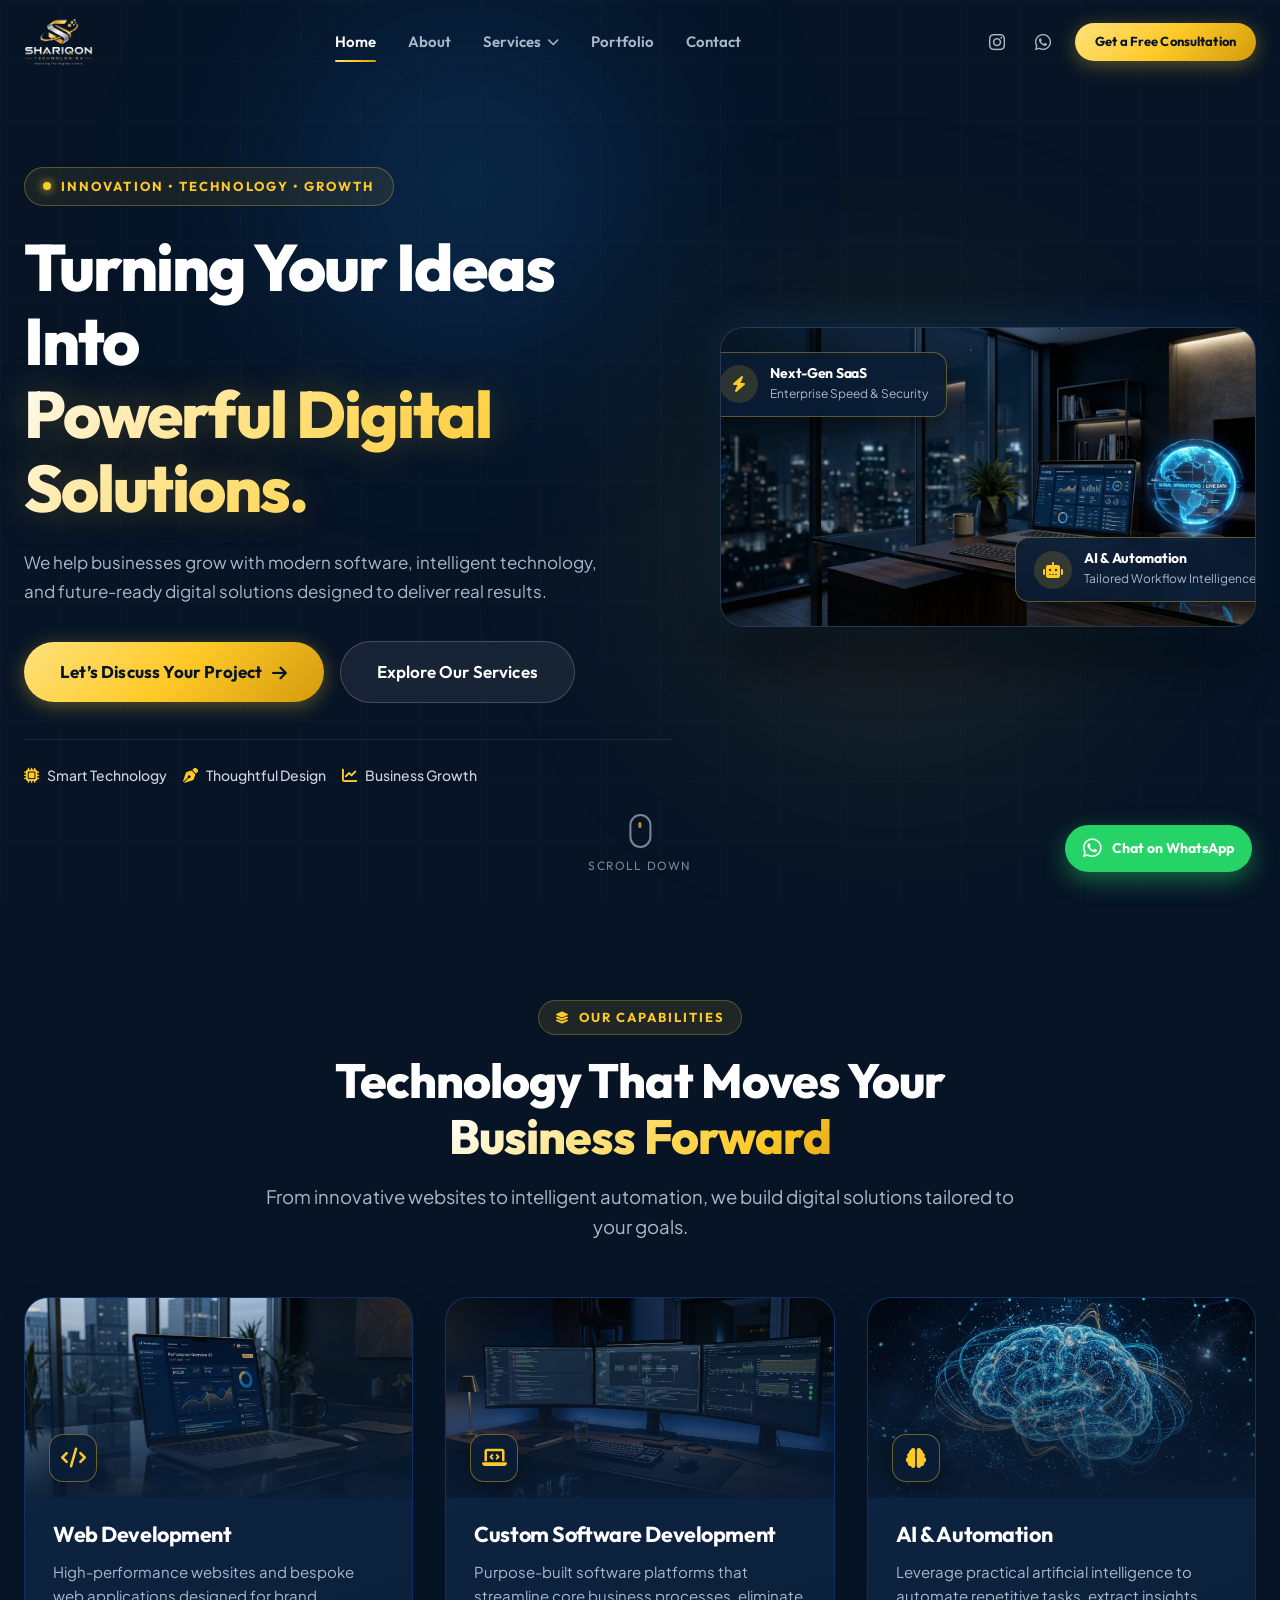
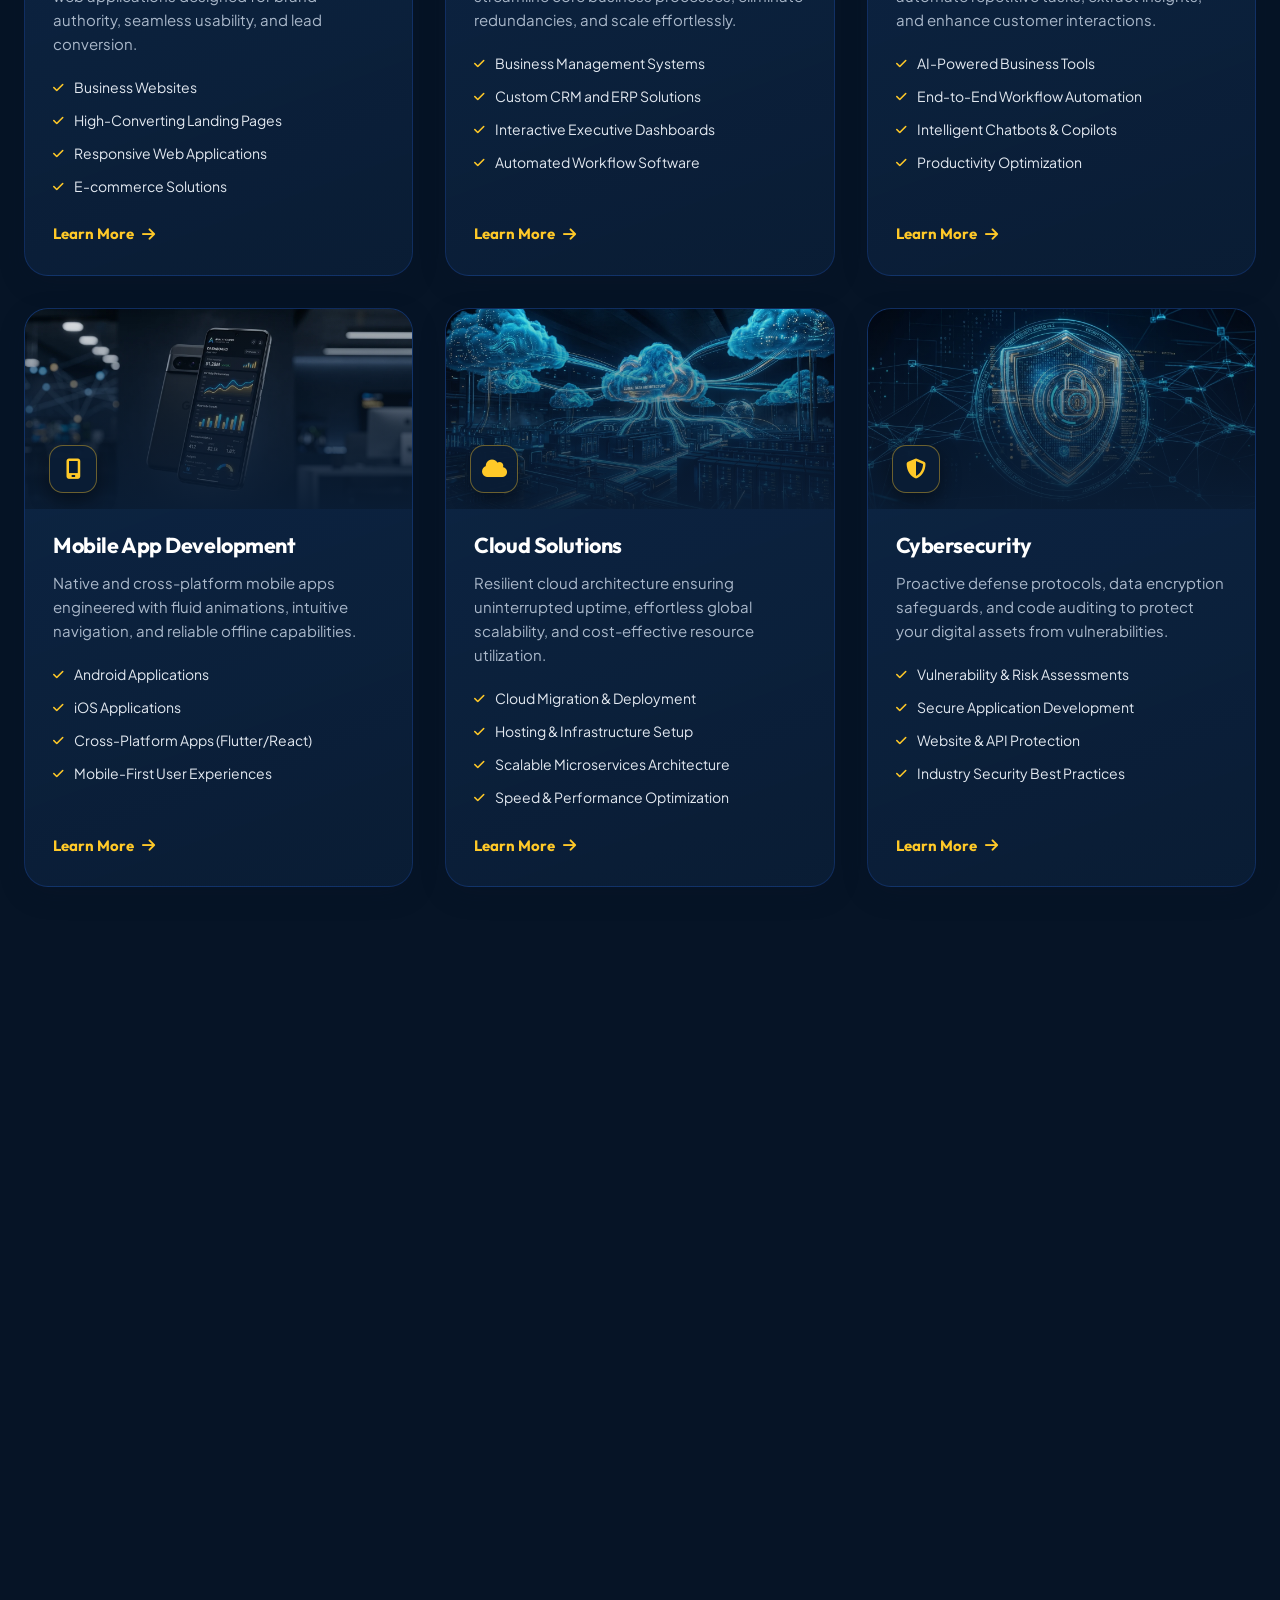
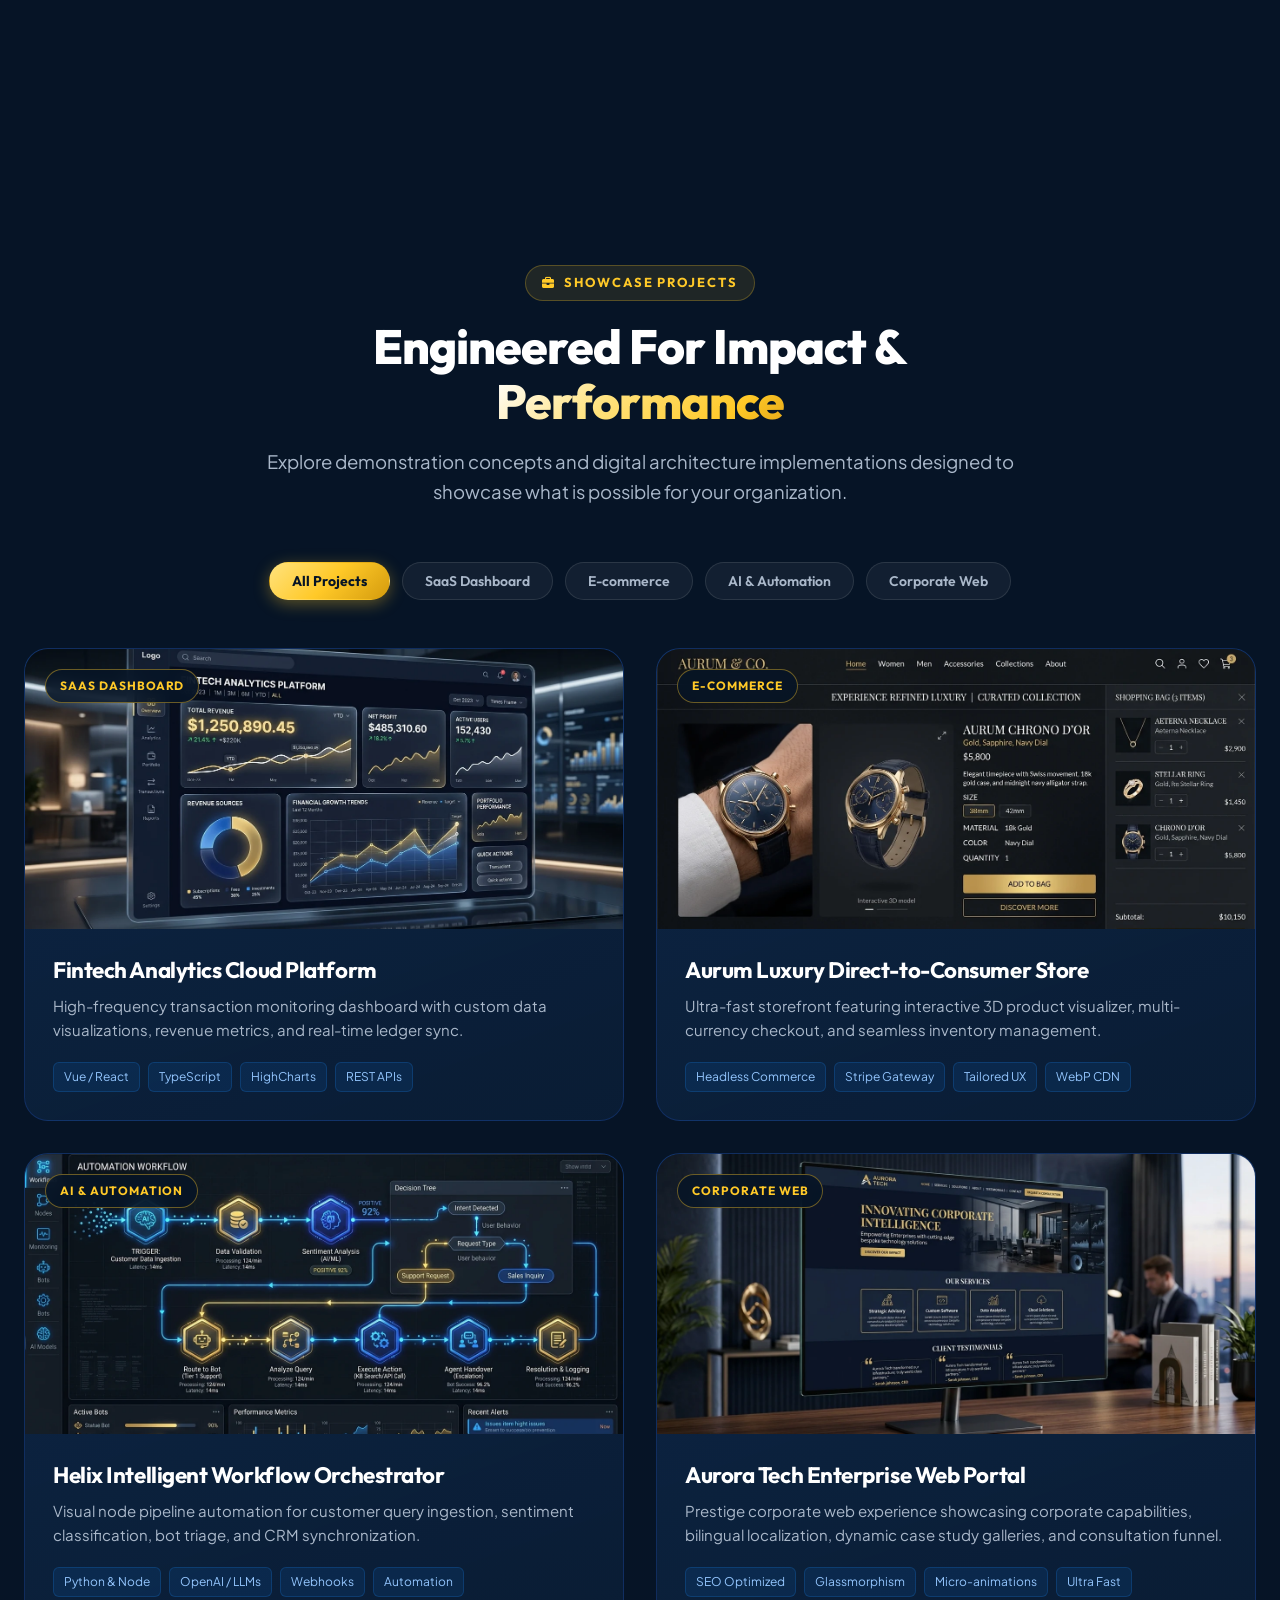
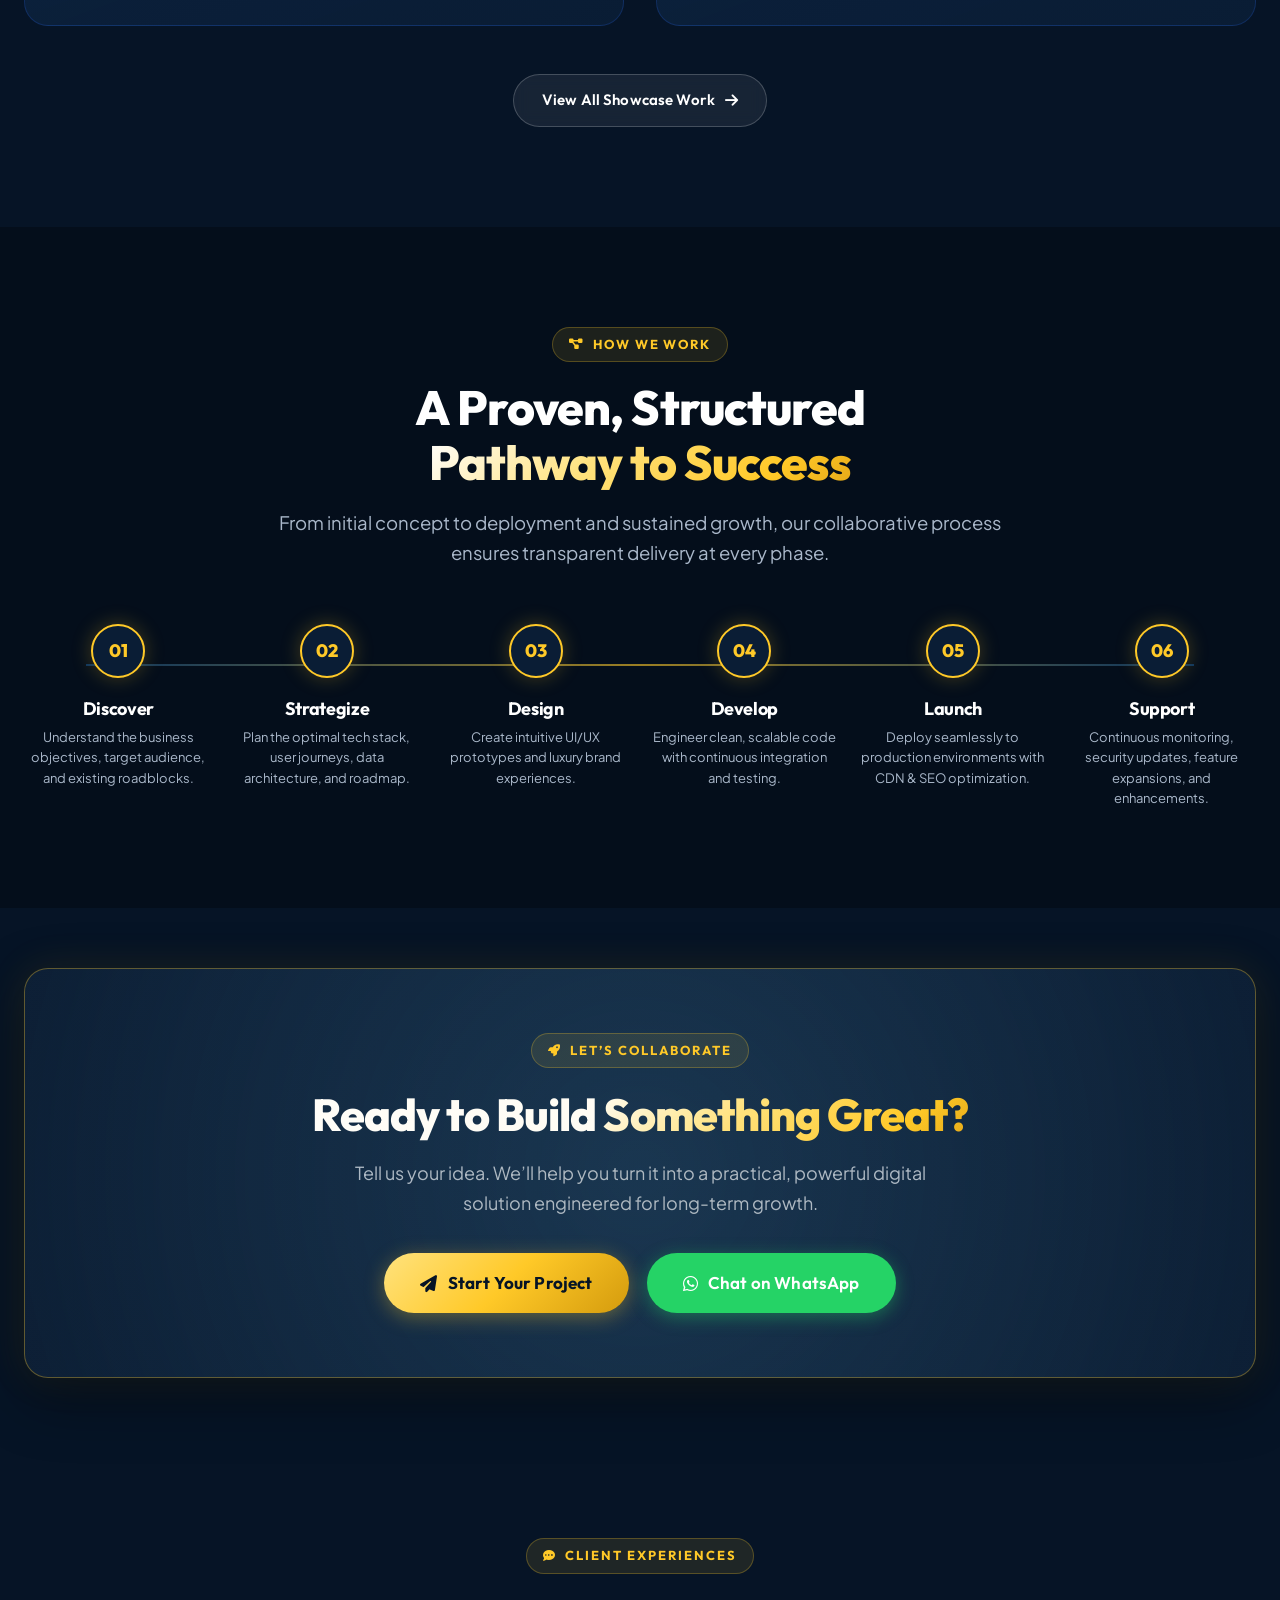
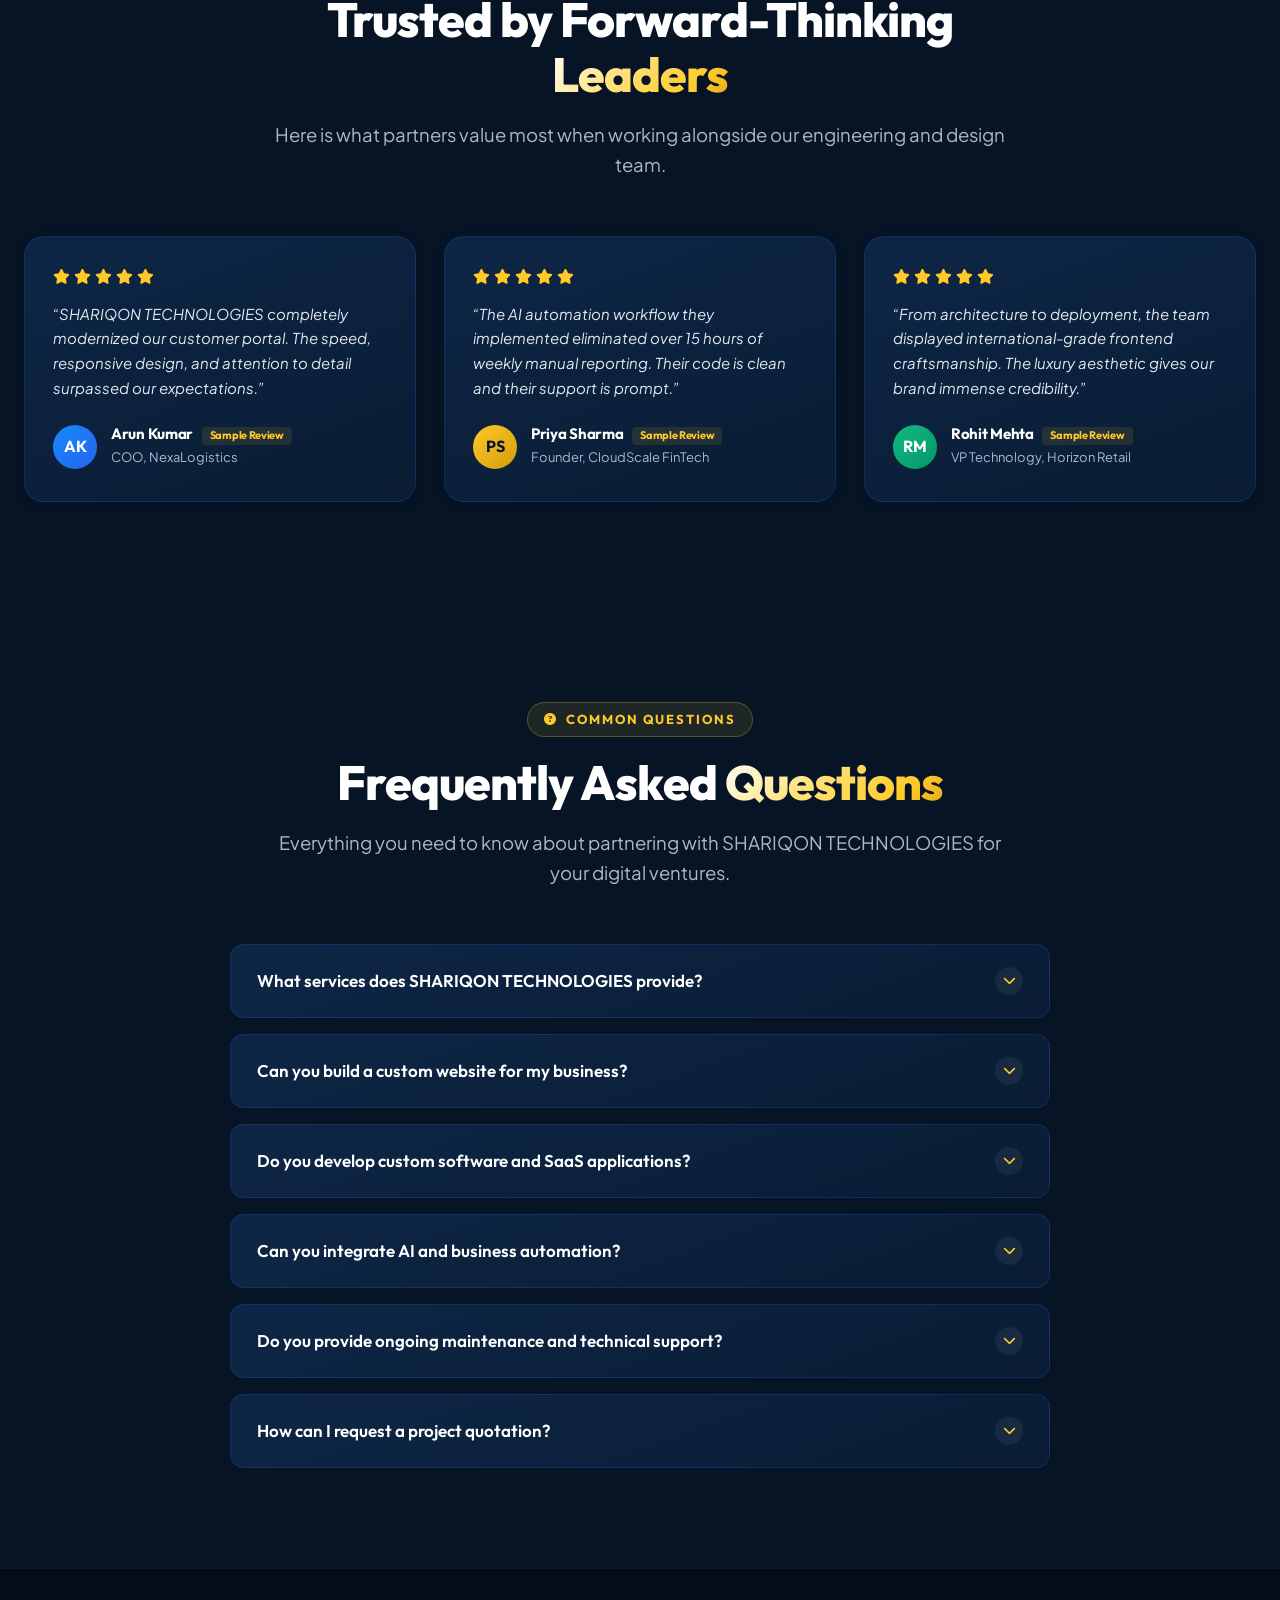
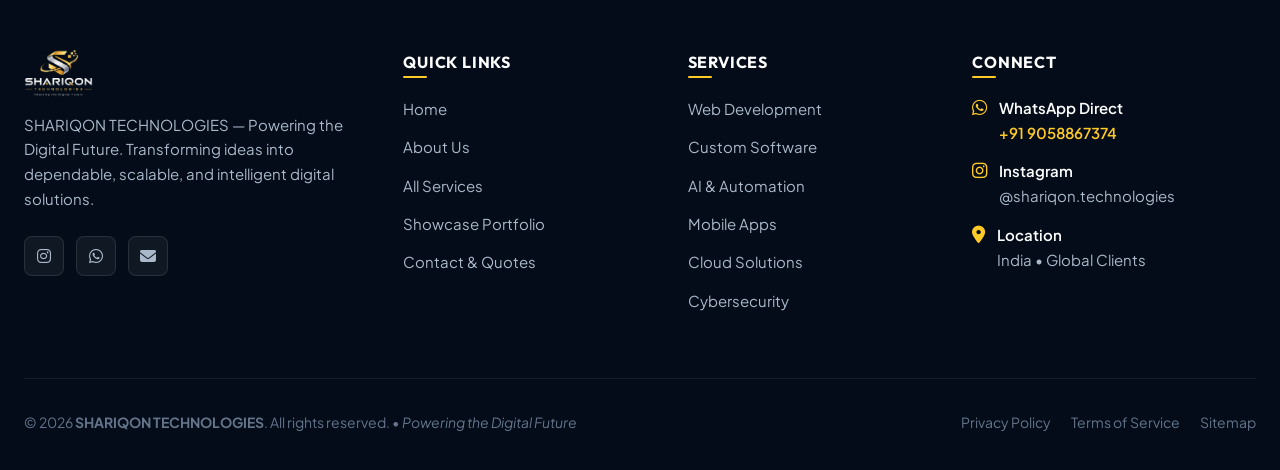
<file: index.html>
<!DOCTYPE html>
<html lang="en">
<head>
  <meta charset="UTF-8">
  <meta name="viewport" content="width=device-width, initial-scale=1.0">
  <title>SHARIQON TECHNOLOGIES | Web Development, Software &amp; AI Solutions</title>
  
  <!-- SEO Meta Tags -->
  <meta name="description" content="Transform your ideas with SHARIQON TECHNOLOGIES. Explore web development, custom software, AI automation, mobile apps, cloud solutions, and cybersecurity.">
  <meta name="keywords" content="SHARIQON TECHNOLOGIES, web development, custom software, AI automation, mobile apps, cloud solutions, cybersecurity, digital solutions">
  <meta name="author" content="SHARIQON TECHNOLOGIES">
  <link rel="canonical" href="https://shariqon.com/">

  <!-- Open Graph / Facebook -->
  <meta property="og:type" content="website">
  <meta property="og:url" content="https://shariqon.com/">
  <meta property="og:title" content="SHARIQON TECHNOLOGIES | Powering the Digital Future">
  <meta property="og:description" content="Turning Your Ideas Into Powerful Digital Solutions. Modern web development, custom software engineering, AI automation, and cloud architecture.">
  <meta property="og:image" content="assets/images/logo/logo-full.png">

  <!-- Twitter / X -->
  <meta name="twitter:card" content="summary_large_image">
  <meta name="twitter:title" content="SHARIQON TECHNOLOGIES | Powering the Digital Future">
  <meta name="twitter:description" content="Turning Your Ideas Into Powerful Digital Solutions. Explore web development, software, AI and cloud services.">
  <meta name="twitter:image" content="assets/images/logo/logo-full.png">

  <!-- Favicon and App Icons -->
  <link rel="icon" type="image/x-icon" href="assets/images/favicon/favicon.ico">
  <link rel="icon" type="image/png" sizes="32x32" href="assets/images/favicon/favicon-32x32.png">
  <link rel="icon" type="image/png" sizes="16x16" href="assets/images/favicon/favicon-16x16.png">
  <link rel="apple-touch-icon" sizes="180x180" href="assets/images/favicon/apple-touch-icon.png">
  <link rel="manifest" href="site.webmanifest">
  <meta name="theme-color" content="#061426">

  <!-- Google Fonts -->
  <link rel="preconnect" href="https://fonts.googleapis.com">
  <link rel="preconnect" href="https://fonts.gstatic.com" crossorigin>
  <link href="https://fonts.googleapis.com/css2?family=Outfit:wght@400;500;600;700;800;900&family=Plus+Jakarta+Sans:wght@300;400;500;600;700;800&display=swap" rel="stylesheet">

  <!-- Font Awesome 6 Icons -->
  <link rel="stylesheet" href="https://cdnjs.cloudflare.com/ajax/libs/font-awesome/6.5.2/css/all.min.css" crossorigin="anonymous" referrerpolicy="no-referrer" />

  <!-- Core Stylesheets -->
  <link rel="stylesheet" href="css/style.css">
  <link rel="stylesheet" href="css/responsive.css">

  <!-- Structured Data (JSON-LD) -->
  <script type="application/ld+json">
  {
    "@context": "https://schema.org",
    "@type": "Organization",
    "name": "SHARIQON TECHNOLOGIES",
    "url": "https://shariqon.com/",
    "logo": "https://shariqon.com/assets/images/logo/logo-full.png",
    "description": "Turning Your Ideas Into Powerful Digital Solutions. Modern web development, custom software engineering, AI automation, and cloud architecture.",
    "telephone": "+919058867374",
    "sameAs": [
      "https://www.instagram.com/shariqon.technologies/"
    ],
    "contactPoint": {
      "@type": "ContactPoint",
      "telephone": "+919058867374",
      "contactType": "customer service",
      "areaServed": "Global",
      "availableLanguage": ["English", "Hindi"]
    }
  }
  </script>
</head>
<body>

  <!-- ==========================================================================
       Header & Sticky Navigation Bar
       ========================================================================== -->
  <header class="header" id="header" role="banner">
    <div class="container nav-container">
      <a href="index.html" class="nav-brand" aria-label="SHARIQON TECHNOLOGIES Home">
        <img src="assets/images/logo/logo-light.png" alt="SHARIQON TECHNOLOGIES Logo" class="nav-logo-img" width="180" height="48">
      </a>

      <!-- Desktop Nav Menu -->
      <nav class="nav-menu" id="nav-menu" role="navigation" aria-label="Main Navigation">
        <div class="nav-item">
          <a href="index.html" class="nav-link active">Home</a>
        </div>
        <div class="nav-item">
          <a href="about.html" class="nav-link">About</a>
        </div>
        <div class="nav-item">
          <a href="services.html" class="nav-link dropdown-toggle" aria-haspopup="true">
            Services <i class="fa-solid fa-chevron-down" style="font-size: 0.75rem;"></i>
          </a>
          <div class="nav-dropdown" role="menu">
            <a href="services.html#web-dev" class="dropdown-link" role="menuitem">
              <i class="fa-solid fa-code"></i> Web Development
            </a>
            <a href="services.html#custom-software" class="dropdown-link" role="menuitem">
              <i class="fa-solid fa-laptop-code"></i> Custom Software
            </a>
            <a href="services.html#ai-automation" class="dropdown-link" role="menuitem">
              <i class="fa-solid fa-brain"></i> AI &amp; Automation
            </a>
            <a href="services.html#mobile-apps" class="dropdown-link" role="menuitem">
              <i class="fa-solid fa-mobile-screen"></i> Mobile App Dev
            </a>
            <a href="services.html#cloud-solutions" class="dropdown-link" role="menuitem">
              <i class="fa-solid fa-cloud"></i> Cloud Solutions
            </a>
            <a href="services.html#cybersecurity" class="dropdown-link" role="menuitem">
              <i class="fa-solid fa-shield-halved"></i> Cybersecurity
            </a>
          </div>
        </div>
        <div class="nav-item">
          <a href="portfolio.html" class="nav-link">Portfolio</a>
        </div>
        <div class="nav-item">
          <a href="contact.html" class="nav-link">Contact</a>
        </div>

        <!-- Mobile Drawer CTA -->
        <div class="mobile-menu-cta" style="display: none;">
          <a href="contact.html" class="btn btn-primary" style="width: 100%;">
            Get a Free Consultation
          </a>
        </div>
      </nav>

      <!-- Navigation Actions -->
      <div class="nav-actions">
        <a href="https://www.instagram.com/shariqon.technologies/" target="_blank" rel="noopener noreferrer" class="nav-social-link" aria-label="Visit our Instagram @shariqon.technologies">
          <i class="fa-brands fa-instagram"></i>
        </a>
        <a href="https://wa.me/919058867374?text=Hello%20SHARIQON%20TECHNOLOGIES%2C%20I%20would%20like%20to%20discuss%20a%20website%20or%20software%20development%20project." target="_blank" rel="noopener noreferrer" class="nav-social-link" aria-label="Chat on WhatsApp">
          <i class="fa-brands fa-whatsapp"></i>
        </a>
        <a href="contact.html" class="btn btn-primary btn-sm">
          Get a Free Consultation
        </a>
      </div>

      <!-- Mobile Hamburger Button -->
      <button class="nav-toggle" id="nav-toggle" aria-label="Toggle navigation menu" aria-expanded="false" aria-controls="nav-menu">
        <span class="hamburger-line"></span>
      </button>
    </div>
  </header>

  <main id="main-content">
    <!-- ==========================================================================
         Cinematic Hero Section
         ========================================================================== -->
    <section class="hero" id="home">
      <!-- Ambient Background Visual Elements -->
      <div class="hero-bg" aria-hidden="true">
        <div class="hero-glow-1"></div>
        <div class="hero-glow-2"></div>
        <div class="hero-grid-pattern"></div>
      </div>

      <div class="container hero-content-wrap">
        <!-- Hero Text -->
        <div class="hero-text" data-reveal>
          <div class="hero-badge">
            <span class="hero-badge-dot"></span>
            <span class="hero-badge-text">INNOVATION &bull; TECHNOLOGY &bull; GROWTH</span>
          </div>

          <h1 class="hero-title">
            Turning Your Ideas Into <span class="hero-title-highlight">Powerful Digital Solutions.</span>
          </h1>

          <p class="hero-description">
            We help businesses grow with modern software, intelligent technology, and future-ready digital solutions designed to deliver real results.
          </p>

          <div class="hero-ctas">
            <a href="contact.html" class="btn btn-primary btn-lg">
              Let&rsquo;s Discuss Your Project <i class="fa-solid fa-arrow-right"></i>
            </a>
            <a href="services.html" class="btn btn-secondary btn-lg">
              Explore Our Services
            </a>
          </div>

          <div class="hero-trust">
            <div class="hero-trust-tag">
              <i class="fa-solid fa-microchip"></i>
              <span>Smart Technology</span>
            </div>
            <div class="hero-trust-tag">
              <i class="fa-solid fa-pen-nib"></i>
              <span>Thoughtful Design</span>
            </div>
            <div class="hero-trust-tag">
              <i class="fa-solid fa-chart-line"></i>
              <span>Business Growth</span>
            </div>
          </div>
        </div>

        <!-- Hero Visual Showcase -->
        <div class="hero-visual" data-reveal>
          <div class="hero-visual-card">
            <img src="assets/images/hero-tech-workspace.webp" alt="SHARIQON TECHNOLOGIES high-tech software engineering workspace and live digital operations" class="hero-image" width="1376" height="768" fetchpriority="high">
            
            <!-- Floating Feature Badges -->
            <div class="hero-floating-badge hero-badge-top-left">
              <div class="hero-floating-icon">
                <i class="fa-solid fa-bolt"></i>
              </div>
              <div class="hero-floating-text">
                <h4>Next-Gen SaaS</h4>
                <p>Enterprise Speed &amp; Security</p>
              </div>
            </div>

            <div class="hero-floating-badge hero-badge-bottom-right">
              <div class="hero-floating-icon">
                <i class="fa-solid fa-robot"></i>
              </div>
              <div class="hero-floating-text">
                <h4>AI &amp; Automation</h4>
                <p>Tailored Workflow Intelligence</p>
              </div>
            </div>
          </div>
        </div>
      </div>

      <!-- Scroll Indicator -->
      <a href="#services" class="hero-scroll-indicator" aria-label="Scroll to services">
        <div class="scroll-mouse">
          <div class="scroll-wheel"></div>
        </div>
        <span>SCROLL DOWN</span>
      </a>
    </section>

    <!-- ==========================================================================
         Services Overview (6 Cards)
         ========================================================================== -->
    <section class="section" id="services">
      <div class="container">
        <div class="section-header" data-reveal>
          <div class="section-eyebrow">
            <i class="fa-solid fa-layer-group"></i> OUR CAPABILITIES
          </div>
          <h2 class="section-title">
            Technology That Moves Your <span class="text-gradient-gold">Business Forward</span>
          </h2>
          <p class="section-subtitle">
            From innovative websites to intelligent automation, we build digital solutions tailored to your goals.
          </p>
        </div>

        <div class="services-grid">
          <!-- Card 1: Web Development -->
          <article class="service-card" data-reveal>
            <div class="service-card-media">
              <img src="assets/images/web-development.webp" alt="Web Development and Responsive Design" class="service-card-img" width="1376" height="768" loading="lazy">
              <div class="service-card-overlay"></div>
              <div class="service-card-icon-badge">
                <i class="fa-solid fa-code"></i>
              </div>
            </div>
            <div class="service-card-body">
              <h3 class="service-card-title">Web Development</h3>
              <p class="service-card-description">
                High-performance websites and bespoke web applications designed for brand authority, seamless usability, and lead conversion.
              </p>
              <ul class="service-card-list">
                <li><i class="fa-solid fa-check"></i> Business Websites</li>
                <li><i class="fa-solid fa-check"></i> High-Converting Landing Pages</li>
                <li><i class="fa-solid fa-check"></i> Responsive Web Applications</li>
                <li><i class="fa-solid fa-check"></i> E-commerce Solutions</li>
              </ul>
              <a href="services.html#web-dev" class="service-card-link">
                Learn More <i class="fa-solid fa-arrow-right"></i>
              </a>
            </div>
          </article>

          <!-- Card 2: Custom Software Development -->
          <article class="service-card" data-reveal>
            <div class="service-card-media">
              <img src="assets/images/software-development.webp" alt="Custom Software Development" class="service-card-img" width="1376" height="768" loading="lazy">
              <div class="service-card-overlay"></div>
              <div class="service-card-icon-badge">
                <i class="fa-solid fa-laptop-code"></i>
              </div>
            </div>
            <div class="service-card-body">
              <h3 class="service-card-title">Custom Software Development</h3>
              <p class="service-card-description">
                Purpose-built software platforms that streamline core business processes, eliminate redundancies, and scale effortlessly.
              </p>
              <ul class="service-card-list">
                <li><i class="fa-solid fa-check"></i> Business Management Systems</li>
                <li><i class="fa-solid fa-check"></i> Custom CRM and ERP Solutions</li>
                <li><i class="fa-solid fa-check"></i> Interactive Executive Dashboards</li>
                <li><i class="fa-solid fa-check"></i> Automated Workflow Software</li>
              </ul>
              <a href="services.html#custom-software" class="service-card-link">
                Learn More <i class="fa-solid fa-arrow-right"></i>
              </a>
            </div>
          </article>

          <!-- Card 3: AI & Automation -->
          <article class="service-card" data-reveal>
            <div class="service-card-media">
              <img src="assets/images/ai-automation.webp" alt="AI and Intelligent Automation" class="service-card-img" width="1376" height="768" loading="lazy">
              <div class="service-card-overlay"></div>
              <div class="service-card-icon-badge">
                <i class="fa-solid fa-brain"></i>
              </div>
            </div>
            <div class="service-card-body">
              <h3 class="service-card-title">AI &amp; Automation</h3>
              <p class="service-card-description">
                Leverage practical artificial intelligence to automate repetitive tasks, extract insights, and enhance customer interactions.
              </p>
              <ul class="service-card-list">
                <li><i class="fa-solid fa-check"></i> AI-Powered Business Tools</li>
                <li><i class="fa-solid fa-check"></i> End-to-End Workflow Automation</li>
                <li><i class="fa-solid fa-check"></i> Intelligent Chatbots &amp; Copilots</li>
                <li><i class="fa-solid fa-check"></i> Productivity Optimization</li>
              </ul>
              <a href="services.html#ai-automation" class="service-card-link">
                Learn More <i class="fa-solid fa-arrow-right"></i>
              </a>
            </div>
          </article>

          <!-- Card 4: Mobile App Development -->
          <article class="service-card" data-reveal>
            <div class="service-card-media">
              <img src="assets/images/mobile-apps.webp" alt="Mobile App Development" class="service-card-img" width="1376" height="768" loading="lazy">
              <div class="service-card-overlay"></div>
              <div class="service-card-icon-badge">
                <i class="fa-solid fa-mobile-screen"></i>
              </div>
            </div>
            <div class="service-card-body">
              <h3 class="service-card-title">Mobile App Development</h3>
              <p class="service-card-description">
                Native and cross-platform mobile apps engineered with fluid animations, intuitive navigation, and reliable offline capabilities.
              </p>
              <ul class="service-card-list">
                <li><i class="fa-solid fa-check"></i> Android Applications</li>
                <li><i class="fa-solid fa-check"></i> iOS Applications</li>
                <li><i class="fa-solid fa-check"></i> Cross-Platform Apps (Flutter/React)</li>
                <li><i class="fa-solid fa-check"></i> Mobile-First User Experiences</li>
              </ul>
              <a href="services.html#mobile-apps" class="service-card-link">
                Learn More <i class="fa-solid fa-arrow-right"></i>
              </a>
            </div>
          </article>

          <!-- Card 5: Cloud Solutions -->
          <article class="service-card" data-reveal>
            <div class="service-card-media">
              <img src="assets/images/cloud-solutions.webp" alt="Cloud Infrastructure and Hosting" class="service-card-img" width="1376" height="768" loading="lazy">
              <div class="service-card-overlay"></div>
              <div class="service-card-icon-badge">
                <i class="fa-solid fa-cloud"></i>
              </div>
            </div>
            <div class="service-card-body">
              <h3 class="service-card-title">Cloud Solutions</h3>
              <p class="service-card-description">
                Resilient cloud architecture ensuring uninterrupted uptime, effortless global scalability, and cost-effective resource utilization.
              </p>
              <ul class="service-card-list">
                <li><i class="fa-solid fa-check"></i> Cloud Migration &amp; Deployment</li>
                <li><i class="fa-solid fa-check"></i> Hosting &amp; Infrastructure Setup</li>
                <li><i class="fa-solid fa-check"></i> Scalable Microservices Architecture</li>
                <li><i class="fa-solid fa-check"></i> Speed &amp; Performance Optimization</li>
              </ul>
              <a href="services.html#cloud-solutions" class="service-card-link">
                Learn More <i class="fa-solid fa-arrow-right"></i>
              </a>
            </div>
          </article>

          <!-- Card 6: Cybersecurity -->
          <article class="service-card" data-reveal>
            <div class="service-card-media">
              <img src="assets/images/cybersecurity.webp" alt="Cybersecurity and Protection" class="service-card-img" width="1376" height="768" loading="lazy">
              <div class="service-card-overlay"></div>
              <div class="service-card-icon-badge">
                <i class="fa-solid fa-shield-halved"></i>
              </div>
            </div>
            <div class="service-card-body">
              <h3 class="service-card-title">Cybersecurity</h3>
              <p class="service-card-description">
                Proactive defense protocols, data encryption safeguards, and code auditing to protect your digital assets from vulnerabilities.
              </p>
              <ul class="service-card-list">
                <li><i class="fa-solid fa-check"></i> Vulnerability &amp; Risk Assessments</li>
                <li><i class="fa-solid fa-check"></i> Secure Application Development</li>
                <li><i class="fa-solid fa-check"></i> Website &amp; API Protection</li>
                <li><i class="fa-solid fa-check"></i> Industry Security Best Practices</li>
              </ul>
              <a href="services.html#cybersecurity" class="service-card-link">
                Learn More <i class="fa-solid fa-arrow-right"></i>
              </a>
            </div>
          </article>
        </div>
      </div>
    </section>

    <!-- ==========================================================================
         Why Choose Us Section
         ========================================================================== -->
    <section class="section" id="why-choose-us">
      <div class="container">
        <div class="section-header" data-reveal>
          <div class="section-eyebrow">
            <i class="fa-solid fa-gem"></i> THE SHARIQON ADVANTAGE
          </div>
          <h2 class="section-title">
            Your Vision. <span class="text-gradient-gold">Our Technology.</span>
          </h2>
          <p class="section-subtitle">
            We partner with ambitious enterprises and emerging brands to build durable digital foundations that foster lasting market advantages.
          </p>
        </div>

        <div class="features-grid">
          <!-- Feature 1 -->
          <div class="feature-card" data-reveal>
            <div class="feature-icon-box">
              <i class="fa-solid fa-sliders"></i>
            </div>
            <h3 class="feature-title">Tailored Digital Solutions</h3>
            <p class="feature-description">
              We don’t believe in cookie-cutter templates. Every architecture and UI is customized to solve your specific operational challenges and business goals.
            </p>
          </div>

          <!-- Feature 2 -->
          <div class="feature-card" data-reveal>
            <div class="feature-icon-box">
              <i class="fa-solid fa-network-wired"></i>
            </div>
            <h3 class="feature-title">Modern &amp; Scalable Tech</h3>
            <p class="feature-description">
              Built with cutting-edge tech stacks and clean code standards that grow smoothly alongside your business without requiring costly rewrites.
            </p>
          </div>

          <!-- Feature 3 -->
          <div class="feature-card" data-reveal>
            <div class="feature-icon-box">
              <i class="fa-solid fa-users-viewfinder"></i>
            </div>
            <h3 class="feature-title">User-Centered Design</h3>
            <p class="feature-description">
              Striking visual aesthetics combined with intuitive UX pathways designed to delight users, minimize friction, and maximize retention.
            </p>
          </div>

          <!-- Feature 4 -->
          <div class="feature-card" data-reveal>
            <div class="feature-icon-box">
              <i class="fa-solid fa-headset"></i>
            </div>
            <h3 class="feature-title">Reliable Technical Support</h3>
            <p class="feature-description">
              Dependable assistance, ongoing monitoring, and proactive maintenance to keep your digital solutions running safely and peak-performing.
            </p>
          </div>
        </div>
      </div>
    </section>

    <!-- ==========================================================================
         Our Work / Portfolio Section
         ========================================================================== -->
    <section class="section" id="portfolio">
      <div class="container">
        <div class="section-header" data-reveal>
          <div class="section-eyebrow">
            <i class="fa-solid fa-briefcase"></i> SHOWCASE PROJECTS
          </div>
          <h2 class="section-title">
            Engineered For Impact &amp; <span class="text-gradient-gold">Performance</span>
          </h2>
          <p class="section-subtitle">
            Explore demonstration concepts and digital architecture implementations designed to showcase what is possible for your organization.
          </p>
        </div>

        <!-- Filter Buttons -->
        <div class="portfolio-filters" data-reveal>
          <button class="filter-btn active" data-filter="all">All Projects</button>
          <button class="filter-btn" data-filter="saas">SaaS Dashboard</button>
          <button class="filter-btn" data-filter="ecommerce">E-commerce</button>
          <button class="filter-btn" data-filter="automation">AI &amp; Automation</button>
          <button class="filter-btn" data-filter="business">Corporate Web</button>
        </div>

        <div class="portfolio-grid">
          <!-- Project 1 -->
          <article class="portfolio-card" data-category="saas" data-reveal>
            <div class="portfolio-card-media">
              <img src="assets/images/portfolio/saas-dashboard.webp" alt="Fintech SaaS Analytics Dashboard" class="portfolio-card-img" width="1376" height="768" loading="lazy">
              <span class="portfolio-badge">SaaS Dashboard</span>
            </div>
            <div class="portfolio-card-body">
              <h3 class="portfolio-card-title">Fintech Analytics Cloud Platform</h3>
              <p class="portfolio-card-desc">
                High-frequency transaction monitoring dashboard with custom data visualizations, revenue metrics, and real-time ledger sync.
              </p>
              <div class="portfolio-card-tags">
                <span class="portfolio-tag">Vue / React</span>
                <span class="portfolio-tag">TypeScript</span>
                <span class="portfolio-tag">HighCharts</span>
                <span class="portfolio-tag">REST APIs</span>
              </div>
            </div>
          </article>

          <!-- Project 2 -->
          <article class="portfolio-card" data-category="ecommerce" data-reveal>
            <div class="portfolio-card-media">
              <img src="assets/images/portfolio/ecommerce-platform.webp" alt="Luxury E-commerce Platform" class="portfolio-card-img" width="1376" height="768" loading="lazy">
              <span class="portfolio-badge">E-commerce</span>
            </div>
            <div class="portfolio-card-body">
              <h3 class="portfolio-card-title">Aurum Luxury Direct-to-Consumer Store</h3>
              <p class="portfolio-card-desc">
                Ultra-fast storefront featuring interactive 3D product visualizer, multi-currency checkout, and seamless inventory management.
              </p>
              <div class="portfolio-card-tags">
                <span class="portfolio-tag">Headless Commerce</span>
                <span class="portfolio-tag">Stripe Gateway</span>
                <span class="portfolio-tag">Tailored UX</span>
                <span class="portfolio-tag">WebP CDN</span>
              </div>
            </div>
          </article>

          <!-- Project 3 -->
          <article class="portfolio-card" data-category="automation" data-reveal>
            <div class="portfolio-card-media">
              <img src="assets/images/portfolio/business-automation.webp" alt="Enterprise AI Automation Pipeline" class="portfolio-card-img" width="1376" height="768" loading="lazy">
              <span class="portfolio-badge">AI &amp; Automation</span>
            </div>
            <div class="portfolio-card-body">
              <h3 class="portfolio-card-title">Helix Intelligent Workflow Orchestrator</h3>
              <p class="portfolio-card-desc">
                Visual node pipeline automation for customer query ingestion, sentiment classification, bot triage, and CRM synchronization.
              </p>
              <div class="portfolio-card-tags">
                <span class="portfolio-tag">Python &amp; Node</span>
                <span class="portfolio-tag">OpenAI / LLMs</span>
                <span class="portfolio-tag">Webhooks</span>
                <span class="portfolio-tag">Automation</span>
              </div>
            </div>
          </article>

          <!-- Project 4 -->
          <article class="portfolio-card" data-category="business" data-reveal>
            <div class="portfolio-card-media">
              <img src="assets/images/portfolio/business-website.webp" alt="Corporate Technology Web Platform" class="portfolio-card-img" width="1376" height="768" loading="lazy">
              <span class="portfolio-badge">Corporate Web</span>
            </div>
            <div class="portfolio-card-body">
              <h3 class="portfolio-card-title">Aurora Tech Enterprise Web Portal</h3>
              <p class="portfolio-card-desc">
                Prestige corporate web experience showcasing corporate capabilities, bilingual localization, dynamic case study galleries, and consultation funnel.
              </p>
              <div class="portfolio-card-tags">
                <span class="portfolio-tag">SEO Optimized</span>
                <span class="portfolio-tag">Glassmorphism</span>
                <span class="portfolio-tag">Micro-animations</span>
                <span class="portfolio-tag">Ultra Fast</span>
              </div>
            </div>
          </article>
        </div>

        <div style="text-align: center; margin-top: 48px;" data-reveal>
          <a href="portfolio.html" class="btn btn-secondary">
            View All Showcase Work <i class="fa-solid fa-arrow-right"></i>
          </a>
        </div>
      </div>
    </section>

    <!-- ==========================================================================
         Our Process Section (Horizontal / Vertical Timeline)
         ========================================================================== -->
    <section class="section" id="process" style="background: #040E1B;">
      <div class="container">
        <div class="section-header" data-reveal>
          <div class="section-eyebrow">
            <i class="fa-solid fa-diagram-project"></i> HOW WE WORK
          </div>
          <h2 class="section-title">
            A Proven, Structured <span class="text-gradient-gold">Pathway to Success</span>
          </h2>
          <p class="section-subtitle">
            From initial concept to deployment and sustained growth, our collaborative process ensures transparent delivery at every phase.
          </p>
        </div>

        <div class="process-timeline" data-reveal>
          <!-- Step 1 -->
          <div class="process-step">
            <div class="process-step-num">01</div>
            <div class="process-step-content">
              <h3 class="process-step-title">Discover</h3>
              <p class="process-step-desc">Understand the business objectives, target audience, and existing roadblocks.</p>
            </div>
          </div>

          <!-- Step 2 -->
          <div class="process-step">
            <div class="process-step-num">02</div>
            <div class="process-step-content">
              <h3 class="process-step-title">Strategize</h3>
              <p class="process-step-desc">Plan the optimal tech stack, user journeys, data architecture, and roadmap.</p>
            </div>
          </div>

          <!-- Step 3 -->
          <div class="process-step">
            <div class="process-step-num">03</div>
            <div class="process-step-content">
              <h3 class="process-step-title">Design</h3>
              <p class="process-step-desc">Create intuitive UI/UX prototypes and luxury brand experiences.</p>
            </div>
          </div>

          <!-- Step 4 -->
          <div class="process-step">
            <div class="process-step-num">04</div>
            <div class="process-step-content">
              <h3 class="process-step-title">Develop</h3>
              <p class="process-step-desc">Engineer clean, scalable code with continuous integration and testing.</p>
            </div>
          </div>

          <!-- Step 5 -->
          <div class="process-step">
            <div class="process-step-num">05</div>
            <div class="process-step-content">
              <h3 class="process-step-title">Launch</h3>
              <p class="process-step-desc">Deploy seamlessly to production environments with CDN &amp; SEO optimization.</p>
            </div>
          </div>

          <!-- Step 6 -->
          <div class="process-step">
            <div class="process-step-num">06</div>
            <div class="process-step-content">
              <h3 class="process-step-title">Support</h3>
              <p class="process-step-desc">Continuous monitoring, security updates, feature expansions, and enhancements.</p>
            </div>
          </div>
        </div>
      </div>
    </section>

    <!-- ==========================================================================
         Conversion Section (CTA Banner)
         ========================================================================== -->
    <section class="section section--sm" id="conversion">
      <div class="container">
        <div class="cta-banner" data-reveal>
          <div class="section-eyebrow" style="margin-bottom: 20px;">
            <i class="fa-solid fa-rocket"></i> LET&rsquo;S COLLABORATE
          </div>
          <h2 class="cta-title">
            Ready to Build <span class="text-gradient-gold">Something Great?</span>
          </h2>
          <p class="cta-desc">
            Tell us your idea. We’ll help you turn it into a practical, powerful digital solution engineered for long-term growth.
          </p>
          <div class="cta-buttons">
            <a href="contact.html" class="btn btn-primary btn-lg">
              <i class="fa-solid fa-paper-plane"></i> Start Your Project
            </a>
            <a href="https://wa.me/919058867374?text=Hello%20SHARIQON%20TECHNOLOGIES%2C%20I%20would%20like%20to%20discuss%20a%20website%20or%20software%20development%20project." target="_blank" rel="noopener noreferrer" class="btn btn-whatsapp btn-lg">
              <i class="fa-brands fa-whatsapp"></i> Chat on WhatsApp
            </a>
          </div>
        </div>
      </div>
    </section>

    <!-- ==========================================================================
         Client Testimonials (Sample Demonstration Reviews)
         ========================================================================== -->
    <section class="section" id="testimonials">
      <div class="container">
        <div class="section-header" data-reveal>
          <div class="section-eyebrow">
            <i class="fa-solid fa-comment-dots"></i> CLIENT EXPERIENCES
          </div>
          <h2 class="section-title">
            Trusted by Forward-Thinking <span class="text-gradient-gold">Leaders</span>
          </h2>
          <p class="section-subtitle">
            Here is what partners value most when working alongside our engineering and design team.
          </p>
        </div>

        <div class="testimonials-grid">
          <!-- Testimonial 1 -->
          <div class="testimonial-card" data-reveal>
            <div class="testimonial-stars">
              <i class="fa-solid fa-star"></i>
              <i class="fa-solid fa-star"></i>
              <i class="fa-solid fa-star"></i>
              <i class="fa-solid fa-star"></i>
              <i class="fa-solid fa-star"></i>
            </div>
            <p class="testimonial-text">
              &ldquo;SHARIQON TECHNOLOGIES completely modernized our customer portal. The speed, responsive design, and attention to detail surpassed our expectations.&rdquo;
            </p>
            <div class="testimonial-author">
              <div class="author-avatar">AK</div>
              <div class="author-info">
                <h5>Arun Kumar <span class="sample-badge">Sample Review</span></h5>
                <p>COO, NexaLogistics</p>
              </div>
            </div>
          </div>

          <!-- Testimonial 2 -->
          <div class="testimonial-card" data-reveal>
            <div class="testimonial-stars">
              <i class="fa-solid fa-star"></i>
              <i class="fa-solid fa-star"></i>
              <i class="fa-solid fa-star"></i>
              <i class="fa-solid fa-star"></i>
              <i class="fa-solid fa-star"></i>
            </div>
            <p class="testimonial-text">
              &ldquo;The AI automation workflow they implemented eliminated over 15 hours of weekly manual reporting. Their code is clean and their support is prompt.&rdquo;
            </p>
            <div class="testimonial-author">
              <div class="author-avatar" style="background: linear-gradient(135deg, #FFC928, #D49B0D); color: #061426;">PS</div>
              <div class="author-info">
                <h5>Priya Sharma <span class="sample-badge">Sample Review</span></h5>
                <p>Founder, CloudScale FinTech</p>
              </div>
            </div>
          </div>

          <!-- Testimonial 3 -->
          <div class="testimonial-card" data-reveal>
            <div class="testimonial-stars">
              <i class="fa-solid fa-star"></i>
              <i class="fa-solid fa-star"></i>
              <i class="fa-solid fa-star"></i>
              <i class="fa-solid fa-star"></i>
              <i class="fa-solid fa-star"></i>
            </div>
            <p class="testimonial-text">
              &ldquo;From architecture to deployment, the team displayed international-grade frontend craftsmanship. The luxury aesthetic gives our brand immense credibility.&rdquo;
            </p>
            <div class="testimonial-author">
              <div class="author-avatar" style="background: linear-gradient(135deg, #10B981, #059669);">RM</div>
              <div class="author-info">
                <h5>Rohit Mehta <span class="sample-badge">Sample Review</span></h5>
                <p>VP Technology, Horizon Retail</p>
              </div>
            </div>
          </div>
        </div>
      </div>
    </section>

    <!-- ==========================================================================
         Frequently Asked Questions (FAQ Accordion)
         ========================================================================== -->
    <section class="section" id="faq">
      <div class="container">
        <div class="section-header" data-reveal>
          <div class="section-eyebrow">
            <i class="fa-solid fa-circle-question"></i> COMMON QUESTIONS
          </div>
          <h2 class="section-title">
            Frequently Asked <span class="text-gradient-gold">Questions</span>
          </h2>
          <p class="section-subtitle">
            Everything you need to know about partnering with SHARIQON TECHNOLOGIES for your digital ventures.
          </p>
        </div>

        <div class="faq-wrap" data-reveal>
          <!-- FAQ 1 -->
          <div class="faq-item">
            <button class="faq-question" aria-expanded="false">
              <span>What services does SHARIQON TECHNOLOGIES provide?</span>
              <span class="faq-icon"><i class="fa-solid fa-chevron-down"></i></span>
            </button>
            <div class="faq-answer">
              <p>We provide full-spectrum digital technology services including high-performance Web Development, Custom Software &amp; SaaS Platforms, AI &amp; Business Process Automation, Mobile Application Development (iOS &amp; Android), Cloud Infrastructure Management, and Cybersecurity Auditing.</p>
            </div>
          </div>

          <!-- FAQ 2 -->
          <div class="faq-item">
            <button class="faq-question" aria-expanded="false">
              <span>Can you build a custom website for my business?</span>
              <span class="faq-icon"><i class="fa-solid fa-chevron-down"></i></span>
            </button>
            <div class="faq-answer">
              <p>Yes, absolutely. We design and develop tailor-made corporate websites, e-commerce stores, and high-converting landing pages built on modern web technologies, optimized for search engines (SEO), ultra-fast load times, and flawless mobile responsiveness.</p>
            </div>
          </div>

          <!-- FAQ 3 -->
          <div class="faq-item">
            <button class="faq-question" aria-expanded="false">
              <span>Do you develop custom software and SaaS applications?</span>
              <span class="faq-icon"><i class="fa-solid fa-chevron-down"></i></span>
            </button>
            <div class="faq-answer">
              <p>Yes. We specialize in custom business management systems, ERP/CRM portals, multi-tenant SaaS products, and workflow automation engines designed with scalable database architectures, robust APIs, and role-based access control.</p>
            </div>
          </div>

          <!-- FAQ 4 -->
          <div class="faq-item">
            <button class="faq-question" aria-expanded="false">
              <span>Can you integrate AI and business automation?</span>
              <span class="faq-icon"><i class="fa-solid fa-chevron-down"></i></span>
            </button>
            <div class="faq-answer">
              <p>Yes! We implement smart automation pipelines, conversational AI copilots, intelligent document parsers, and custom machine learning algorithms that reduce manual labor and optimize your business operations.</p>
            </div>
          </div>

          <!-- FAQ 5 -->
          <div class="faq-item">
            <button class="faq-question" aria-expanded="false">
              <span>Do you provide ongoing maintenance and technical support?</span>
              <span class="faq-icon"><i class="fa-solid fa-chevron-down"></i></span>
            </button>
            <div class="faq-answer">
              <p>Yes. Following deployment, we offer continuous maintenance packages covering uptime monitoring, security patching, cloud optimization, routine backups, and iterative feature development.</p>
            </div>
          </div>

          <!-- FAQ 6 -->
          <div class="faq-item">
            <button class="faq-question" aria-expanded="false">
              <span>How can I request a project quotation?</span>
              <span class="faq-icon"><i class="fa-solid fa-chevron-down"></i></span>
            </button>
            <div class="faq-answer">
              <p>You can submit a project brief through our <a href="contact.html" style="color: var(--color-gold-primary); font-weight: 600; text-decoration: underline;">Contact Page</a> or connect directly with our engineering team on WhatsApp at <strong>+91 9058867374</strong>. We will review your requirements and provide an estimated timeline and proposal within 24 hours.</p>
            </div>
          </div>
        </div>
      </div>
    </section>
  </main>

  <!-- ==========================================================================
       Footer
       ========================================================================== -->
  <footer class="footer" role="contentinfo">
    <div class="container">
      <div class="footer-top">
        <!-- Brand Column -->
        <div class="footer-col">
          <a href="index.html" class="nav-brand" style="margin-bottom: 8px;">
            <img src="assets/images/logo/logo-light.png" alt="SHARIQON TECHNOLOGIES" class="nav-logo-img" width="180" height="48">
          </a>
          <p class="footer-brand-desc">
            SHARIQON TECHNOLOGIES — Powering the Digital Future. Transforming ideas into dependable, scalable, and intelligent digital solutions.
          </p>
          <div class="footer-socials">
            <a href="https://www.instagram.com/shariqon.technologies/" target="_blank" rel="noopener noreferrer" class="footer-social-btn" aria-label="Follow us on Instagram @shariqon.technologies">
              <i class="fa-brands fa-instagram"></i>
            </a>
            <a href="https://wa.me/919058867374?text=Hello%20SHARIQON%20TECHNOLOGIES%2C%20I%20would%20like%20to%20discuss%20a%20website%20or%20software%20development%20project." target="_blank" rel="noopener noreferrer" class="footer-social-btn" aria-label="Message on WhatsApp +91 9058867374">
              <i class="fa-brands fa-whatsapp"></i>
            </a>
            <a href="contact.html" class="footer-social-btn" aria-label="Send us an email">
              <i class="fa-solid fa-envelope"></i>
            </a>
          </div>
        </div>

        <!-- Quick Navigation -->
        <div class="footer-col">
          <h4 class="footer-heading">Quick Links</h4>
          <ul class="footer-links">
            <li><a href="index.html" class="footer-link">Home</a></li>
            <li><a href="about.html" class="footer-link">About Us</a></li>
            <li><a href="services.html" class="footer-link">All Services</a></li>
            <li><a href="portfolio.html" class="footer-link">Showcase Portfolio</a></li>
            <li><a href="contact.html" class="footer-link">Contact &amp; Quotes</a></li>
          </ul>
        </div>

        <!-- Services -->
        <div class="footer-col">
          <h4 class="footer-heading">Services</h4>
          <ul class="footer-links">
            <li><a href="services.html#web-dev" class="footer-link">Web Development</a></li>
            <li><a href="services.html#custom-software" class="footer-link">Custom Software</a></li>
            <li><a href="services.html#ai-automation" class="footer-link">AI &amp; Automation</a></li>
            <li><a href="services.html#mobile-apps" class="footer-link">Mobile Apps</a></li>
            <li><a href="services.html#cloud-solutions" class="footer-link">Cloud Solutions</a></li>
            <li><a href="services.html#cybersecurity" class="footer-link">Cybersecurity</a></li>
          </ul>
        </div>

        <!-- Contact Details -->
        <div class="footer-col">
          <h4 class="footer-heading">Connect</h4>
          <div class="footer-contact-item">
            <i class="fa-brands fa-whatsapp"></i>
            <div>
              <div style="color: var(--color-white); font-weight: 600;">WhatsApp Direct</div>
              <a href="https://wa.me/919058867374" target="_blank" rel="noopener noreferrer" style="color: var(--color-gold-primary); font-weight: 600;">+91 9058867374</a>
            </div>
          </div>
          <div class="footer-contact-item">
            <i class="fa-brands fa-instagram"></i>
            <div>
              <div style="color: var(--color-white); font-weight: 600;">Instagram</div>
              <a href="https://www.instagram.com/shariqon.technologies/" target="_blank" rel="noopener noreferrer" style="color: var(--color-text-muted);">@shariqon.technologies</a>
            </div>
          </div>
          <div class="footer-contact-item">
            <i class="fa-solid fa-location-dot"></i>
            <div>
              <div style="color: var(--color-white); font-weight: 600;">Location</div>
              <span>India &bull; Global Clients</span>
            </div>
          </div>
        </div>
      </div>

      <!-- Footer Bottom -->
      <div class="footer-bottom">
        <div>
          &copy; <span id="current-year">2026</span> <strong>SHARIQON TECHNOLOGIES</strong>. All rights reserved. &bull; <em>Powering the Digital Future</em>
        </div>
        <div class="footer-legal-links">
          <a href="contact.html">Privacy Policy</a>
          <a href="contact.html">Terms of Service</a>
          <a href="sitemap.xml">Sitemap</a>
        </div>
      </div>
    </div>
  </footer>

  <!-- ==========================================================================
       Floating WhatsApp Button & Back To Top
       ========================================================================== -->
  <a href="https://wa.me/919058867374?text=Hello%20SHARIQON%20TECHNOLOGIES%2C%20I%20would%20like%20to%20discuss%20a%20website%20or%20software%20development%20project." target="_blank" rel="noopener noreferrer" class="floating-whatsapp" id="floating-whatsapp" aria-label="Chat with us on WhatsApp" title="Chat with us on WhatsApp">
    <i class="fa-brands fa-whatsapp"></i>
    <span>Chat on WhatsApp</span>
  </a>

  <button class="back-to-top" id="back-to-top" aria-label="Back to top">
    <i class="fa-solid fa-arrow-up"></i>
  </button>

  <!-- Core JavaScript -->
  <script src="js/script.js" defer></script>
</body>
</html>
</file>
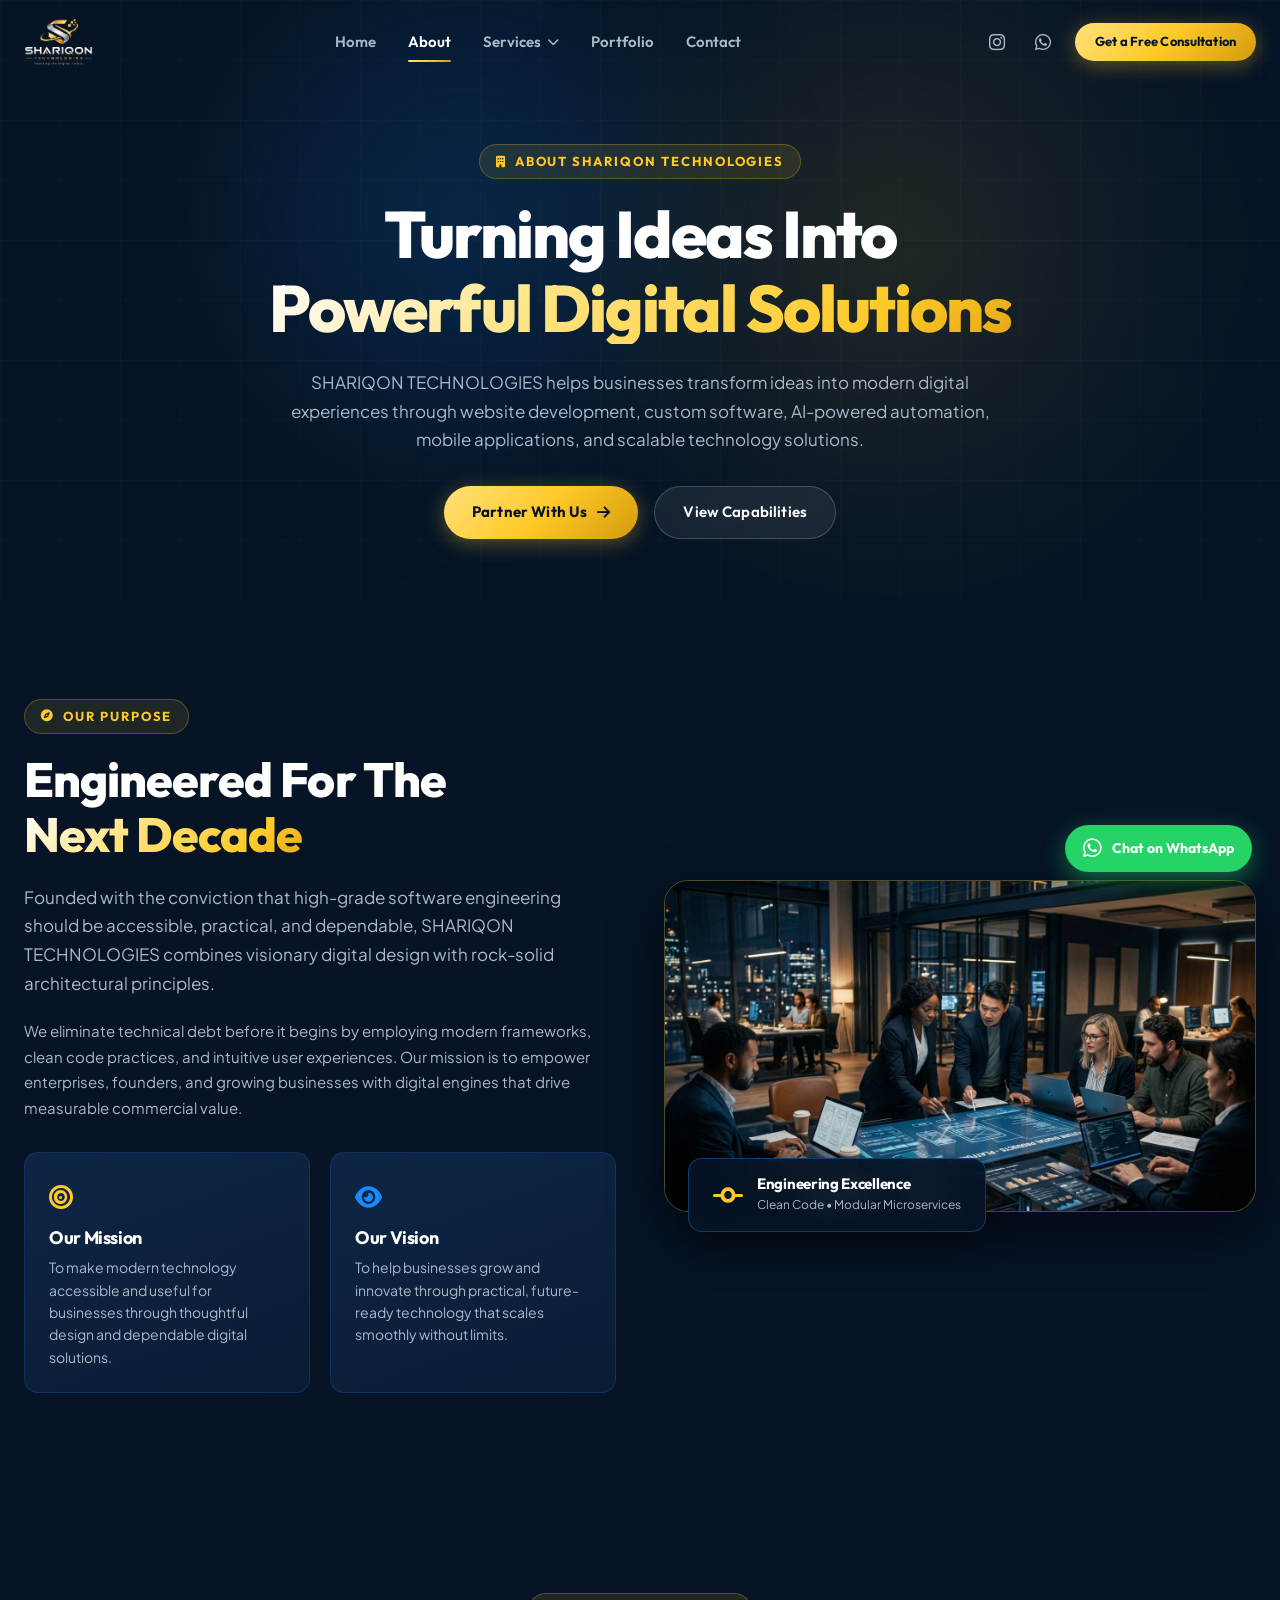
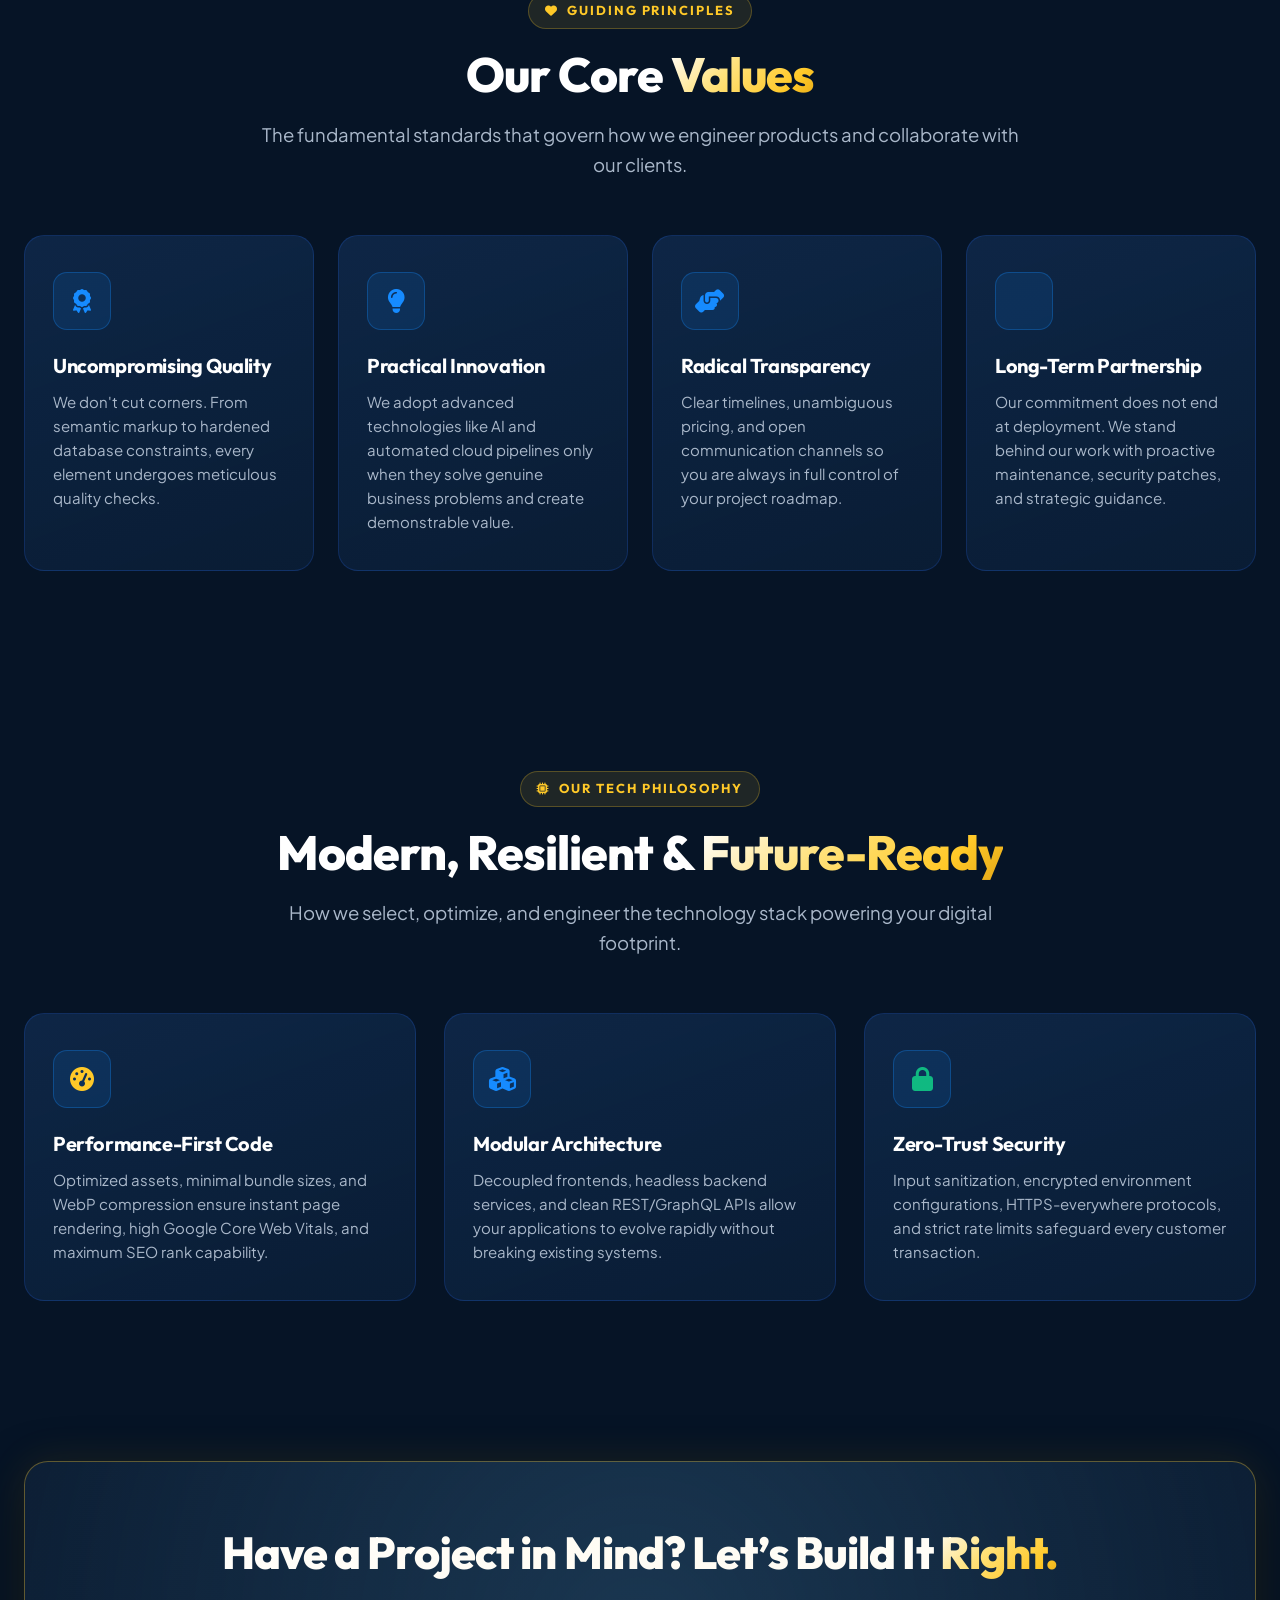
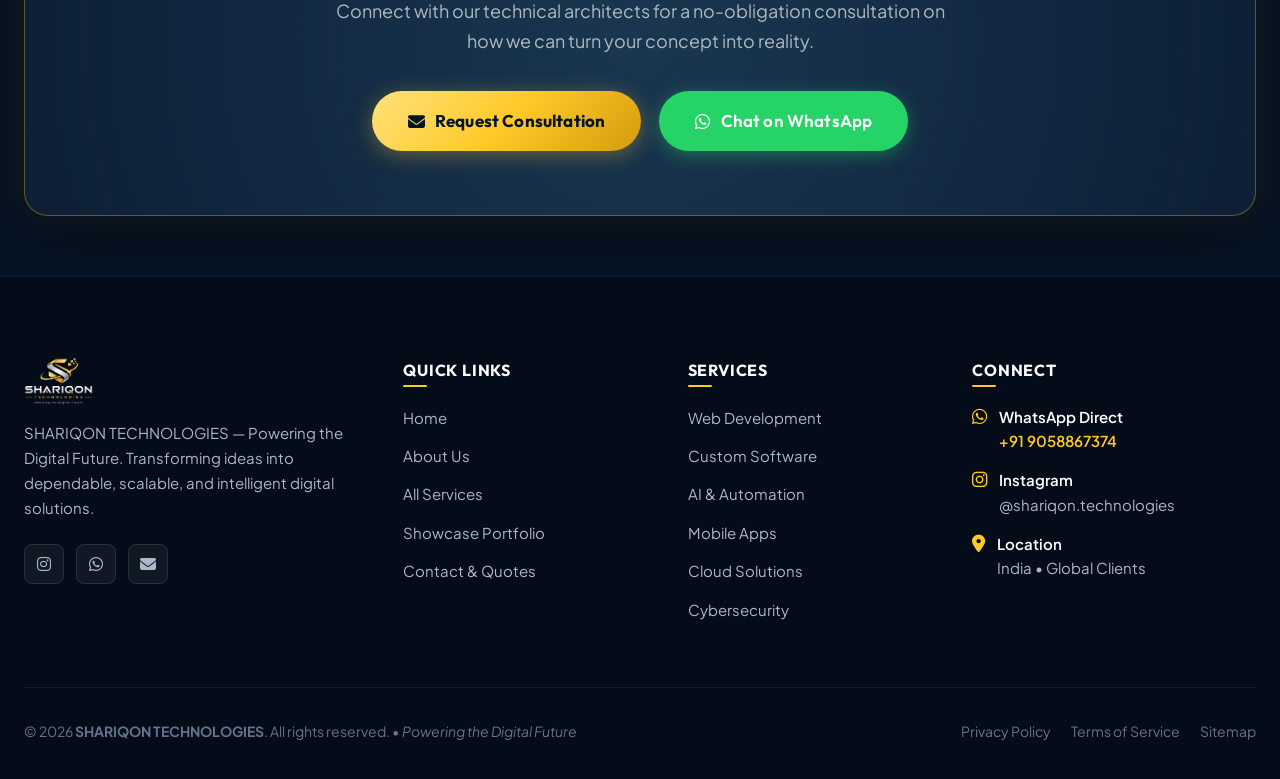
<file: about.html>
<!DOCTYPE html>
<html lang="en">
<head>
  <meta charset="UTF-8">
  <meta name="viewport" content="width=device-width, initial-scale=1.0">
  <title>About Us | SHARIQON TECHNOLOGIES — Powering the Digital Future</title>
  
  <!-- SEO Meta Tags -->
  <meta name="description" content="Learn about SHARIQON TECHNOLOGIES, our mission, vision, and technology-focused approach to building modern web applications, custom software, and AI solutions.">
  <meta name="keywords" content="About SHARIQON TECHNOLOGIES, tech company mission, software engineering, digital transformation partner">
  <link rel="canonical" href="https://shariqon.com/about.html">

  <!-- Open Graph -->
  <meta property="og:type" content="website">
  <meta property="og:url" content="https://shariqon.com/about.html">
  <meta property="og:title" content="About Us | SHARIQON TECHNOLOGIES">
  <meta property="og:description" content="To make modern technology accessible and useful for businesses through thoughtful design and dependable digital solutions.">
  <meta property="og:image" content="assets/images/logo/logo-full.png">

  <!-- Favicon and App Icons -->
  <link rel="icon" type="image/x-icon" href="assets/images/favicon/favicon.ico">
  <link rel="icon" type="image/png" sizes="32x32" href="assets/images/favicon/favicon-32x32.png">
  <link rel="icon" type="image/png" sizes="16x16" href="assets/images/favicon/favicon-16x16.png">
  <link rel="apple-touch-icon" sizes="180x180" href="assets/images/favicon/apple-touch-icon.png">
  <meta name="theme-color" content="#061426">

  <!-- Google Fonts & Font Awesome -->
  <link rel="preconnect" href="https://fonts.googleapis.com">
  <link rel="preconnect" href="https://fonts.gstatic.com" crossorigin>
  <link href="https://fonts.googleapis.com/css2?family=Outfit:wght@400;500;600;700;800;900&family=Plus+Jakarta+Sans:wght@300;400;500;600;700;800&display=swap" rel="stylesheet">
  <link rel="stylesheet" href="https://cdnjs.cloudflare.com/ajax/libs/font-awesome/6.5.2/css/all.min.css" crossorigin="anonymous" referrerpolicy="no-referrer" />

  <!-- Core Stylesheets -->
  <link rel="stylesheet" href="css/style.css">
  <link rel="stylesheet" href="css/responsive.css">
</head>
<body>

  <!-- ==========================================================================
       Header & Sticky Navigation Bar
       ========================================================================== -->
  <header class="header" id="header" role="banner">
    <div class="container nav-container">
      <a href="index.html" class="nav-brand" aria-label="SHARIQON TECHNOLOGIES Home">
        <img src="assets/images/logo/logo-light.png" alt="SHARIQON TECHNOLOGIES Logo" class="nav-logo-img" width="180" height="48">
      </a>

      <!-- Desktop Nav Menu -->
      <nav class="nav-menu" id="nav-menu" role="navigation" aria-label="Main Navigation">
        <div class="nav-item">
          <a href="index.html" class="nav-link">Home</a>
        </div>
        <div class="nav-item">
          <a href="about.html" class="nav-link active">About</a>
        </div>
        <div class="nav-item">
          <a href="services.html" class="nav-link dropdown-toggle" aria-haspopup="true">
            Services <i class="fa-solid fa-chevron-down" style="font-size: 0.75rem;"></i>
          </a>
          <div class="nav-dropdown" role="menu">
            <a href="services.html#web-dev" class="dropdown-link" role="menuitem">
              <i class="fa-solid fa-code"></i> Web Development
            </a>
            <a href="services.html#custom-software" class="dropdown-link" role="menuitem">
              <i class="fa-solid fa-laptop-code"></i> Custom Software
            </a>
            <a href="services.html#ai-automation" class="dropdown-link" role="menuitem">
              <i class="fa-solid fa-brain"></i> AI &amp; Automation
            </a>
            <a href="services.html#mobile-apps" class="dropdown-link" role="menuitem">
              <i class="fa-solid fa-mobile-screen"></i> Mobile App Dev
            </a>
            <a href="services.html#cloud-solutions" class="dropdown-link" role="menuitem">
              <i class="fa-solid fa-cloud"></i> Cloud Solutions
            </a>
            <a href="services.html#cybersecurity" class="dropdown-link" role="menuitem">
              <i class="fa-solid fa-shield-halved"></i> Cybersecurity
            </a>
          </div>
        </div>
        <div class="nav-item">
          <a href="portfolio.html" class="nav-link">Portfolio</a>
        </div>
        <div class="nav-item">
          <a href="contact.html" class="nav-link">Contact</a>
        </div>

        <div class="mobile-menu-cta" style="display: none;">
          <a href="contact.html" class="btn btn-primary" style="width: 100%;">
            Get a Free Consultation
          </a>
        </div>
      </nav>

      <div class="nav-actions">
        <a href="https://www.instagram.com/shariqon.technologies/" target="_blank" rel="noopener noreferrer" class="nav-social-link" aria-label="Visit our Instagram @shariqon.technologies">
          <i class="fa-brands fa-instagram"></i>
        </a>
        <a href="https://wa.me/919058867374?text=Hello%20SHARIQON%20TECHNOLOGIES%2C%20I%20would%20like%20to%20discuss%20a%20website%20or%20software%20development%20project." target="_blank" rel="noopener noreferrer" class="nav-social-link" aria-label="Chat on WhatsApp">
          <i class="fa-brands fa-whatsapp"></i>
        </a>
        <a href="contact.html" class="btn btn-primary btn-sm">
          Get a Free Consultation
        </a>
      </div>

      <button class="nav-toggle" id="nav-toggle" aria-label="Toggle navigation menu" aria-expanded="false" aria-controls="nav-menu">
        <span class="hamburger-line"></span>
      </button>
    </div>
  </header>

  <main id="main-content">
    <!-- ==========================================================================
         About Hero Section
         ========================================================================== -->
    <section class="hero" style="min-height: 520px; padding-top: calc(var(--nav-height) + 60px); padding-bottom: 60px;">
      <div class="hero-bg" aria-hidden="true">
        <div class="hero-glow-1"></div>
        <div class="hero-glow-2"></div>
        <div class="hero-grid-pattern"></div>
      </div>

      <div class="container" style="position: relative; z-index: 2; text-align: center;">
        <div class="section-eyebrow" data-reveal>
          <i class="fa-solid fa-building"></i> ABOUT SHARIQON TECHNOLOGIES
        </div>
        <h1 class="hero-title" data-reveal style="max-width: 900px; margin: 0 auto 24px auto;">
          Turning Ideas Into <span class="text-gradient-gold">Powerful Digital Solutions</span>
        </h1>
        <p class="hero-description" data-reveal style="max-width: 720px; margin: 0 auto 32px auto;">
          SHARIQON TECHNOLOGIES helps businesses transform ideas into modern digital experiences through website development, custom software, AI-powered automation, mobile applications, and scalable technology solutions.
        </p>
        <div style="display: flex; justify-content: center; gap: 16px;" data-reveal>
          <a href="contact.html" class="btn btn-primary">
            Partner With Us <i class="fa-solid fa-arrow-right"></i>
          </a>
          <a href="services.html" class="btn btn-secondary">
            View Capabilities
          </a>
        </div>
      </div>
    </section>

    <!-- ==========================================================================
         Brand Story & Mission / Vision
         ========================================================================== -->
    <section class="section">
      <div class="container">
        <div style="display: grid; grid-template-columns: 1fr 1fr; gap: 48px; align-items: center;" class="about-overview-grid">
          <div data-reveal>
            <div class="section-eyebrow">
              <i class="fa-solid fa-compass"></i> OUR PURPOSE
            </div>
            <h2 class="section-title" style="text-align: left; margin-bottom: 20px;">
              Engineered For The <span class="text-gradient-gold">Next Decade</span>
            </h2>
            <p style="font-size: 1.0625rem; line-height: 1.7; color: var(--color-text-muted); margin-bottom: 20px;">
              Founded with the conviction that high-grade software engineering should be accessible, practical, and dependable, SHARIQON TECHNOLOGIES combines visionary digital design with rock-solid architectural principles.
            </p>
            <p style="font-size: 0.9375rem; line-height: 1.7; color: var(--color-text-muted); margin-bottom: 32px;">
              We eliminate technical debt before it begins by employing modern frameworks, clean code practices, and intuitive user experiences. Our mission is to empower enterprises, founders, and growing businesses with digital engines that drive measurable commercial value.
            </p>

            <div style="display: grid; grid-template-columns: 1fr 1fr; gap: 20px;">
              <div style="background: var(--grad-card-dark); border: 1px solid var(--color-navy-border); padding: 24px; border-radius: var(--radius-md);">
                <div style="color: var(--color-gold-primary); font-size: 1.5rem; margin-bottom: 10px;"><i class="fa-solid fa-bullseye"></i></div>
                <h3 style="font-size: 1.125rem; margin-bottom: 8px;">Our Mission</h3>
                <p style="font-size: 0.875rem; color: var(--color-text-muted); line-height: 1.6;">
                  To make modern technology accessible and useful for businesses through thoughtful design and dependable digital solutions.
                </p>
              </div>

              <div style="background: var(--grad-card-dark); border: 1px solid var(--color-navy-border); padding: 24px; border-radius: var(--radius-md);">
                <div style="color: var(--color-blue-electric); font-size: 1.5rem; margin-bottom: 10px;"><i class="fa-solid fa-eye"></i></div>
                <h3 style="font-size: 1.125rem; margin-bottom: 8px;">Our Vision</h3>
                <p style="font-size: 0.875rem; color: var(--color-text-muted); line-height: 1.6;">
                  To help businesses grow and innovate through practical, future-ready technology that scales smoothly without limits.
                </p>
              </div>
            </div>
          </div>

          <!-- About Team Workspace Image -->
          <div data-reveal style="position: relative;">
            <div style="border-radius: var(--radius-xl); overflow: hidden; border: 1px solid rgba(255, 201, 40, 0.3); box-shadow: 0 20px 50px rgba(0,0,0,0.5);">
              <img src="assets/images/about-team.webp" alt="SHARIQON TECHNOLOGIES engineering workspace collaboration" width="1376" height="768" loading="lazy">
            </div>
            <!-- Glass card highlight -->
            <div style="position: absolute; bottom: -20px; left: 24px; background: rgba(6, 20, 38, 0.92); border: 1px solid rgba(22, 139, 255, 0.35); padding: 16px 24px; border-radius: var(--radius-md); backdrop-filter: blur(12px); box-shadow: 0 10px 30px rgba(0,0,0,0.4); display: flex; align-items: center; gap: 14px;">
              <i class="fa-solid fa-code-commit" style="color: var(--color-gold-primary); font-size: 1.5rem;"></i>
              <div>
                <h4 style="font-size: 0.9375rem; margin-bottom: 2px;">Engineering Excellence</h4>
                <p style="font-size: 0.75rem; color: var(--color-text-muted); margin: 0;">Clean Code &bull; Modular Microservices</p>
              </div>
            </div>
          </div>
        </div>
      </div>
    </section>

    <!-- ==========================================================================
         Core Values
         ========================================================================== -->
    <section class="section">
      <div class="container">
        <div class="section-header" data-reveal>
          <div class="section-eyebrow">
            <i class="fa-solid fa-heart"></i> GUIDING PRINCIPLES
          </div>
          <h2 class="section-title">
            Our Core <span class="text-gradient-gold">Values</span>
          </h2>
          <p class="section-subtitle">
            The fundamental standards that govern how we engineer products and collaborate with our clients.
          </p>
        </div>

        <div class="features-grid">
          <!-- Value 1 -->
          <div class="feature-card" data-reveal>
            <div class="feature-icon-box">
              <i class="fa-solid fa-award"></i>
            </div>
            <h3 class="feature-title">Uncompromising Quality</h3>
            <p class="feature-description">
              We don't cut corners. From semantic markup to hardened database constraints, every element undergoes meticulous quality checks.
            </p>
          </div>

          <!-- Value 2 -->
          <div class="feature-card" data-reveal>
            <div class="feature-icon-box">
              <i class="fa-solid fa-lightbulb"></i>
            </div>
            <h3 class="feature-title">Practical Innovation</h3>
            <p class="feature-description">
              We adopt advanced technologies like AI and automated cloud pipelines only when they solve genuine business problems and create demonstrable value.
            </p>
          </div>

          <!-- Value 3 -->
          <div class="feature-card" data-reveal>
            <div class="feature-icon-box">
              <i class="fa-solid fa-handshake-angle"></i>
            </div>
            <h3 class="feature-title">Radical Transparency</h3>
            <p class="feature-description">
              Clear timelines, unambiguous pricing, and open communication channels so you are always in full control of your project roadmap.
            </p>
          </div>

          <!-- Value 4 -->
          <div class="feature-card" data-reveal>
            <div class="feature-icon-box">
              <i class="fa-solid fa-shield-check"></i>
            </div>
            <h3 class="feature-title">Long-Term Partnership</h3>
            <p class="feature-description">
              Our commitment does not end at deployment. We stand behind our work with proactive maintenance, security patches, and strategic guidance.
            </p>
          </div>
        </div>
      </div>
    </section>

    <!-- ==========================================================================
         Technology-Focused Approach
         ========================================================================== -->
    <section class="section">
      <div class="container">
        <div class="section-header" data-reveal>
          <div class="section-eyebrow">
            <i class="fa-solid fa-microchip"></i> OUR TECH PHILOSOPHY
          </div>
          <h2 class="section-title">
            Modern, Resilient &amp; <span class="text-gradient-gold">Future-Ready</span>
          </h2>
          <p class="section-subtitle">
            How we select, optimize, and engineer the technology stack powering your digital footprint.
          </p>
        </div>

        <div style="display: grid; grid-template-columns: repeat(3, 1fr); gap: 28px;" class="services-grid">
          <div class="feature-card" data-reveal>
            <div class="feature-icon-box" style="color: var(--color-gold-primary);">
              <i class="fa-solid fa-gauge-high"></i>
            </div>
            <h3 class="feature-title">Performance-First Code</h3>
            <p class="feature-description">
              Optimized assets, minimal bundle sizes, and WebP compression ensure instant page rendering, high Google Core Web Vitals, and maximum SEO rank capability.
            </p>
          </div>

          <div class="feature-card" data-reveal>
            <div class="feature-icon-box" style="color: var(--color-blue-electric);">
              <i class="fa-solid fa-cubes"></i>
            </div>
            <h3 class="feature-title">Modular Architecture</h3>
            <p class="feature-description">
              Decoupled frontends, headless backend services, and clean REST/GraphQL APIs allow your applications to evolve rapidly without breaking existing systems.
            </p>
          </div>

          <div class="feature-card" data-reveal>
            <div class="feature-icon-box" style="color: #10B981;">
              <i class="fa-solid fa-lock"></i>
            </div>
            <h3 class="feature-title">Zero-Trust Security</h3>
            <p class="feature-description">
              Input sanitization, encrypted environment configurations, HTTPS-everywhere protocols, and strict rate limits safeguard every customer transaction.
            </p>
          </div>
        </div>
      </div>
    </section>

    <!-- ==========================================================================
         Conversion CTA
         ========================================================================== -->
    <section class="section section--sm">
      <div class="container">
        <div class="cta-banner" data-reveal>
          <h2 class="cta-title">
            Have a Project in Mind? Let&rsquo;s Build It <span class="text-gradient-gold">Right.</span>
          </h2>
          <p class="cta-desc">
            Connect with our technical architects for a no-obligation consultation on how we can turn your concept into reality.
          </p>
          <div class="cta-buttons">
            <a href="contact.html" class="btn btn-primary btn-lg">
              <i class="fa-solid fa-envelope"></i> Request Consultation
            </a>
            <a href="https://wa.me/919058867374?text=Hello%20SHARIQON%20TECHNOLOGIES%2C%20I%20would%20like%20to%20discuss%20a%20website%20or%20software%20development%20project." target="_blank" rel="noopener noreferrer" class="btn btn-whatsapp btn-lg">
              <i class="fa-brands fa-whatsapp"></i> Chat on WhatsApp
            </a>
          </div>
        </div>
      </div>
    </section>
  </main>

  <!-- ==========================================================================
       Footer
       ========================================================================== -->
  <footer class="footer" role="contentinfo">
    <div class="container">
      <div class="footer-top">
        <div class="footer-col">
          <a href="index.html" class="nav-brand" style="margin-bottom: 8px;">
            <img src="assets/images/logo/logo-light.png" alt="SHARIQON TECHNOLOGIES" class="nav-logo-img" width="180" height="48">
          </a>
          <p class="footer-brand-desc">
            SHARIQON TECHNOLOGIES — Powering the Digital Future. Transforming ideas into dependable, scalable, and intelligent digital solutions.
          </p>
          <div class="footer-socials">
            <a href="https://www.instagram.com/shariqon.technologies/" target="_blank" rel="noopener noreferrer" class="footer-social-btn" aria-label="Visit Instagram @shariqon.technologies">
              <i class="fa-brands fa-instagram"></i>
            </a>
            <a href="https://wa.me/919058867374" target="_blank" rel="noopener noreferrer" class="footer-social-btn" aria-label="WhatsApp +91 9058867374">
              <i class="fa-brands fa-whatsapp"></i>
            </a>
            <a href="contact.html" class="footer-social-btn" aria-label="Contact Us">
              <i class="fa-solid fa-envelope"></i>
            </a>
          </div>
        </div>

        <div class="footer-col">
          <h4 class="footer-heading">Quick Links</h4>
          <ul class="footer-links">
            <li><a href="index.html" class="footer-link">Home</a></li>
            <li><a href="about.html" class="footer-link">About Us</a></li>
            <li><a href="services.html" class="footer-link">All Services</a></li>
            <li><a href="portfolio.html" class="footer-link">Showcase Portfolio</a></li>
            <li><a href="contact.html" class="footer-link">Contact &amp; Quotes</a></li>
          </ul>
        </div>

        <div class="footer-col">
          <h4 class="footer-heading">Services</h4>
          <ul class="footer-links">
            <li><a href="services.html#web-dev" class="footer-link">Web Development</a></li>
            <li><a href="services.html#custom-software" class="footer-link">Custom Software</a></li>
            <li><a href="services.html#ai-automation" class="footer-link">AI &amp; Automation</a></li>
            <li><a href="services.html#mobile-apps" class="footer-link">Mobile Apps</a></li>
            <li><a href="services.html#cloud-solutions" class="footer-link">Cloud Solutions</a></li>
            <li><a href="services.html#cybersecurity" class="footer-link">Cybersecurity</a></li>
          </ul>
        </div>

        <div class="footer-col">
          <h4 class="footer-heading">Connect</h4>
          <div class="footer-contact-item">
            <i class="fa-brands fa-whatsapp"></i>
            <div>
              <div style="color: var(--color-white); font-weight: 600;">WhatsApp Direct</div>
              <a href="https://wa.me/919058867374" target="_blank" rel="noopener noreferrer" style="color: var(--color-gold-primary); font-weight: 600;">+91 9058867374</a>
            </div>
          </div>
          <div class="footer-contact-item">
            <i class="fa-brands fa-instagram"></i>
            <div>
              <div style="color: var(--color-white); font-weight: 600;">Instagram</div>
              <a href="https://www.instagram.com/shariqon.technologies/" target="_blank" rel="noopener noreferrer" style="color: var(--color-text-muted);">@shariqon.technologies</a>
            </div>
          </div>
          <div class="footer-contact-item">
            <i class="fa-solid fa-location-dot"></i>
            <div>
              <div style="color: var(--color-white); font-weight: 600;">Location</div>
              <span>India &bull; Global Clients</span>
            </div>
          </div>
        </div>
      </div>

      <div class="footer-bottom">
        <div>
          &copy; <span id="current-year">2026</span> <strong>SHARIQON TECHNOLOGIES</strong>. All rights reserved. &bull; <em>Powering the Digital Future</em>
        </div>
        <div class="footer-legal-links">
          <a href="contact.html">Privacy Policy</a>
          <a href="contact.html">Terms of Service</a>
          <a href="sitemap.xml">Sitemap</a>
        </div>
      </div>
    </div>
  </footer>

  <!-- Floating WhatsApp & Back to top -->
  <a href="https://wa.me/919058867374?text=Hello%20SHARIQON%20TECHNOLOGIES%2C%20I%20would%20like%20to%20discuss%20a%20website%20or%20software%20development%20project." target="_blank" rel="noopener noreferrer" class="floating-whatsapp" aria-label="Chat with us on WhatsApp">
    <i class="fa-brands fa-whatsapp"></i>
    <span>Chat on WhatsApp</span>
  </a>

  <button class="back-to-top" id="back-to-top" aria-label="Back to top">
    <i class="fa-solid fa-arrow-up"></i>
  </button>

  <script src="js/script.js" defer></script>
</body>
</html>
</file>
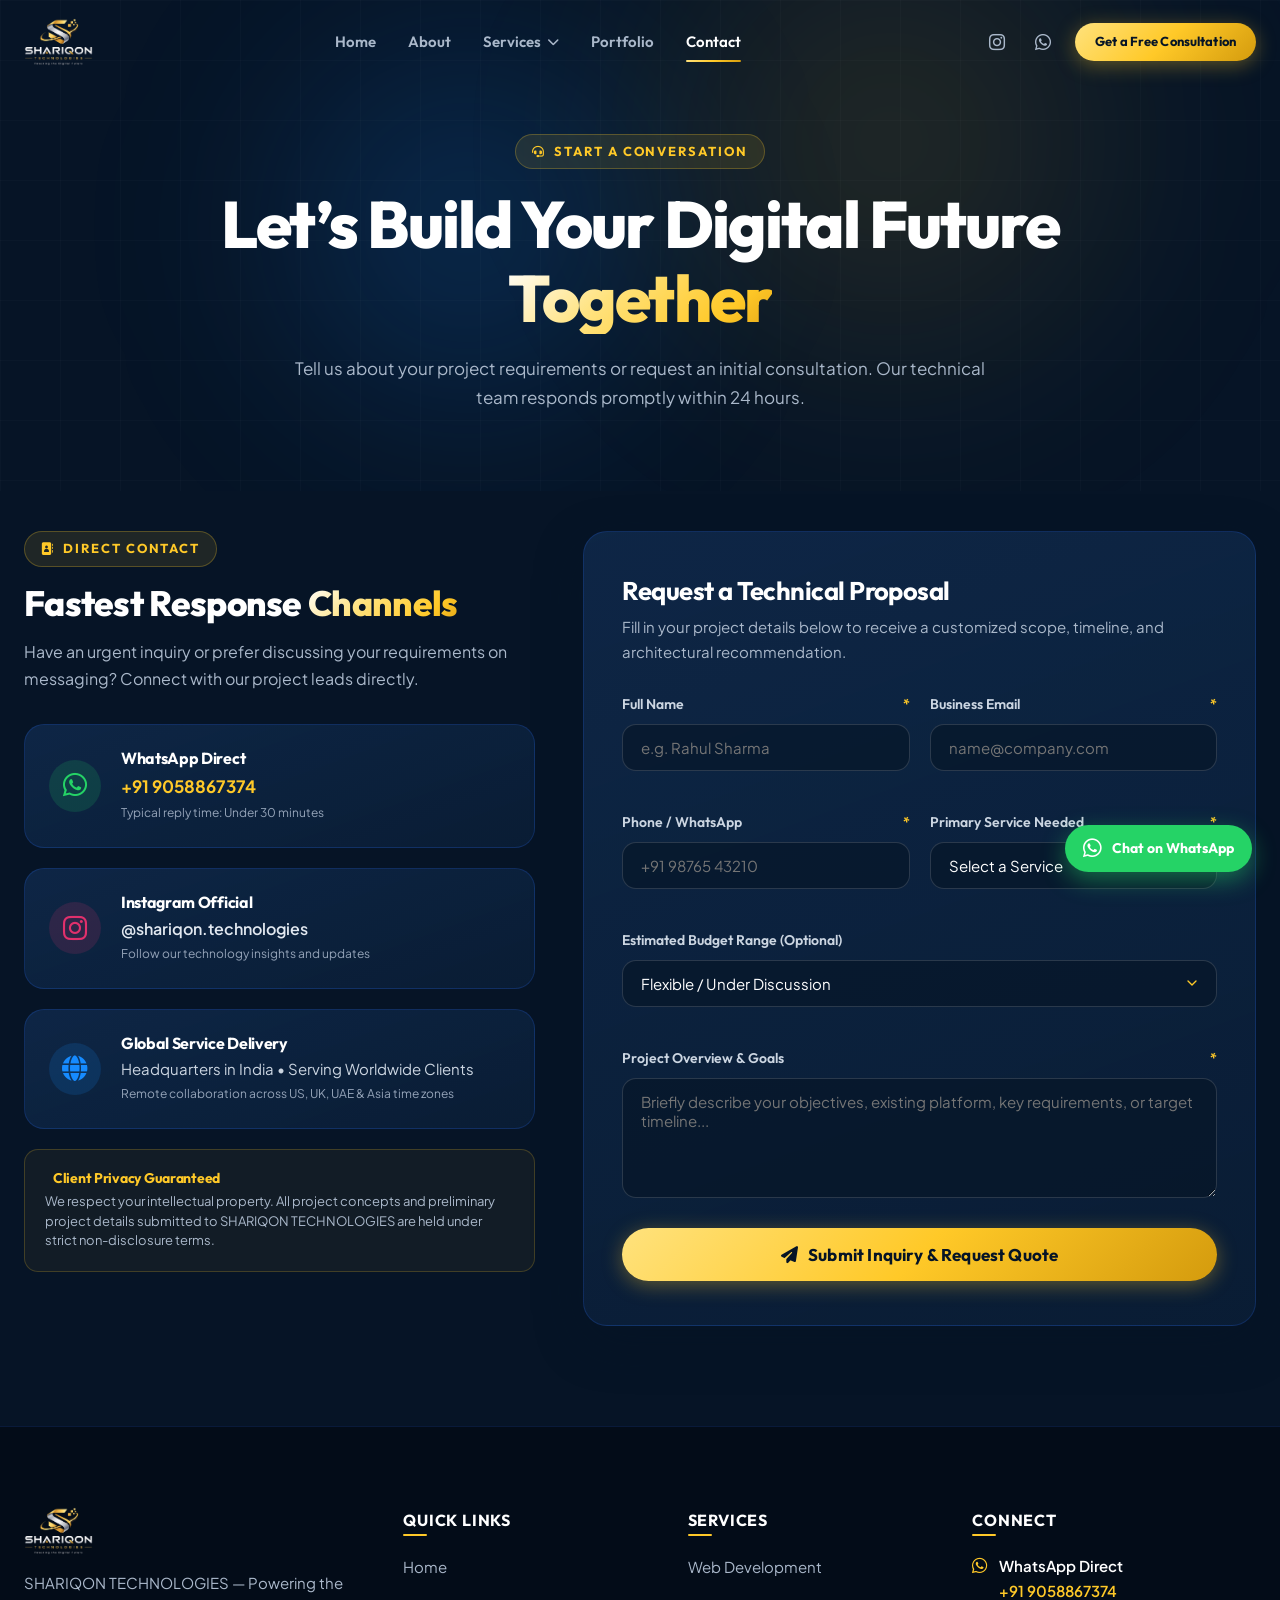
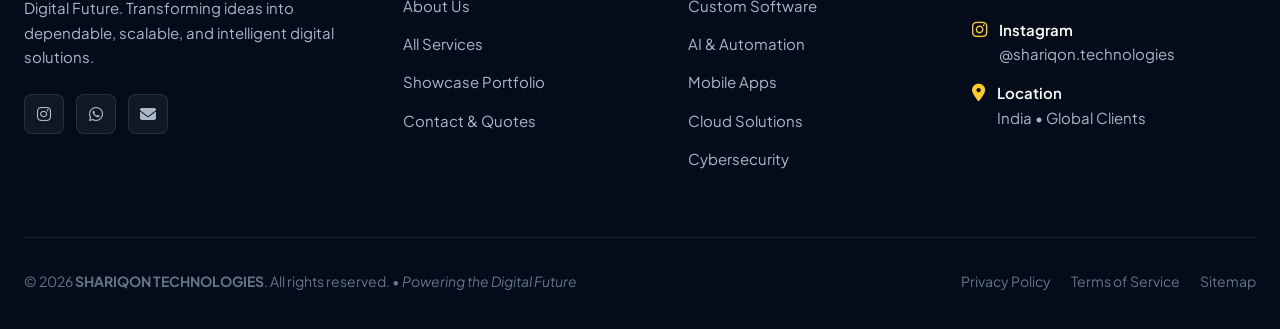
<file: contact.html>
<!DOCTYPE html>
<html lang="en">
<head>
  <meta charset="UTF-8">
  <meta name="viewport" content="width=device-width, initial-scale=1.0">
  <title>Contact Us &amp; Get a Quote | SHARIQON TECHNOLOGIES</title>
  
  <!-- SEO Meta Tags -->
  <meta name="description" content="Get in touch with SHARIQON TECHNOLOGIES. Request a consultation for web development, custom software, AI automation, or connect directly on WhatsApp at +91 9058867374.">
  <meta name="keywords" content="Contact SHARIQON TECHNOLOGIES, request software quote, hire web developer, AI development consultation">
  <link rel="canonical" href="https://shariqon.com/contact.html">

  <!-- Open Graph -->
  <meta property="og:type" content="website">
  <meta property="og:url" content="https://shariqon.com/contact.html">
  <meta property="og:title" content="Contact Us | SHARIQON TECHNOLOGIES">
  <meta property="og:description" content="Tell us your idea. We'll help you turn it into a practical digital solution.">
  <meta property="og:image" content="assets/images/logo/logo-full.png">

  <!-- Favicon and App Icons -->
  <link rel="icon" type="image/x-icon" href="assets/images/favicon/favicon.ico">
  <link rel="icon" type="image/png" sizes="32x32" href="assets/images/favicon/favicon-32x32.png">
  <link rel="icon" type="image/png" sizes="16x16" href="assets/images/favicon/favicon-16x16.png">
  <link rel="apple-touch-icon" sizes="180x180" href="assets/images/favicon/apple-touch-icon.png">
  <meta name="theme-color" content="#061426">

  <!-- Google Fonts & Font Awesome -->
  <link rel="preconnect" href="https://fonts.googleapis.com">
  <link rel="preconnect" href="https://fonts.gstatic.com" crossorigin>
  <link href="https://fonts.googleapis.com/css2?family=Outfit:wght@400;500;600;700;800;900&family=Plus+Jakarta+Sans:wght@300;400;500;600;700;800&display=swap" rel="stylesheet">
  <link rel="stylesheet" href="https://cdnjs.cloudflare.com/ajax/libs/font-awesome/6.5.2/css/all.min.css" crossorigin="anonymous" referrerpolicy="no-referrer" />

  <!-- Core Stylesheets -->
  <link rel="stylesheet" href="css/style.css">
  <link rel="stylesheet" href="css/responsive.css">
</head>
<body>

  <!-- ==========================================================================
       Header & Sticky Navigation Bar
       ========================================================================== -->
  <header class="header" id="header" role="banner">
    <div class="container nav-container">
      <a href="index.html" class="nav-brand" aria-label="SHARIQON TECHNOLOGIES Home">
        <img src="assets/images/logo/logo-light.png" alt="SHARIQON TECHNOLOGIES Logo" class="nav-logo-img" width="180" height="48">
      </a>

      <!-- Desktop Nav Menu -->
      <nav class="nav-menu" id="nav-menu" role="navigation" aria-label="Main Navigation">
        <div class="nav-item">
          <a href="index.html" class="nav-link">Home</a>
        </div>
        <div class="nav-item">
          <a href="about.html" class="nav-link">About</a>
        </div>
        <div class="nav-item">
          <a href="services.html" class="nav-link dropdown-toggle" aria-haspopup="true">
            Services <i class="fa-solid fa-chevron-down" style="font-size: 0.75rem;"></i>
          </a>
          <div class="nav-dropdown" role="menu">
            <a href="services.html#web-dev" class="dropdown-link" role="menuitem">
              <i class="fa-solid fa-code"></i> Web Development
            </a>
            <a href="services.html#custom-software" class="dropdown-link" role="menuitem">
              <i class="fa-solid fa-laptop-code"></i> Custom Software
            </a>
            <a href="services.html#ai-automation" class="dropdown-link" role="menuitem">
              <i class="fa-solid fa-brain"></i> AI &amp; Automation
            </a>
            <a href="services.html#mobile-apps" class="dropdown-link" role="menuitem">
              <i class="fa-solid fa-mobile-screen"></i> Mobile App Dev
            </a>
            <a href="services.html#cloud-solutions" class="dropdown-link" role="menuitem">
              <i class="fa-solid fa-cloud"></i> Cloud Solutions
            </a>
            <a href="services.html#cybersecurity" class="dropdown-link" role="menuitem">
              <i class="fa-solid fa-shield-halved"></i> Cybersecurity
            </a>
          </div>
        </div>
        <div class="nav-item">
          <a href="portfolio.html" class="nav-link">Portfolio</a>
        </div>
        <div class="nav-item">
          <a href="contact.html" class="nav-link active">Contact</a>
        </div>

        <div class="mobile-menu-cta" style="display: none;">
          <a href="contact.html" class="btn btn-primary" style="width: 100%;">
            Get a Free Consultation
          </a>
        </div>
      </nav>

      <div class="nav-actions">
        <a href="https://www.instagram.com/shariqon.technologies/" target="_blank" rel="noopener noreferrer" class="nav-social-link" aria-label="Visit Instagram @shariqon.technologies">
          <i class="fa-brands fa-instagram"></i>
        </a>
        <a href="https://wa.me/919058867374?text=Hello%20SHARIQON%20TECHNOLOGIES%2C%20I%20would%20like%20to%20discuss%20a%20website%20or%20software%20development%20project." target="_blank" rel="noopener noreferrer" class="nav-social-link" aria-label="Chat on WhatsApp">
          <i class="fa-brands fa-whatsapp"></i>
        </a>
        <a href="contact.html" class="btn btn-primary btn-sm">
          Get a Free Consultation
        </a>
      </div>

      <button class="nav-toggle" id="nav-toggle" aria-label="Toggle navigation menu" aria-expanded="false" aria-controls="nav-menu">
        <span class="hamburger-line"></span>
      </button>
    </div>
  </header>

  <main id="main-content">
    <!-- ==========================================================================
         Contact Subpage Hero
         ========================================================================== -->
    <section class="hero" style="min-height: 480px; padding-top: calc(var(--nav-height) + 50px); padding-bottom: 50px;">
      <div class="hero-bg" aria-hidden="true">
        <div class="hero-glow-1"></div>
        <div class="hero-glow-2"></div>
        <div class="hero-grid-pattern"></div>
      </div>

      <div class="container" style="position: relative; z-index: 2; text-align: center;">
        <div class="section-eyebrow" data-reveal>
          <i class="fa-solid fa-headset"></i> START A CONVERSATION
        </div>
        <h1 class="hero-title" data-reveal style="max-width: 900px; margin: 0 auto 20px auto;">
          Let&rsquo;s Build Your Digital Future <span class="text-gradient-gold">Together</span>
        </h1>
        <p class="hero-description" data-reveal style="max-width: 700px; margin: 0 auto 30px auto;">
          Tell us about your project requirements or request an initial consultation. Our technical team responds promptly within 24 hours.
        </p>
      </div>
    </section>

    <!-- ==========================================================================
         Contact Form & Details Section
         ========================================================================== -->
    <section class="section" style="padding-top: 40px;">
      <div class="container">
        <div style="display: grid; grid-template-columns: 0.95fr 1.25fr; gap: 48px; align-items: flex-start;" class="contact-main-grid">
          
          <!-- Left Column: Contact Channels & Business Details -->
          <div data-reveal>
            <div class="section-eyebrow" style="margin-bottom: 16px;">
              <i class="fa-solid fa-address-book"></i> DIRECT CONTACT
            </div>
            <h2 class="section-title" style="text-align: left; font-size: 2.2rem; margin-bottom: 16px;">
              Fastest Response <span class="text-gradient-gold">Channels</span>
            </h2>
            <p style="color: var(--color-text-muted); line-height: 1.65; margin-bottom: 32px;">
              Have an urgent inquiry or prefer discussing your requirements on messaging? Connect with our project leads directly.
            </p>

            <!-- Channel 1: WhatsApp -->
            <div style="background: var(--grad-card-dark); border: 1px solid var(--color-navy-border); border-radius: var(--radius-lg); padding: 24px; margin-bottom: 20px; display: flex; align-items: center; gap: 20px; transition: all var(--transition-fast);">
              <div style="width: 52px; height: 52px; border-radius: 50%; background: rgba(37, 211, 102, 0.15); color: #25D366; display: flex; align-items: center; justify-content: center; font-size: 1.7rem; flex-shrink: 0;">
                <i class="fa-brands fa-whatsapp"></i>
              </div>
              <div style="flex-grow: 1;">
                <h4 style="font-size: 1rem; margin-bottom: 4px;">WhatsApp Direct</h4>
                <a href="https://wa.me/919058867374?text=Hello%20SHARIQON%20TECHNOLOGIES%2C%20I%20would%20like%20to%20discuss%20a%20website%20or%20software%20development%20project." target="_blank" rel="noopener noreferrer" style="color: var(--color-gold-primary); font-weight: 700; font-size: 1.0625rem;">
                  +91 9058867374
                </a>
                <p style="font-size: 0.75rem; color: #94A3B8; margin-top: 2px;">Typical reply time: Under 30 minutes</p>
              </div>
            </div>

            <!-- Channel 2: Instagram -->
            <div style="background: var(--grad-card-dark); border: 1px solid var(--color-navy-border); border-radius: var(--radius-lg); padding: 24px; margin-bottom: 20px; display: flex; align-items: center; gap: 20px;">
              <div style="width: 52px; height: 52px; border-radius: 50%; background: rgba(225, 48, 108, 0.15); color: #E1306C; display: flex; align-items: center; justify-content: center; font-size: 1.7rem; flex-shrink: 0;">
                <i class="fa-brands fa-instagram"></i>
              </div>
              <div style="flex-grow: 1;">
                <h4 style="font-size: 1rem; margin-bottom: 4px;">Instagram Official</h4>
                <a href="https://www.instagram.com/shariqon.technologies/" target="_blank" rel="noopener noreferrer" style="color: #E2E8F0; font-weight: 600; font-size: 1rem;">
                  @shariqon.technologies
                </a>
                <p style="font-size: 0.75rem; color: #94A3B8; margin-top: 2px;">Follow our technology insights and updates</p>
              </div>
            </div>

            <!-- Channel 3: Service Scope & Location -->
            <div style="background: var(--grad-card-dark); border: 1px solid var(--color-navy-border); border-radius: var(--radius-lg); padding: 24px; margin-bottom: 20px; display: flex; align-items: center; gap: 20px;">
              <div style="width: 52px; height: 52px; border-radius: 50%; background: rgba(22, 139, 255, 0.15); color: var(--color-blue-electric); display: flex; align-items: center; justify-content: center; font-size: 1.6rem; flex-shrink: 0;">
                <i class="fa-solid fa-globe"></i>
              </div>
              <div style="flex-grow: 1;">
                <h4 style="font-size: 1rem; margin-bottom: 4px;">Global Service Delivery</h4>
                <p style="color: #CBD5E1; font-size: 0.9375rem; margin-bottom: 2px;">Headquarters in India &bull; Serving Worldwide Clients</p>
                <p style="font-size: 0.75rem; color: #94A3B8; margin: 0;">Remote collaboration across US, UK, UAE &amp; Asia time zones</p>
              </div>
            </div>

            <!-- Trust badge box -->
            <div style="padding: 20px; background: rgba(255, 201, 40, 0.05); border: 1px solid rgba(255, 201, 40, 0.2); border-radius: var(--radius-md);">
              <h5 style="color: var(--color-gold-primary); font-size: 0.875rem; margin-bottom: 6px; display: flex; align-items: center; gap: 8px;">
                <i class="fa-solid fa-shield-check"></i> Client Privacy Guaranteed
              </h5>
              <p style="font-size: 0.8125rem; color: var(--color-text-muted); line-height: 1.5; margin: 0;">
                We respect your intellectual property. All project concepts and preliminary project details submitted to SHARIQON TECHNOLOGIES are held under strict non-disclosure terms.
              </p>
            </div>
          </div>

          <!-- Right Column: Interactive Consultation & Quote Form -->
          <div data-reveal class="contact-form-card">
            <h3 style="font-size: 1.6rem; margin-bottom: 8px;">Request a Technical Proposal</h3>
            <p style="color: var(--color-text-muted); font-size: 0.9375rem; margin-bottom: 28px;">
              Fill in your project details below to receive a customized scope, timeline, and architectural recommendation.
            </p>

            <form id="contact-form" novalidate>
              <div class="form-grid">
                <!-- Full Name -->
                <div class="form-group">
                  <label for="form-name" class="form-label">
                    Full Name <span class="req">*</span>
                  </label>
                  <input type="text" id="form-name" name="name" class="form-control" placeholder="e.g. Rahul Sharma" required autocomplete="name">
                  <span class="form-error-msg">Please enter your name (at least 2 characters).</span>
                </div>

                <!-- Business Email -->
                <div class="form-group">
                  <label for="form-email" class="form-label">
                    Business Email <span class="req">*</span>
                  </label>
                  <input type="email" id="form-email" name="email" class="form-control" placeholder="name@company.com" required autocomplete="email">
                  <span class="form-error-msg">Please enter a valid email address.</span>
                </div>

                <!-- Phone / WhatsApp Number -->
                <div class="form-group">
                  <label for="form-phone" class="form-label">
                    Phone / WhatsApp <span class="req">*</span>
                  </label>
                  <input type="tel" id="form-phone" name="phone" class="form-control" placeholder="+91 98765 43210" required autocomplete="tel">
                  <span class="form-error-msg">Please enter a valid contact number.</span>
                </div>

                <!-- Service Needed -->
                <div class="form-group">
                  <label for="form-service" class="form-label">
                    Primary Service Needed <span class="req">*</span>
                  </label>
                  <select id="form-service" name="service" class="form-control" required>
                    <option value="" disabled selected>Select a Service</option>
                    <option value="web-development">Web Development (Website / Web App)</option>
                    <option value="custom-software">Custom Software &amp; SaaS Systems</option>
                    <option value="ai-automation">AI &amp; Workflow Automation</option>
                    <option value="mobile-apps">Mobile App Development (iOS / Android)</option>
                    <option value="cloud-solutions">Cloud Infrastructure &amp; DevOps</option>
                    <option value="cybersecurity">Cybersecurity &amp; Code Auditing</option>
                    <option value="consulting">General Technology Consultation</option>
                  </select>
                  <span class="form-error-msg">Please select a service.</span>
                </div>

                <!-- Budget Range (Optional) -->
                <div class="form-group full-width">
                  <label for="form-budget" class="form-label">
                    Estimated Budget Range (Optional)
                  </label>
                  <select id="form-budget" name="budget" class="form-control">
                    <option value="Flexible / Under Discussion">Flexible / Under Discussion</option>
                    <option value="₹25,000 - ₹50,000 / $300 - $600">₹25,000 - ₹50,000 (~$300 - $600)</option>
                    <option value="₹50,000 - ₹1,50,000 / $600 - $2,000">₹50,000 - ₹1,50,000 (~$600 - $2,000)</option>
                    <option value="₹1,50,000 - ₹5,00,000 / $2,000 - $6,000">₹1,50,000 - ₹5,00,000 (~$2,000 - $6,000)</option>
                    <option value="₹5,00,000+ / $6,000+ Enterprise">₹5,00,000+ (~$6,000+) Enterprise</option>
                  </select>
                </div>

                <!-- Project Description -->
                <div class="form-group full-width">
                  <label for="form-message" class="form-label">
                    Project Overview &amp; Goals <span class="req">*</span>
                  </label>
                  <textarea id="form-message" name="message" class="form-control" placeholder="Briefly describe your objectives, existing platform, key requirements, or target timeline..." required></textarea>
                  <span class="form-error-msg">Please provide a brief description (at least 10 characters).</span>
                </div>
              </div>

              <!-- Submit Button -->
              <div style="margin-top: 10px;">
                <button type="submit" class="btn btn-primary btn-lg" style="width: 100%;">
                  <i class="fa-solid fa-paper-plane"></i> Submit Inquiry &amp; Request Quote
                </button>
              </div>

              <!-- Status Alert Box -->
              <div id="form-status" class="form-status-alert" role="alert"></div>
            </form>
          </div>
        </div>
      </div>
    </section>
  </main>

  <!-- ==========================================================================
       Footer
       ========================================================================== -->
  <footer class="footer" role="contentinfo">
    <div class="container">
      <div class="footer-top">
        <div class="footer-col">
          <a href="index.html" class="nav-brand" style="margin-bottom: 8px;">
            <img src="assets/images/logo/logo-light.png" alt="SHARIQON TECHNOLOGIES" class="nav-logo-img" width="180" height="48">
          </a>
          <p class="footer-brand-desc">
            SHARIQON TECHNOLOGIES — Powering the Digital Future. Transforming ideas into dependable, scalable, and intelligent digital solutions.
          </p>
          <div class="footer-socials">
            <a href="https://www.instagram.com/shariqon.technologies/" target="_blank" rel="noopener noreferrer" class="footer-social-btn" aria-label="Visit Instagram @shariqon.technologies">
              <i class="fa-brands fa-instagram"></i>
            </a>
            <a href="https://wa.me/919058867374" target="_blank" rel="noopener noreferrer" class="footer-social-btn" aria-label="WhatsApp +91 9058867374">
              <i class="fa-brands fa-whatsapp"></i>
            </a>
            <a href="contact.html" class="footer-social-btn" aria-label="Contact Us">
              <i class="fa-solid fa-envelope"></i>
            </a>
          </div>
        </div>

        <div class="footer-col">
          <h4 class="footer-heading">Quick Links</h4>
          <ul class="footer-links">
            <li><a href="index.html" class="footer-link">Home</a></li>
            <li><a href="about.html" class="footer-link">About Us</a></li>
            <li><a href="services.html" class="footer-link">All Services</a></li>
            <li><a href="portfolio.html" class="footer-link">Showcase Portfolio</a></li>
            <li><a href="contact.html" class="footer-link">Contact &amp; Quotes</a></li>
          </ul>
        </div>

        <div class="footer-col">
          <h4 class="footer-heading">Services</h4>
          <ul class="footer-links">
            <li><a href="services.html#web-dev" class="footer-link">Web Development</a></li>
            <li><a href="services.html#custom-software" class="footer-link">Custom Software</a></li>
            <li><a href="services.html#ai-automation" class="footer-link">AI &amp; Automation</a></li>
            <li><a href="services.html#mobile-apps" class="footer-link">Mobile Apps</a></li>
            <li><a href="services.html#cloud-solutions" class="footer-link">Cloud Solutions</a></li>
            <li><a href="services.html#cybersecurity" class="footer-link">Cybersecurity</a></li>
          </ul>
        </div>

        <div class="footer-col">
          <h4 class="footer-heading">Connect</h4>
          <div class="footer-contact-item">
            <i class="fa-brands fa-whatsapp"></i>
            <div>
              <div style="color: var(--color-white); font-weight: 600;">WhatsApp Direct</div>
              <a href="https://wa.me/919058867374" target="_blank" rel="noopener noreferrer" style="color: var(--color-gold-primary); font-weight: 600;">+91 9058867374</a>
            </div>
          </div>
          <div class="footer-contact-item">
            <i class="fa-brands fa-instagram"></i>
            <div>
              <div style="color: var(--color-white); font-weight: 600;">Instagram</div>
              <a href="https://www.instagram.com/shariqon.technologies/" target="_blank" rel="noopener noreferrer" style="color: var(--color-text-muted);">@shariqon.technologies</a>
            </div>
          </div>
          <div class="footer-contact-item">
            <i class="fa-solid fa-location-dot"></i>
            <div>
              <div style="color: var(--color-white); font-weight: 600;">Location</div>
              <span>India &bull; Global Clients</span>
            </div>
          </div>
        </div>
      </div>

      <div class="footer-bottom">
        <div>
          &copy; <span id="current-year">2026</span> <strong>SHARIQON TECHNOLOGIES</strong>. All rights reserved. &bull; <em>Powering the Digital Future</em>
        </div>
        <div class="footer-legal-links">
          <a href="contact.html">Privacy Policy</a>
          <a href="contact.html">Terms of Service</a>
          <a href="sitemap.xml">Sitemap</a>
        </div>
      </div>
    </div>
  </footer>

  <!-- Floating WhatsApp & Back to top -->
  <a href="https://wa.me/919058867374?text=Hello%20SHARIQON%20TECHNOLOGIES%2C%20I%20would%20like%20to%20discuss%20a%20website%20or%20software%20development%20project." target="_blank" rel="noopener noreferrer" class="floating-whatsapp" aria-label="Chat with us on WhatsApp">
    <i class="fa-brands fa-whatsapp"></i>
    <span>Chat on WhatsApp</span>
  </a>

  <button class="back-to-top" id="back-to-top" aria-label="Back to top">
    <i class="fa-solid fa-arrow-up"></i>
  </button>

  <script src="js/script.js" defer></script>
  <script>
    // URL Query Parameter pre-selection for Service
    document.addEventListener('DOMContentLoaded', () => {
      const urlParams = new URLSearchParams(window.location.search);
      const serviceParam = urlParams.get('service');
      const serviceSelect = document.getElementById('form-service');
      if (serviceParam && serviceSelect) {
        if (serviceParam === 'web') serviceSelect.value = 'web-development';
        else if (serviceParam === 'software') serviceSelect.value = 'custom-software';
        else if (serviceParam === 'ai') serviceSelect.value = 'ai-automation';
        else if (serviceParam === 'mobile') serviceSelect.value = 'mobile-apps';
        else if (serviceParam === 'cloud') serviceSelect.value = 'cloud-solutions';
        else if (serviceParam === 'security') serviceSelect.value = 'cybersecurity';
      }
    });
  </script>
</body>
</html>
</file>
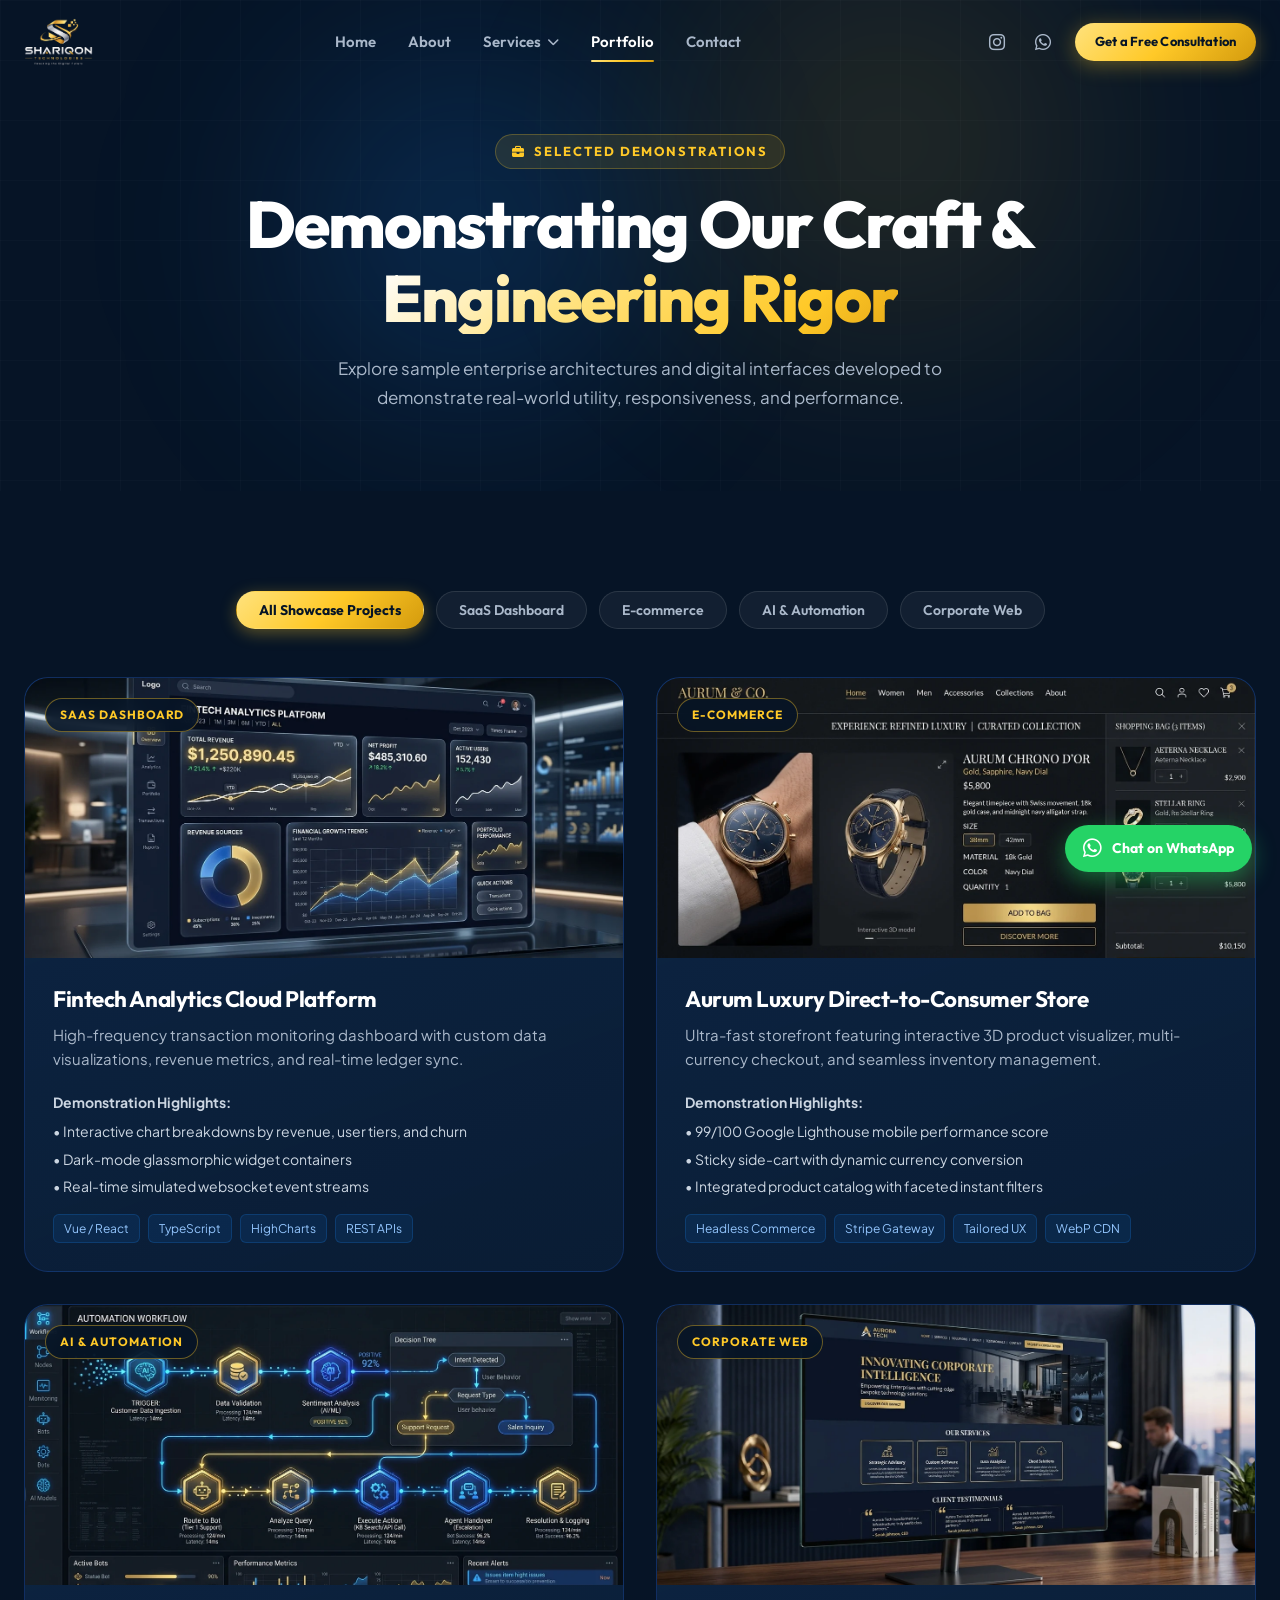
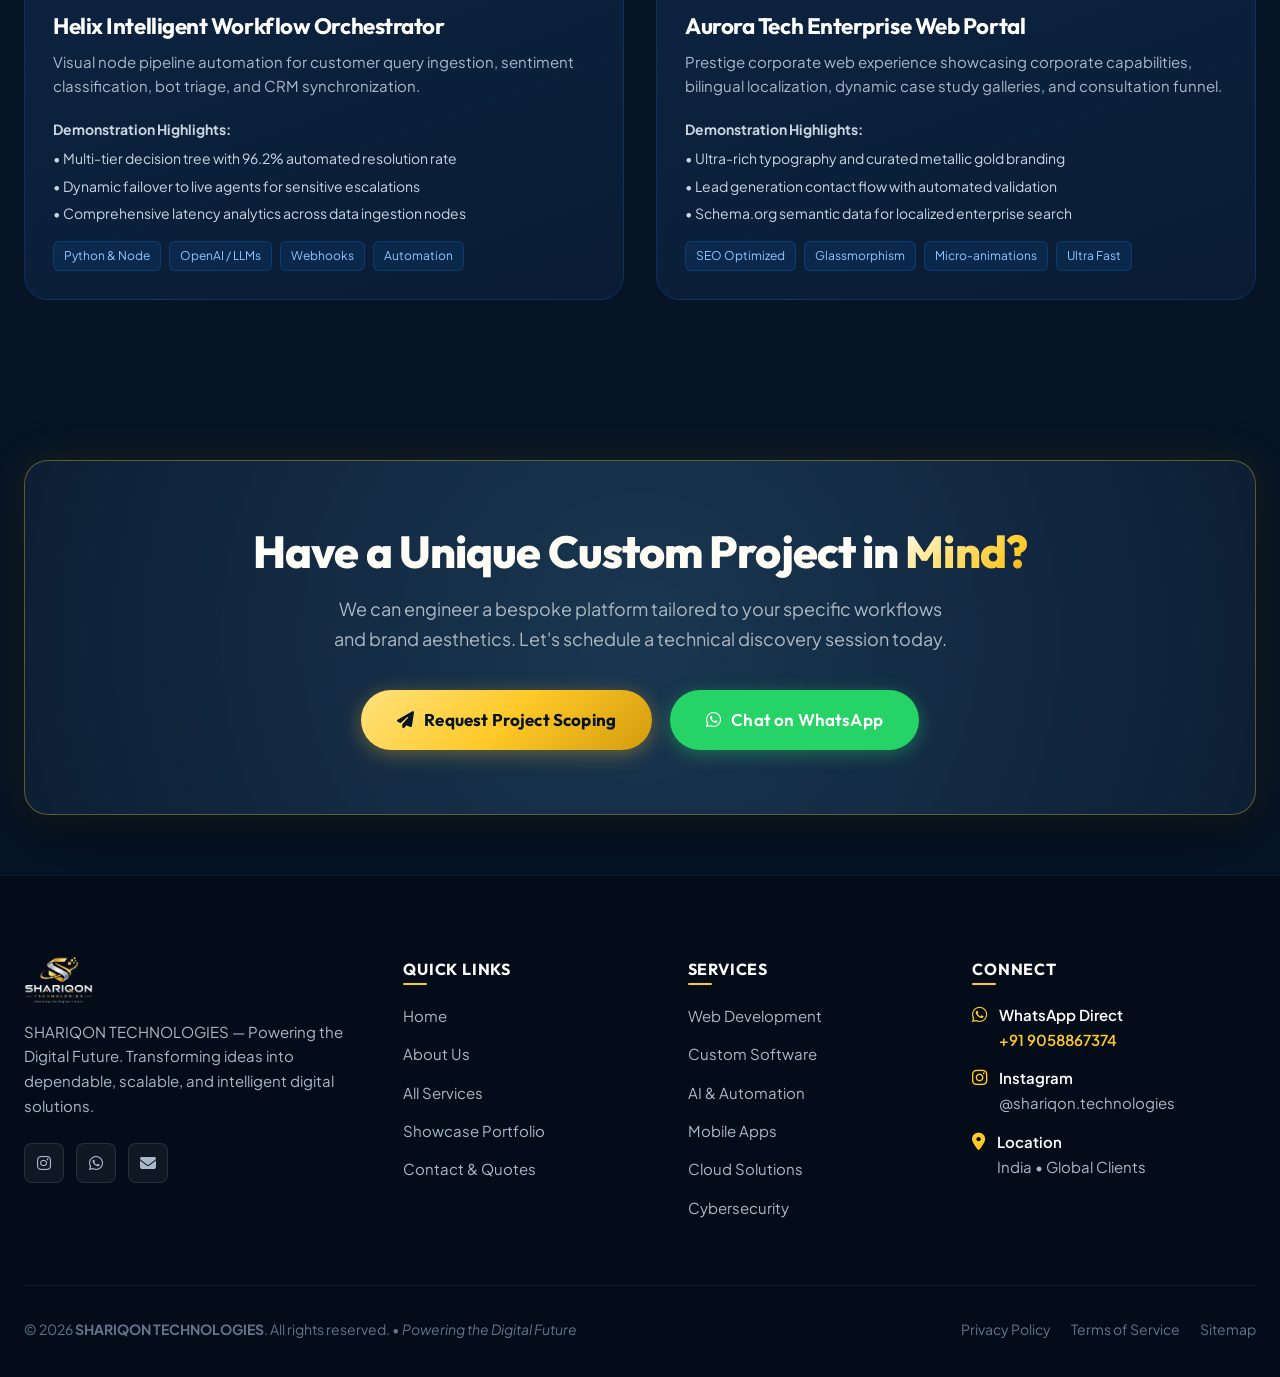
<file: portfolio.html>
<!DOCTYPE html>
<html lang="en">
<head>
  <meta charset="UTF-8">
  <meta name="viewport" content="width=device-width, initial-scale=1.0">
  <title>Showcase Portfolio | SHARIQON TECHNOLOGIES</title>
  
  <!-- SEO Meta Tags -->
  <meta name="description" content="Explore project demonstrations and digital architecture showcases engineered by SHARIQON TECHNOLOGIES across SaaS dashboards, e-commerce, AI automation, and web platforms.">
  <meta name="keywords" content="SHARIQON portfolio, software showcase, SaaS dashboard examples, AI automation case studies">
  <link rel="canonical" href="https://shariqon.com/portfolio.html">

  <!-- Open Graph -->
  <meta property="og:type" content="website">
  <meta property="og:url" content="https://shariqon.com/portfolio.html">
  <meta property="og:title" content="Showcase Portfolio | SHARIQON TECHNOLOGIES">
  <meta property="og:description" content="Discover modern software architectures, responsive web apps, and intelligent automation systems.">
  <meta property="og:image" content="assets/images/logo/logo-full.png">

  <!-- Favicon and App Icons -->
  <link rel="icon" type="image/x-icon" href="assets/images/favicon/favicon.ico">
  <link rel="icon" type="image/png" sizes="32x32" href="assets/images/favicon/favicon-32x32.png">
  <link rel="icon" type="image/png" sizes="16x16" href="assets/images/favicon/favicon-16x16.png">
  <link rel="apple-touch-icon" sizes="180x180" href="assets/images/favicon/apple-touch-icon.png">
  <meta name="theme-color" content="#061426">

  <!-- Google Fonts & Font Awesome -->
  <link rel="preconnect" href="https://fonts.googleapis.com">
  <link rel="preconnect" href="https://fonts.gstatic.com" crossorigin>
  <link href="https://fonts.googleapis.com/css2?family=Outfit:wght@400;500;600;700;800;900&family=Plus+Jakarta+Sans:wght@300;400;500;600;700;800&display=swap" rel="stylesheet">
  <link rel="stylesheet" href="https://cdnjs.cloudflare.com/ajax/libs/font-awesome/6.5.2/css/all.min.css" crossorigin="anonymous" referrerpolicy="no-referrer" />

  <!-- Core Stylesheets -->
  <link rel="stylesheet" href="css/style.css">
  <link rel="stylesheet" href="css/responsive.css">
</head>
<body>

  <!-- ==========================================================================
       Header & Sticky Navigation Bar
       ========================================================================== -->
  <header class="header" id="header" role="banner">
    <div class="container nav-container">
      <a href="index.html" class="nav-brand" aria-label="SHARIQON TECHNOLOGIES Home">
        <img src="assets/images/logo/logo-light.png" alt="SHARIQON TECHNOLOGIES Logo" class="nav-logo-img" width="180" height="48">
      </a>

      <!-- Desktop Nav Menu -->
      <nav class="nav-menu" id="nav-menu" role="navigation" aria-label="Main Navigation">
        <div class="nav-item">
          <a href="index.html" class="nav-link">Home</a>
        </div>
        <div class="nav-item">
          <a href="about.html" class="nav-link">About</a>
        </div>
        <div class="nav-item">
          <a href="services.html" class="nav-link dropdown-toggle" aria-haspopup="true">
            Services <i class="fa-solid fa-chevron-down" style="font-size: 0.75rem;"></i>
          </a>
          <div class="nav-dropdown" role="menu">
            <a href="services.html#web-dev" class="dropdown-link" role="menuitem">
              <i class="fa-solid fa-code"></i> Web Development
            </a>
            <a href="services.html#custom-software" class="dropdown-link" role="menuitem">
              <i class="fa-solid fa-laptop-code"></i> Custom Software
            </a>
            <a href="services.html#ai-automation" class="dropdown-link" role="menuitem">
              <i class="fa-solid fa-brain"></i> AI &amp; Automation
            </a>
            <a href="services.html#mobile-apps" class="dropdown-link" role="menuitem">
              <i class="fa-solid fa-mobile-screen"></i> Mobile App Dev
            </a>
            <a href="services.html#cloud-solutions" class="dropdown-link" role="menuitem">
              <i class="fa-solid fa-cloud"></i> Cloud Solutions
            </a>
            <a href="services.html#cybersecurity" class="dropdown-link" role="menuitem">
              <i class="fa-solid fa-shield-halved"></i> Cybersecurity
            </a>
          </div>
        </div>
        <div class="nav-item">
          <a href="portfolio.html" class="nav-link active">Portfolio</a>
        </div>
        <div class="nav-item">
          <a href="contact.html" class="nav-link">Contact</a>
        </div>

        <div class="mobile-menu-cta" style="display: none;">
          <a href="contact.html" class="btn btn-primary" style="width: 100%;">
            Get a Free Consultation
          </a>
        </div>
      </nav>

      <div class="nav-actions">
        <a href="https://www.instagram.com/shariqon.technologies/" target="_blank" rel="noopener noreferrer" class="nav-social-link" aria-label="Visit Instagram @shariqon.technologies">
          <i class="fa-brands fa-instagram"></i>
        </a>
        <a href="https://wa.me/919058867374?text=Hello%20SHARIQON%20TECHNOLOGIES%2C%20I%20would%20like%20to%20discuss%20a%20website%20or%20software%20development%20project." target="_blank" rel="noopener noreferrer" class="nav-social-link" aria-label="Chat on WhatsApp">
          <i class="fa-brands fa-whatsapp"></i>
        </a>
        <a href="contact.html" class="btn btn-primary btn-sm">
          Get a Free Consultation
        </a>
      </div>

      <button class="nav-toggle" id="nav-toggle" aria-label="Toggle navigation menu" aria-expanded="false" aria-controls="nav-menu">
        <span class="hamburger-line"></span>
      </button>
    </div>
  </header>

  <main id="main-content">
    <!-- ==========================================================================
         Portfolio Subpage Hero
         ========================================================================== -->
    <section class="hero" style="min-height: 480px; padding-top: calc(var(--nav-height) + 50px); padding-bottom: 50px;">
      <div class="hero-bg" aria-hidden="true">
        <div class="hero-glow-1"></div>
        <div class="hero-glow-2"></div>
        <div class="hero-grid-pattern"></div>
      </div>

      <div class="container" style="position: relative; z-index: 2; text-align: center;">
        <div class="section-eyebrow" data-reveal>
          <i class="fa-solid fa-briefcase"></i> SELECTED DEMONSTRATIONS
        </div>
        <h1 class="hero-title" data-reveal style="max-width: 900px; margin: 0 auto 20px auto;">
          Demonstrating Our Craft &amp; <span class="text-gradient-gold">Engineering Rigor</span>
        </h1>
        <p class="hero-description" data-reveal style="max-width: 700px; margin: 0 auto 30px auto;">
          Explore sample enterprise architectures and digital interfaces developed to demonstrate real-world utility, responsiveness, and performance.
        </p>
      </div>
    </section>

    <!-- ==========================================================================
         Portfolio Filterable Showcase Grid
         ========================================================================== -->
    <section class="section">
      <div class="container">
        <!-- Filter Controls -->
        <div class="portfolio-filters" data-reveal>
          <button class="filter-btn active" data-filter="all">All Showcase Projects</button>
          <button class="filter-btn" data-filter="saas">SaaS Dashboard</button>
          <button class="filter-btn" data-filter="ecommerce">E-commerce</button>
          <button class="filter-btn" data-filter="automation">AI &amp; Automation</button>
          <button class="filter-btn" data-filter="business">Corporate Web</button>
        </div>

        <div class="portfolio-grid">
          <!-- Project 1: SaaS Dashboard -->
          <article class="portfolio-card" data-category="saas" data-reveal>
            <div class="portfolio-card-media">
              <img src="assets/images/portfolio/saas-dashboard.webp" alt="Fintech Analytics SaaS Platform" class="portfolio-card-img" width="1376" height="768" loading="lazy">
              <span class="portfolio-badge">SaaS Dashboard</span>
            </div>
            <div class="portfolio-card-body">
              <h3 class="portfolio-card-title">Fintech Analytics Cloud Platform</h3>
              <p class="portfolio-card-desc">
                High-frequency transaction monitoring dashboard with custom data visualizations, revenue metrics, and real-time ledger sync.
              </p>
              <div style="margin-bottom: 16px; font-size: 0.875rem; color: #CBD5E1;">
                <strong>Demonstration Highlights:</strong>
                <ul style="margin-top: 6px; display: flex; flex-direction: column; gap: 4px;">
                  <li>&bull; Interactive chart breakdowns by revenue, user tiers, and churn</li>
                  <li>&bull; Dark-mode glassmorphic widget containers</li>
                  <li>&bull; Real-time simulated websocket event streams</li>
                </ul>
              </div>
              <div class="portfolio-card-tags">
                <span class="portfolio-tag">Vue / React</span>
                <span class="portfolio-tag">TypeScript</span>
                <span class="portfolio-tag">HighCharts</span>
                <span class="portfolio-tag">REST APIs</span>
              </div>
            </div>
          </article>

          <!-- Project 2: Luxury E-commerce -->
          <article class="portfolio-card" data-category="ecommerce" data-reveal>
            <div class="portfolio-card-media">
              <img src="assets/images/portfolio/ecommerce-platform.webp" alt="Aurum Luxury E-commerce Store" class="portfolio-card-img" width="1376" height="768" loading="lazy">
              <span class="portfolio-badge">E-commerce</span>
            </div>
            <div class="portfolio-card-body">
              <h3 class="portfolio-card-title">Aurum Luxury Direct-to-Consumer Store</h3>
              <p class="portfolio-card-desc">
                Ultra-fast storefront featuring interactive 3D product visualizer, multi-currency checkout, and seamless inventory management.
              </p>
              <div style="margin-bottom: 16px; font-size: 0.875rem; color: #CBD5E1;">
                <strong>Demonstration Highlights:</strong>
                <ul style="margin-top: 6px; display: flex; flex-direction: column; gap: 4px;">
                  <li>&bull; 99/100 Google Lighthouse mobile performance score</li>
                  <li>&bull; Sticky side-cart with dynamic currency conversion</li>
                  <li>&bull; Integrated product catalog with faceted instant filters</li>
                </ul>
              </div>
              <div class="portfolio-card-tags">
                <span class="portfolio-tag">Headless Commerce</span>
                <span class="portfolio-tag">Stripe Gateway</span>
                <span class="portfolio-tag">Tailored UX</span>
                <span class="portfolio-tag">WebP CDN</span>
              </div>
            </div>
          </article>

          <!-- Project 3: AI Automation -->
          <article class="portfolio-card" data-category="automation" data-reveal>
            <div class="portfolio-card-media">
              <img src="assets/images/portfolio/business-automation.webp" alt="Helix AI Workflow Orchestrator" class="portfolio-card-img" width="1376" height="768" loading="lazy">
              <span class="portfolio-badge">AI &amp; Automation</span>
            </div>
            <div class="portfolio-card-body">
              <h3 class="portfolio-card-title">Helix Intelligent Workflow Orchestrator</h3>
              <p class="portfolio-card-desc">
                Visual node pipeline automation for customer query ingestion, sentiment classification, bot triage, and CRM synchronization.
              </p>
              <div style="margin-bottom: 16px; font-size: 0.875rem; color: #CBD5E1;">
                <strong>Demonstration Highlights:</strong>
                <ul style="margin-top: 6px; display: flex; flex-direction: column; gap: 4px;">
                  <li>&bull; Multi-tier decision tree with 96.2% automated resolution rate</li>
                  <li>&bull; Dynamic failover to live agents for sensitive escalations</li>
                  <li>&bull; Comprehensive latency analytics across data ingestion nodes</li>
                </ul>
              </div>
              <div class="portfolio-card-tags">
                <span class="portfolio-tag">Python &amp; Node</span>
                <span class="portfolio-tag">OpenAI / LLMs</span>
                <span class="portfolio-tag">Webhooks</span>
                <span class="portfolio-tag">Automation</span>
              </div>
            </div>
          </article>

          <!-- Project 4: Corporate Web -->
          <article class="portfolio-card" data-category="business" data-reveal>
            <div class="portfolio-card-media">
              <img src="assets/images/portfolio/business-website.webp" alt="Aurora Tech Corporate Web Portal" class="portfolio-card-img" width="1376" height="768" loading="lazy">
              <span class="portfolio-badge">Corporate Web</span>
            </div>
            <div class="portfolio-card-body">
              <h3 class="portfolio-card-title">Aurora Tech Enterprise Web Portal</h3>
              <p class="portfolio-card-desc">
                Prestige corporate web experience showcasing corporate capabilities, bilingual localization, dynamic case study galleries, and consultation funnel.
              </p>
              <div style="margin-bottom: 16px; font-size: 0.875rem; color: #CBD5E1;">
                <strong>Demonstration Highlights:</strong>
                <ul style="margin-top: 6px; display: flex; flex-direction: column; gap: 4px;">
                  <li>&bull; Ultra-rich typography and curated metallic gold branding</li>
                  <li>&bull; Lead generation contact flow with automated validation</li>
                  <li>&bull; Schema.org semantic data for localized enterprise search</li>
                </ul>
              </div>
              <div class="portfolio-card-tags">
                <span class="portfolio-tag">SEO Optimized</span>
                <span class="portfolio-tag">Glassmorphism</span>
                <span class="portfolio-tag">Micro-animations</span>
                <span class="portfolio-tag">Ultra Fast</span>
              </div>
            </div>
          </article>
        </div>
      </div>
    </section>

    <!-- ==========================================================================
         Conversion CTA
         ========================================================================== -->
    <section class="section section--sm">
      <div class="container">
        <div class="cta-banner" data-reveal>
          <h2 class="cta-title">
            Have a Unique Custom Project in <span class="text-gradient-gold">Mind?</span>
          </h2>
          <p class="cta-desc">
            We can engineer a bespoke platform tailored to your specific workflows and brand aesthetics. Let's schedule a technical discovery session today.
          </p>
          <div class="cta-buttons">
            <a href="contact.html" class="btn btn-primary btn-lg">
              <i class="fa-solid fa-paper-plane"></i> Request Project Scoping
            </a>
            <a href="https://wa.me/919058867374?text=Hello%20SHARIQON%20TECHNOLOGIES%2C%20I%20would%20like%20to%20discuss%20a%20project%20based%20on%20your%20portfolio." target="_blank" rel="noopener noreferrer" class="btn btn-whatsapp btn-lg">
              <i class="fa-brands fa-whatsapp"></i> Chat on WhatsApp
            </a>
          </div>
        </div>
      </div>
    </section>
  </main>

  <!-- ==========================================================================
       Footer
       ========================================================================== -->
  <footer class="footer" role="contentinfo">
    <div class="container">
      <div class="footer-top">
        <div class="footer-col">
          <a href="index.html" class="nav-brand" style="margin-bottom: 8px;">
            <img src="assets/images/logo/logo-light.png" alt="SHARIQON TECHNOLOGIES" class="nav-logo-img" width="180" height="48">
          </a>
          <p class="footer-brand-desc">
            SHARIQON TECHNOLOGIES — Powering the Digital Future. Transforming ideas into dependable, scalable, and intelligent digital solutions.
          </p>
          <div class="footer-socials">
            <a href="https://www.instagram.com/shariqon.technologies/" target="_blank" rel="noopener noreferrer" class="footer-social-btn" aria-label="Visit Instagram @shariqon.technologies">
              <i class="fa-brands fa-instagram"></i>
            </a>
            <a href="https://wa.me/919058867374" target="_blank" rel="noopener noreferrer" class="footer-social-btn" aria-label="WhatsApp +91 9058867374">
              <i class="fa-brands fa-whatsapp"></i>
            </a>
            <a href="contact.html" class="footer-social-btn" aria-label="Contact Us">
              <i class="fa-solid fa-envelope"></i>
            </a>
          </div>
        </div>

        <div class="footer-col">
          <h4 class="footer-heading">Quick Links</h4>
          <ul class="footer-links">
            <li><a href="index.html" class="footer-link">Home</a></li>
            <li><a href="about.html" class="footer-link">About Us</a></li>
            <li><a href="services.html" class="footer-link">All Services</a></li>
            <li><a href="portfolio.html" class="footer-link">Showcase Portfolio</a></li>
            <li><a href="contact.html" class="footer-link">Contact &amp; Quotes</a></li>
          </ul>
        </div>

        <div class="footer-col">
          <h4 class="footer-heading">Services</h4>
          <ul class="footer-links">
            <li><a href="services.html#web-dev" class="footer-link">Web Development</a></li>
            <li><a href="services.html#custom-software" class="footer-link">Custom Software</a></li>
            <li><a href="services.html#ai-automation" class="footer-link">AI &amp; Automation</a></li>
            <li><a href="services.html#mobile-apps" class="footer-link">Mobile Apps</a></li>
            <li><a href="services.html#cloud-solutions" class="footer-link">Cloud Solutions</a></li>
            <li><a href="services.html#cybersecurity" class="footer-link">Cybersecurity</a></li>
          </ul>
        </div>

        <div class="footer-col">
          <h4 class="footer-heading">Connect</h4>
          <div class="footer-contact-item">
            <i class="fa-brands fa-whatsapp"></i>
            <div>
              <div style="color: var(--color-white); font-weight: 600;">WhatsApp Direct</div>
              <a href="https://wa.me/919058867374" target="_blank" rel="noopener noreferrer" style="color: var(--color-gold-primary); font-weight: 600;">+91 9058867374</a>
            </div>
          </div>
          <div class="footer-contact-item">
            <i class="fa-brands fa-instagram"></i>
            <div>
              <div style="color: var(--color-white); font-weight: 600;">Instagram</div>
              <a href="https://www.instagram.com/shariqon.technologies/" target="_blank" rel="noopener noreferrer" style="color: var(--color-text-muted);">@shariqon.technologies</a>
            </div>
          </div>
          <div class="footer-contact-item">
            <i class="fa-solid fa-location-dot"></i>
            <div>
              <div style="color: var(--color-white); font-weight: 600;">Location</div>
              <span>India &bull; Global Clients</span>
            </div>
          </div>
        </div>
      </div>

      <div class="footer-bottom">
        <div>
          &copy; <span id="current-year">2026</span> <strong>SHARIQON TECHNOLOGIES</strong>. All rights reserved. &bull; <em>Powering the Digital Future</em>
        </div>
        <div class="footer-legal-links">
          <a href="contact.html">Privacy Policy</a>
          <a href="contact.html">Terms of Service</a>
          <a href="sitemap.xml">Sitemap</a>
        </div>
      </div>
    </div>
  </footer>

  <!-- Floating WhatsApp & Back to top -->
  <a href="https://wa.me/919058867374?text=Hello%20SHARIQON%20TECHNOLOGIES%2C%20I%20would%20like%20to%20discuss%20a%20project%20based%20on%20your%20portfolio." target="_blank" rel="noopener noreferrer" class="floating-whatsapp" aria-label="Chat with us on WhatsApp">
    <i class="fa-brands fa-whatsapp"></i>
    <span>Chat on WhatsApp</span>
  </a>

  <button class="back-to-top" id="back-to-top" aria-label="Back to top">
    <i class="fa-solid fa-arrow-up"></i>
  </button>

  <script src="js/script.js" defer></script>
</body>
</html>
</file>
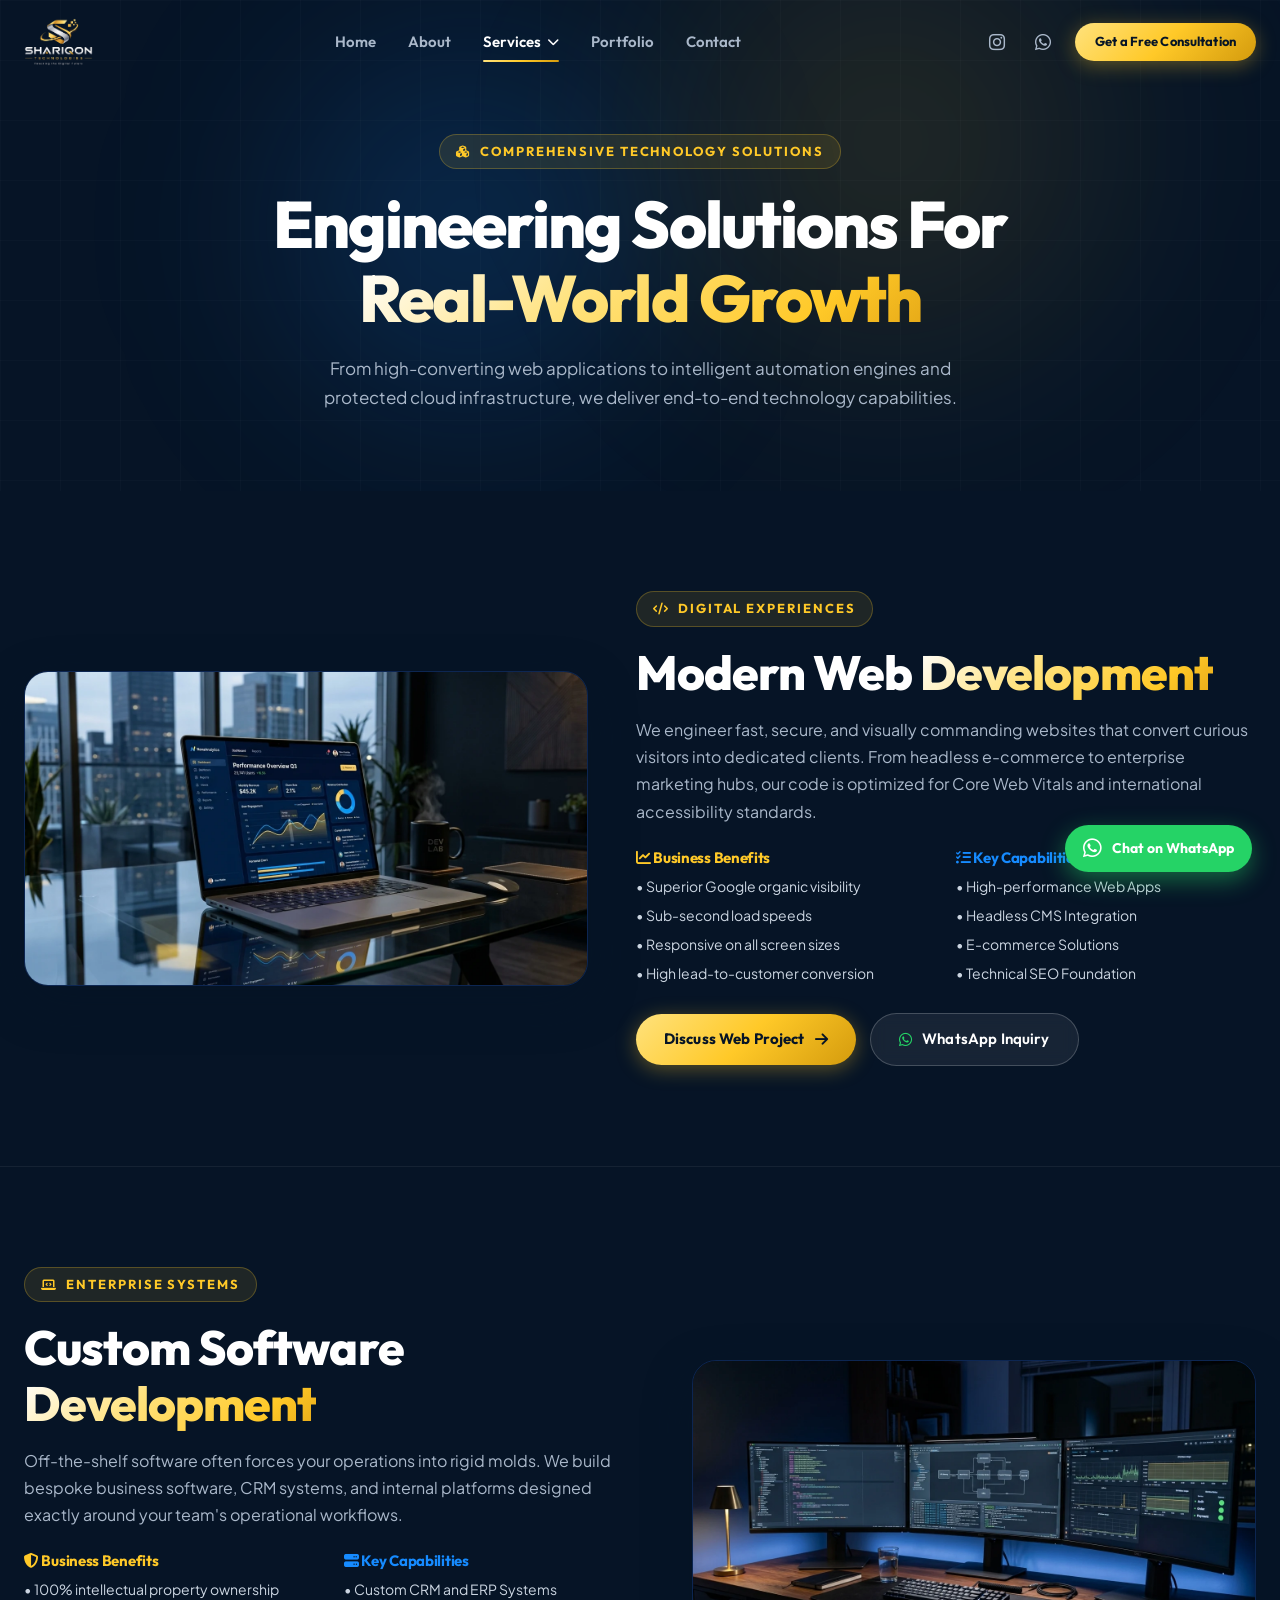
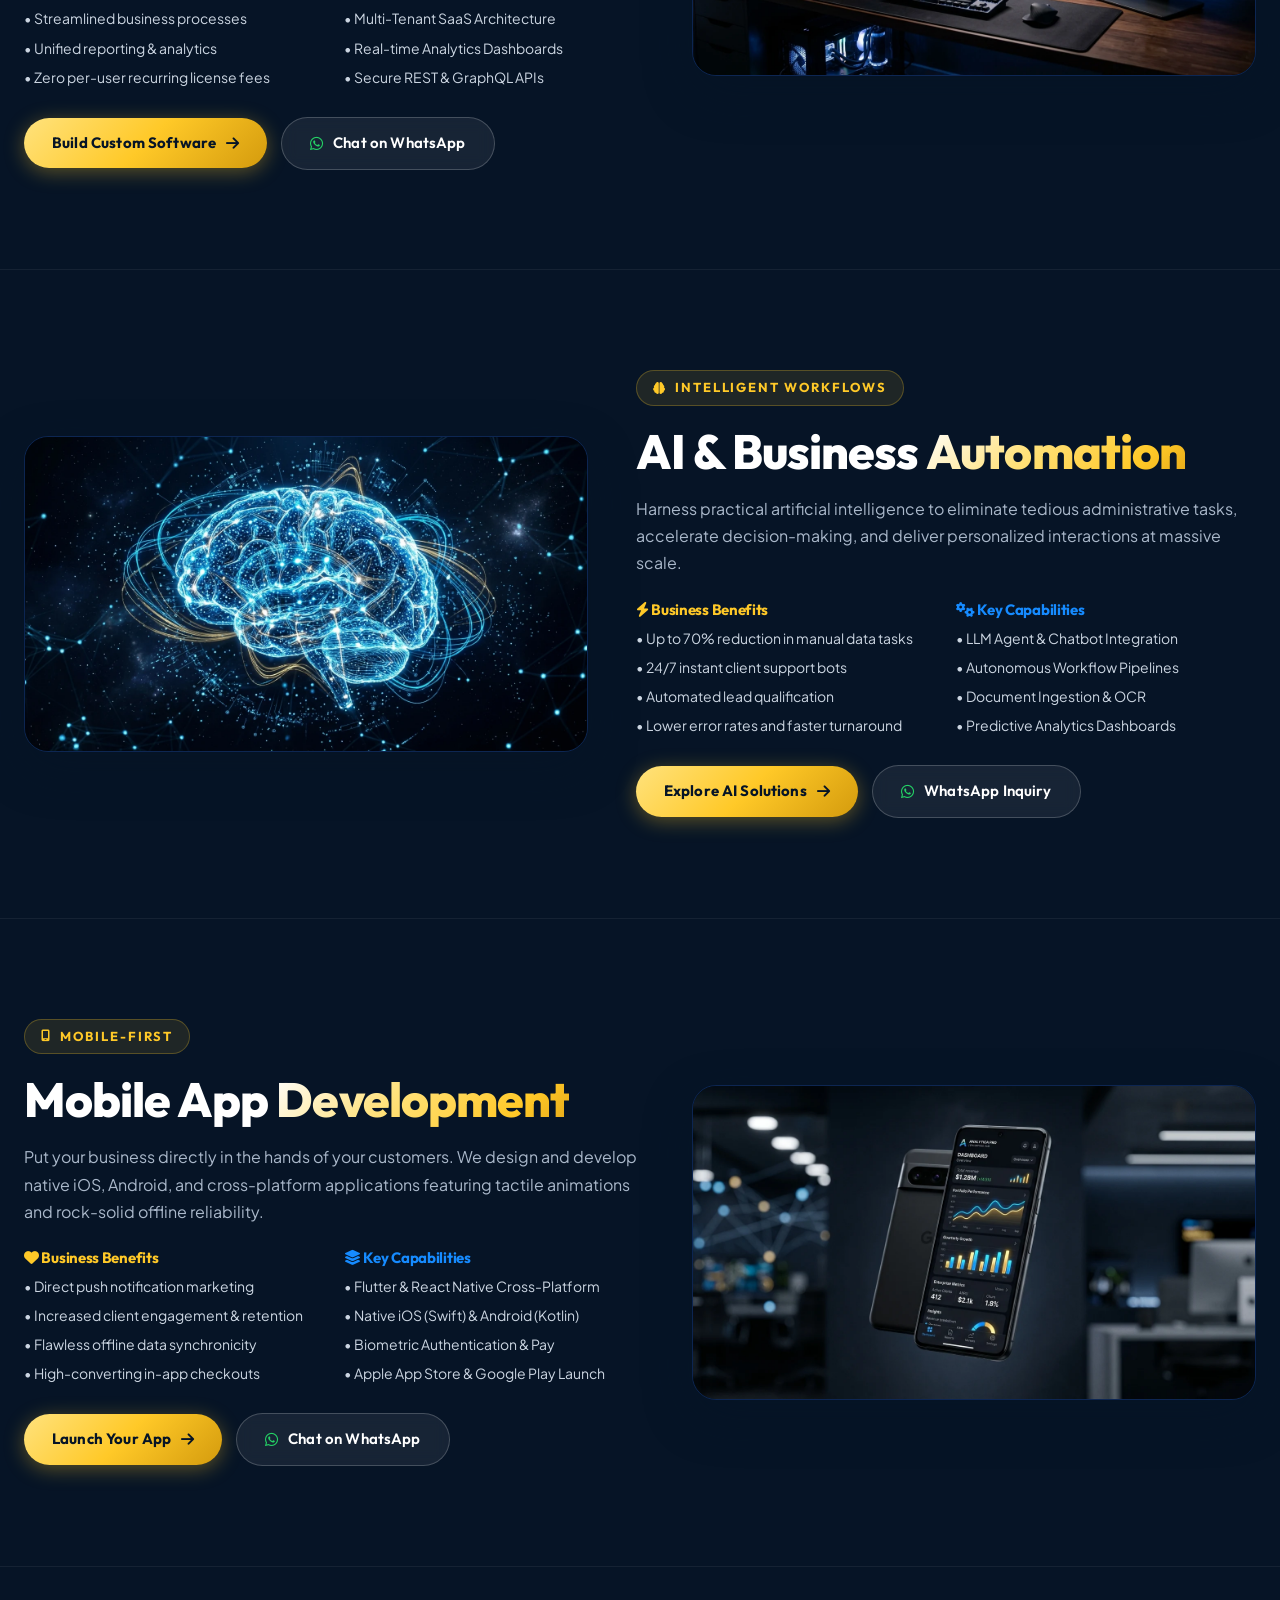
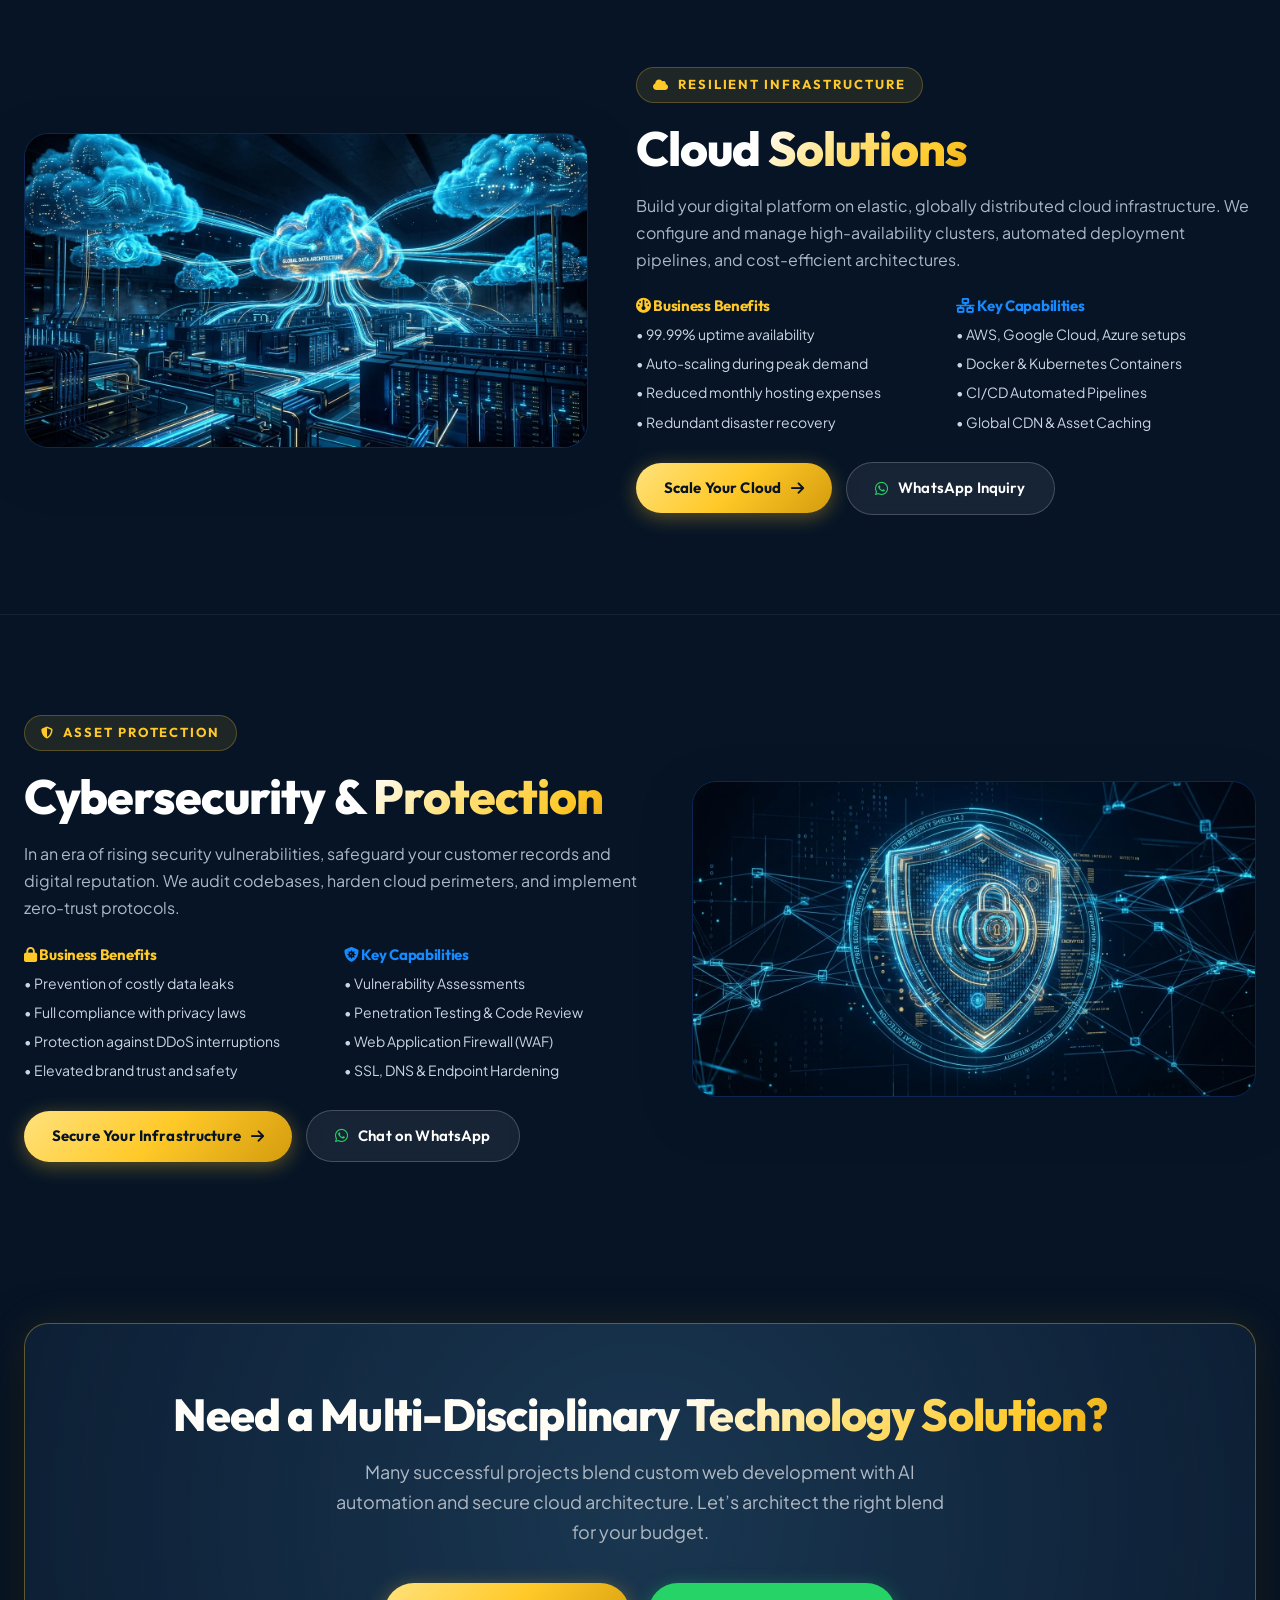
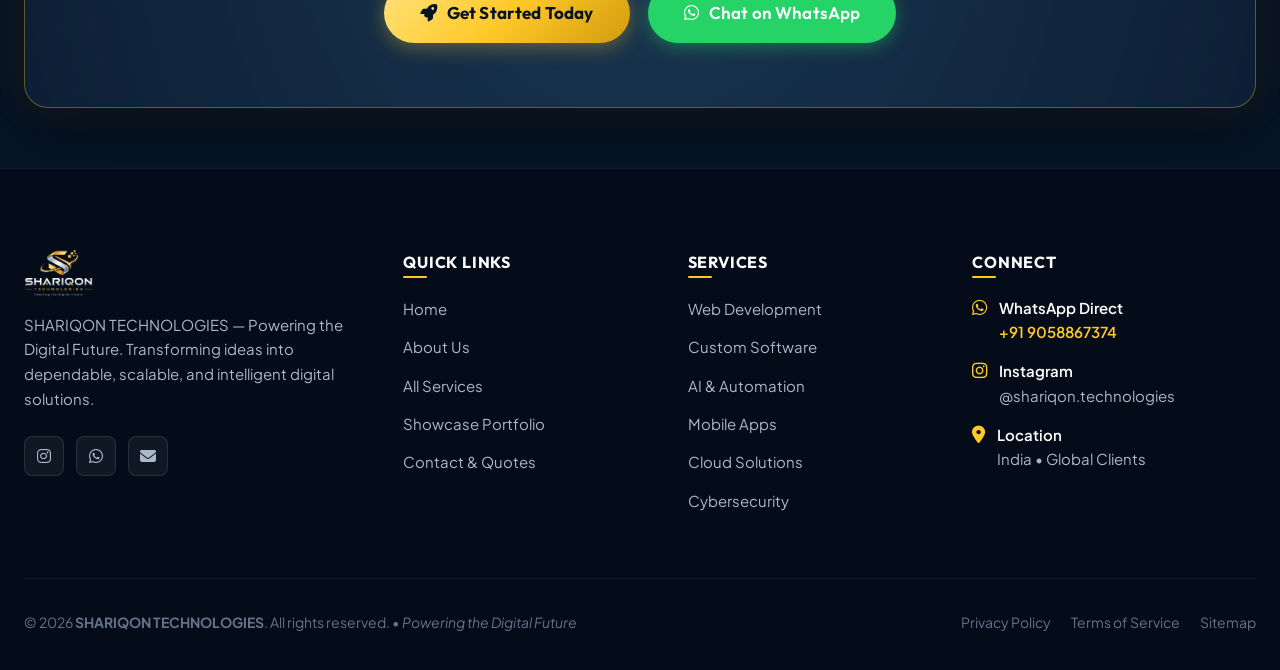
<file: services.html>
<!DOCTYPE html>
<html lang="en">
<head>
  <meta charset="UTF-8">
  <meta name="viewport" content="width=device-width, initial-scale=1.0">
  <title>Technology Services | SHARIQON TECHNOLOGIES</title>
  
  <!-- SEO Meta Tags -->
  <meta name="description" content="Explore technology services from SHARIQON TECHNOLOGIES: Web Development, Custom Software, AI & Automation, Mobile Apps, Cloud Solutions, and Cybersecurity.">
  <meta name="keywords" content="web development, custom software engineering, AI automation, mobile apps, cloud computing, cybersecurity">
  <link rel="canonical" href="https://shariqon.com/services.html">

  <!-- Open Graph -->
  <meta property="og:type" content="website">
  <meta property="og:url" content="https://shariqon.com/services.html">
  <meta property="og:title" content="Technology Services | SHARIQON TECHNOLOGIES">
  <meta property="og:description" content="End-to-end technology solutions tailored to your business goals. Discover our web, software, AI, and cloud capabilities.">
  <meta property="og:image" content="assets/images/logo/logo-full.png">

  <!-- Favicon and App Icons -->
  <link rel="icon" type="image/x-icon" href="assets/images/favicon/favicon.ico">
  <link rel="icon" type="image/png" sizes="32x32" href="assets/images/favicon/favicon-32x32.png">
  <link rel="icon" type="image/png" sizes="16x16" href="assets/images/favicon/favicon-16x16.png">
  <link rel="apple-touch-icon" sizes="180x180" href="assets/images/favicon/apple-touch-icon.png">
  <meta name="theme-color" content="#061426">

  <!-- Google Fonts & Font Awesome -->
  <link rel="preconnect" href="https://fonts.googleapis.com">
  <link rel="preconnect" href="https://fonts.gstatic.com" crossorigin>
  <link href="https://fonts.googleapis.com/css2?family=Outfit:wght@400;500;600;700;800;900&family=Plus+Jakarta+Sans:wght@300;400;500;600;700;800&display=swap" rel="stylesheet">
  <link rel="stylesheet" href="https://cdnjs.cloudflare.com/ajax/libs/font-awesome/6.5.2/css/all.min.css" crossorigin="anonymous" referrerpolicy="no-referrer" />

  <!-- Core Stylesheets -->
  <link rel="stylesheet" href="css/style.css">
  <link rel="stylesheet" href="css/responsive.css">
</head>
<body>

  <!-- ==========================================================================
       Header & Sticky Navigation Bar
       ========================================================================== -->
  <header class="header" id="header" role="banner">
    <div class="container nav-container">
      <a href="index.html" class="nav-brand" aria-label="SHARIQON TECHNOLOGIES Home">
        <img src="assets/images/logo/logo-light.png" alt="SHARIQON TECHNOLOGIES Logo" class="nav-logo-img" width="180" height="48">
      </a>

      <!-- Desktop Nav Menu -->
      <nav class="nav-menu" id="nav-menu" role="navigation" aria-label="Main Navigation">
        <div class="nav-item">
          <a href="index.html" class="nav-link">Home</a>
        </div>
        <div class="nav-item">
          <a href="about.html" class="nav-link">About</a>
        </div>
        <div class="nav-item">
          <a href="services.html" class="nav-link active dropdown-toggle" aria-haspopup="true">
            Services <i class="fa-solid fa-chevron-down" style="font-size: 0.75rem;"></i>
          </a>
          <div class="nav-dropdown" role="menu">
            <a href="services.html#web-dev" class="dropdown-link" role="menuitem">
              <i class="fa-solid fa-code"></i> Web Development
            </a>
            <a href="services.html#custom-software" class="dropdown-link" role="menuitem">
              <i class="fa-solid fa-laptop-code"></i> Custom Software
            </a>
            <a href="services.html#ai-automation" class="dropdown-link" role="menuitem">
              <i class="fa-solid fa-brain"></i> AI &amp; Automation
            </a>
            <a href="services.html#mobile-apps" class="dropdown-link" role="menuitem">
              <i class="fa-solid fa-mobile-screen"></i> Mobile App Dev
            </a>
            <a href="services.html#cloud-solutions" class="dropdown-link" role="menuitem">
              <i class="fa-solid fa-cloud"></i> Cloud Solutions
            </a>
            <a href="services.html#cybersecurity" class="dropdown-link" role="menuitem">
              <i class="fa-solid fa-shield-halved"></i> Cybersecurity
            </a>
          </div>
        </div>
        <div class="nav-item">
          <a href="portfolio.html" class="nav-link">Portfolio</a>
        </div>
        <div class="nav-item">
          <a href="contact.html" class="nav-link">Contact</a>
        </div>

        <div class="mobile-menu-cta" style="display: none;">
          <a href="contact.html" class="btn btn-primary" style="width: 100%;">
            Get a Free Consultation
          </a>
        </div>
      </nav>

      <div class="nav-actions">
        <a href="https://www.instagram.com/shariqon.technologies/" target="_blank" rel="noopener noreferrer" class="nav-social-link" aria-label="Visit Instagram @shariqon.technologies">
          <i class="fa-brands fa-instagram"></i>
        </a>
        <a href="https://wa.me/919058867374?text=Hello%20SHARIQON%20TECHNOLOGIES%2C%20I%20would%20like%20to%20discuss%20a%20website%20or%20software%20development%20project." target="_blank" rel="noopener noreferrer" class="nav-social-link" aria-label="Chat on WhatsApp">
          <i class="fa-brands fa-whatsapp"></i>
        </a>
        <a href="contact.html" class="btn btn-primary btn-sm">
          Get a Free Consultation
        </a>
      </div>

      <button class="nav-toggle" id="nav-toggle" aria-label="Toggle navigation menu" aria-expanded="false" aria-controls="nav-menu">
        <span class="hamburger-line"></span>
      </button>
    </div>
  </header>

  <main id="main-content">
    <!-- ==========================================================================
         Services Page Hero
         ========================================================================== -->
    <section class="hero" style="min-height: 480px; padding-top: calc(var(--nav-height) + 50px); padding-bottom: 50px;">
      <div class="hero-bg" aria-hidden="true">
        <div class="hero-glow-1"></div>
        <div class="hero-glow-2"></div>
        <div class="hero-grid-pattern"></div>
      </div>

      <div class="container" style="position: relative; z-index: 2; text-align: center;">
        <div class="section-eyebrow" data-reveal>
          <i class="fa-solid fa-cubes"></i> COMPREHENSIVE TECHNOLOGY SOLUTIONS
        </div>
        <h1 class="hero-title" data-reveal style="max-width: 900px; margin: 0 auto 20px auto;">
          Engineering Solutions For <span class="text-gradient-gold">Real-World Growth</span>
        </h1>
        <p class="hero-description" data-reveal style="max-width: 700px; margin: 0 auto 30px auto;">
          From high-converting web applications to intelligent automation engines and protected cloud infrastructure, we deliver end-to-end technology capabilities.
        </p>
      </div>
    </section>

    <!-- ==========================================================================
         Service Detail 1: Web Development
         ========================================================================== -->
    <section class="section" id="web-dev" style="border-bottom: 1px solid rgba(255, 255, 255, 0.06);">
      <div class="container">
        <div style="display: grid; grid-template-columns: 1fr 1.1fr; gap: 48px; align-items: center;" class="service-detail-grid">
          <div data-reveal>
            <div style="border-radius: var(--radius-xl); overflow: hidden; border: 1px solid var(--color-navy-border); box-shadow: var(--shadow-lg);">
              <img src="assets/images/web-development.webp" alt="Web Development by SHARIQON TECHNOLOGIES" width="1376" height="768" loading="lazy">
            </div>
          </div>
          <div data-reveal>
            <div class="section-eyebrow">
              <i class="fa-solid fa-code"></i> DIGITAL EXPERIENCES
            </div>
            <h2 class="section-title" style="text-align: left; margin-bottom: 16px;">
              Modern Web <span class="text-gradient-gold">Development</span>
            </h2>
            <p style="font-size: 1rem; color: var(--color-text-muted); line-height: 1.7; margin-bottom: 24px;">
              We engineer fast, secure, and visually commanding websites that convert curious visitors into dedicated clients. From headless e-commerce to enterprise marketing hubs, our code is optimized for Core Web Vitals and international accessibility standards.
            </p>

            <div style="display: grid; grid-template-columns: 1fr 1fr; gap: 20px; margin-bottom: 28px;">
              <div>
                <h4 style="font-size: 0.9375rem; color: var(--color-gold-primary); margin-bottom: 8px;">
                  <i class="fa-solid fa-chart-line"></i> Business Benefits
                </h4>
                <ul style="font-size: 0.875rem; color: #CBD5E1; display: flex; flex-direction: column; gap: 6px;">
                  <li>&bull; Superior Google organic visibility</li>
                  <li>&bull; Sub-second load speeds</li>
                  <li>&bull; Responsive on all screen sizes</li>
                  <li>&bull; High lead-to-customer conversion</li>
                </ul>
              </div>

              <div>
                <h4 style="font-size: 0.9375rem; color: var(--color-blue-electric); margin-bottom: 8px;">
                  <i class="fa-solid fa-list-check"></i> Key Capabilities
                </h4>
                <ul style="font-size: 0.875rem; color: #CBD5E1; display: flex; flex-direction: column; gap: 6px;">
                  <li>&bull; High-performance Web Apps</li>
                  <li>&bull; Headless CMS Integration</li>
                  <li>&bull; E-commerce Solutions</li>
                  <li>&bull; Technical SEO Foundation</li>
                </ul>
              </div>
            </div>

            <div style="display: flex; gap: 14px; align-items: center; flex-wrap: wrap;">
              <a href="contact.html?service=web" class="btn btn-primary">
                Discuss Web Project <i class="fa-solid fa-arrow-right"></i>
              </a>
              <a href="https://wa.me/919058867374?text=Hello%20SHARIQON%20TECHNOLOGIES%2C%20I%20want%20to%20discuss%20a%20Web%20Development%20project." target="_blank" rel="noopener noreferrer" class="btn btn-secondary">
                <i class="fa-brands fa-whatsapp" style="color: #25D366;"></i> WhatsApp Inquiry
              </a>
            </div>
          </div>
        </div>
      </div>
    </section>

    <!-- ==========================================================================
         Service Detail 2: Custom Software Development
         ========================================================================== -->
    <section class="section" id="custom-software" style="border-bottom: 1px solid rgba(255, 255, 255, 0.06);">
      <div class="container">
        <div style="display: grid; grid-template-columns: 1.1fr 1fr; gap: 48px; align-items: center;" class="service-detail-grid">
          <div data-reveal>
            <div class="section-eyebrow">
              <i class="fa-solid fa-laptop-code"></i> ENTERPRISE SYSTEMS
            </div>
            <h2 class="section-title" style="text-align: left; margin-bottom: 16px;">
              Custom Software <span class="text-gradient-gold">Development</span>
            </h2>
            <p style="font-size: 1rem; color: var(--color-text-muted); line-height: 1.7; margin-bottom: 24px;">
              Off-the-shelf software often forces your operations into rigid molds. We build bespoke business software, CRM systems, and internal platforms designed exactly around your team's operational workflows.
            </p>

            <div style="display: grid; grid-template-columns: 1fr 1fr; gap: 20px; margin-bottom: 28px;">
              <div>
                <h4 style="font-size: 0.9375rem; color: var(--color-gold-primary); margin-bottom: 8px;">
                  <i class="fa-solid fa-shield-halved"></i> Business Benefits
                </h4>
                <ul style="font-size: 0.875rem; color: #CBD5E1; display: flex; flex-direction: column; gap: 6px;">
                  <li>&bull; 100% intellectual property ownership</li>
                  <li>&bull; Streamlined business processes</li>
                  <li>&bull; Unified reporting &amp; analytics</li>
                  <li>&bull; Zero per-user recurring license fees</li>
                </ul>
              </div>

              <div>
                <h4 style="font-size: 0.9375rem; color: var(--color-blue-electric); margin-bottom: 8px;">
                  <i class="fa-solid fa-server"></i> Key Capabilities
                </h4>
                <ul style="font-size: 0.875rem; color: #CBD5E1; display: flex; flex-direction: column; gap: 6px;">
                  <li>&bull; Custom CRM and ERP Systems</li>
                  <li>&bull; Multi-Tenant SaaS Architecture</li>
                  <li>&bull; Real-time Analytics Dashboards</li>
                  <li>&bull; Secure REST &amp; GraphQL APIs</li>
                </ul>
              </div>
            </div>

            <div style="display: flex; gap: 14px; align-items: center; flex-wrap: wrap;">
              <a href="contact.html?service=software" class="btn btn-primary">
                Build Custom Software <i class="fa-solid fa-arrow-right"></i>
              </a>
              <a href="https://wa.me/919058867374?text=Hello%20SHARIQON%20TECHNOLOGIES%2C%20I%20want%20to%20discuss%20a%20Custom%20Software%20project." target="_blank" rel="noopener noreferrer" class="btn btn-secondary">
                <i class="fa-brands fa-whatsapp" style="color: #25D366;"></i> Chat on WhatsApp
              </a>
            </div>
          </div>
          <div data-reveal>
            <div style="border-radius: var(--radius-xl); overflow: hidden; border: 1px solid var(--color-navy-border); box-shadow: var(--shadow-lg);">
              <img src="assets/images/software-development.webp" alt="Custom Software Development Environment" width="1376" height="768" loading="lazy">
            </div>
          </div>
        </div>
      </div>
    </section>
      </div>
    </section>

    <!-- ==========================================================================
         Service Detail 3: AI & Automation
         ========================================================================== -->
    <section class="section" id="ai-automation" style="border-bottom: 1px solid rgba(255, 255, 255, 0.06);">
      <div class="container">
        <div style="display: grid; grid-template-columns: 1fr 1.1fr; gap: 48px; align-items: center;" class="service-detail-grid">
          <div data-reveal>
            <div style="border-radius: var(--radius-xl); overflow: hidden; border: 1px solid var(--color-navy-border); box-shadow: var(--shadow-lg);">
              <img src="assets/images/ai-automation.webp" alt="AI and Machine Learning Automation" width="1376" height="768" loading="lazy">
            </div>
          </div>
          <div data-reveal>
            <div class="section-eyebrow">
              <i class="fa-solid fa-brain"></i> INTELLIGENT WORKFLOWS
            </div>
            <h2 class="section-title" style="text-align: left; margin-bottom: 16px;">
              AI &amp; Business <span class="text-gradient-gold">Automation</span>
            </h2>
            <p style="font-size: 1rem; color: var(--color-text-muted); line-height: 1.7; margin-bottom: 24px;">
              Harness practical artificial intelligence to eliminate tedious administrative tasks, accelerate decision-making, and deliver personalized interactions at massive scale.
            </p>

            <div style="display: grid; grid-template-columns: 1fr 1fr; gap: 20px; margin-bottom: 28px;">
              <div>
                <h4 style="font-size: 0.9375rem; color: var(--color-gold-primary); margin-bottom: 8px;">
                  <i class="fa-solid fa-bolt"></i> Business Benefits
                </h4>
                <ul style="font-size: 0.875rem; color: #CBD5E1; display: flex; flex-direction: column; gap: 6px;">
                  <li>&bull; Up to 70% reduction in manual data tasks</li>
                  <li>&bull; 24/7 instant client support bots</li>
                  <li>&bull; Automated lead qualification</li>
                  <li>&bull; Lower error rates and faster turnaround</li>
                </ul>
              </div>

              <div>
                <h4 style="font-size: 0.9375rem; color: var(--color-blue-electric); margin-bottom: 8px;">
                  <i class="fa-solid fa-gears"></i> Key Capabilities
                </h4>
                <ul style="font-size: 0.875rem; color: #CBD5E1; display: flex; flex-direction: column; gap: 6px;">
                  <li>&bull; LLM Agent &amp; Chatbot Integration</li>
                  <li>&bull; Autonomous Workflow Pipelines</li>
                  <li>&bull; Document Ingestion &amp; OCR</li>
                  <li>&bull; Predictive Analytics Dashboards</li>
                </ul>
              </div>
            </div>

            <div style="display: flex; gap: 14px; align-items: center; flex-wrap: wrap;">
              <a href="contact.html?service=ai" class="btn btn-primary">
                Explore AI Solutions <i class="fa-solid fa-arrow-right"></i>
              </a>
              <a href="https://wa.me/919058867374?text=Hello%20SHARIQON%20TECHNOLOGIES%2C%20I%20want%20to%20discuss%20an%20AI%20Automation%20project." target="_blank" rel="noopener noreferrer" class="btn btn-secondary">
                <i class="fa-brands fa-whatsapp" style="color: #25D366;"></i> WhatsApp Inquiry
              </a>
            </div>
          </div>
        </div>
      </div>
    </section>

    <!-- ==========================================================================
         Service Detail 4: Mobile App Development
         ========================================================================== -->
    <section class="section" id="mobile-apps" style="border-bottom: 1px solid rgba(255, 255, 255, 0.06);">
      <div class="container">
        <div style="display: grid; grid-template-columns: 1.1fr 1fr; gap: 48px; align-items: center;" class="service-detail-grid">
          <div data-reveal>
            <div class="section-eyebrow">
              <i class="fa-solid fa-mobile-screen"></i> MOBILE-FIRST
            </div>
            <h2 class="section-title" style="text-align: left; margin-bottom: 16px;">
              Mobile App <span class="text-gradient-gold">Development</span>
            </h2>
            <p style="font-size: 1rem; color: var(--color-text-muted); line-height: 1.7; margin-bottom: 24px;">
              Put your business directly in the hands of your customers. We design and develop native iOS, Android, and cross-platform applications featuring tactile animations and rock-solid offline reliability.
            </p>

            <div style="display: grid; grid-template-columns: 1fr 1fr; gap: 20px; margin-bottom: 28px;">
              <div>
                <h4 style="font-size: 0.9375rem; color: var(--color-gold-primary); margin-bottom: 8px;">
                  <i class="fa-solid fa-heart"></i> Business Benefits
                </h4>
                <ul style="font-size: 0.875rem; color: #CBD5E1; display: flex; flex-direction: column; gap: 6px;">
                  <li>&bull; Direct push notification marketing</li>
                  <li>&bull; Increased client engagement &amp; retention</li>
                  <li>&bull; Flawless offline data synchronicity</li>
                  <li>&bull; High-converting in-app checkouts</li>
                </ul>
              </div>

              <div>
                <h4 style="font-size: 0.9375rem; color: var(--color-blue-electric); margin-bottom: 8px;">
                  <i class="fa-solid fa-layer-group"></i> Key Capabilities
                </h4>
                <ul style="font-size: 0.875rem; color: #CBD5E1; display: flex; flex-direction: column; gap: 6px;">
                  <li>&bull; Flutter &amp; React Native Cross-Platform</li>
                  <li>&bull; Native iOS (Swift) &amp; Android (Kotlin)</li>
                  <li>&bull; Biometric Authentication &amp; Pay</li>
                  <li>&bull; Apple App Store &amp; Google Play Launch</li>
                </ul>
              </div>
            </div>

            <div style="display: flex; gap: 14px; align-items: center; flex-wrap: wrap;">
              <a href="contact.html?service=mobile" class="btn btn-primary">
                Launch Your App <i class="fa-solid fa-arrow-right"></i>
              </a>
              <a href="https://wa.me/919058867374?text=Hello%20SHARIQON%20TECHNOLOGIES%2C%20I%20want%20to%20discuss%20a%20Mobile%20App%20project." target="_blank" rel="noopener noreferrer" class="btn btn-secondary">
                <i class="fa-brands fa-whatsapp" style="color: #25D366;"></i> Chat on WhatsApp
              </a>
            </div>
          </div>
          <div data-reveal>
            <div style="border-radius: var(--radius-xl); overflow: hidden; border: 1px solid var(--color-navy-border); box-shadow: var(--shadow-lg);">
              <img src="assets/images/mobile-apps.webp" alt="Mobile App Development Interface" width="1376" height="768" loading="lazy">
            </div>
          </div>
        </div>
      </div>
    </section>

    <!-- ==========================================================================
         Service Detail 5: Cloud Solutions
         ========================================================================== -->
    <section class="section" id="cloud-solutions" style="border-bottom: 1px solid rgba(255, 255, 255, 0.06);">
      <div class="container">
        <div style="display: grid; grid-template-columns: 1fr 1.1fr; gap: 48px; align-items: center;" class="service-detail-grid">
          <div data-reveal>
            <div style="border-radius: var(--radius-xl); overflow: hidden; border: 1px solid var(--color-navy-border); box-shadow: var(--shadow-lg);">
              <img src="assets/images/cloud-solutions.webp" alt="Cloud Infrastructure and Scalability" width="1376" height="768" loading="lazy">
            </div>
          </div>
          <div data-reveal>
            <div class="section-eyebrow">
              <i class="fa-solid fa-cloud"></i> RESILIENT INFRASTRUCTURE
            </div>
            <h2 class="section-title" style="text-align: left; margin-bottom: 16px;">
              Cloud <span class="text-gradient-gold">Solutions</span>
            </h2>
            <p style="font-size: 1rem; color: var(--color-text-muted); line-height: 1.7; margin-bottom: 24px;">
              Build your digital platform on elastic, globally distributed cloud infrastructure. We configure and manage high-availability clusters, automated deployment pipelines, and cost-efficient architectures.
            </p>

            <div style="display: grid; grid-template-columns: 1fr 1fr; gap: 20px; margin-bottom: 28px;">
              <div>
                <h4 style="font-size: 0.9375rem; color: var(--color-gold-primary); margin-bottom: 8px;">
                  <i class="fa-solid fa-gauge"></i> Business Benefits
                </h4>
                <ul style="font-size: 0.875rem; color: #CBD5E1; display: flex; flex-direction: column; gap: 6px;">
                  <li>&bull; 99.99% uptime availability</li>
                  <li>&bull; Auto-scaling during peak demand</li>
                  <li>&bull; Reduced monthly hosting expenses</li>
                  <li>&bull; Redundant disaster recovery</li>
                </ul>
              </div>

              <div>
                <h4 style="font-size: 0.9375rem; color: var(--color-blue-electric); margin-bottom: 8px;">
                  <i class="fa-solid fa-network-wired"></i> Key Capabilities
                </h4>
                <ul style="font-size: 0.875rem; color: #CBD5E1; display: flex; flex-direction: column; gap: 6px;">
                  <li>&bull; AWS, Google Cloud, Azure setups</li>
                  <li>&bull; Docker &amp; Kubernetes Containers</li>
                  <li>&bull; CI/CD Automated Pipelines</li>
                  <li>&bull; Global CDN &amp; Asset Caching</li>
                </ul>
              </div>
            </div>

            <div style="display: flex; gap: 14px; align-items: center; flex-wrap: wrap;">
              <a href="contact.html?service=cloud" class="btn btn-primary">
                Scale Your Cloud <i class="fa-solid fa-arrow-right"></i>
              </a>
              <a href="https://wa.me/919058867374?text=Hello%20SHARIQON%20TECHNOLOGIES%2C%20I%20want%20to%20discuss%20a%20Cloud%20Solutions%20project." target="_blank" rel="noopener noreferrer" class="btn btn-secondary">
                <i class="fa-brands fa-whatsapp" style="color: #25D366;"></i> WhatsApp Inquiry
              </a>
            </div>
          </div>
        </div>
      </div>
    </section>

    <!-- ==========================================================================
         Service Detail 6: Cybersecurity
         ========================================================================== -->
    <section class="section" id="cybersecurity">
      <div class="container">
        <div style="display: grid; grid-template-columns: 1.1fr 1fr; gap: 48px; align-items: center;" class="service-detail-grid">
          <div data-reveal>
            <div class="section-eyebrow">
              <i class="fa-solid fa-shield-halved"></i> ASSET PROTECTION
            </div>
            <h2 class="section-title" style="text-align: left; margin-bottom: 16px;">
              Cybersecurity &amp; <span class="text-gradient-gold">Protection</span>
            </h2>
            <p style="font-size: 1rem; color: var(--color-text-muted); line-height: 1.7; margin-bottom: 24px;">
              In an era of rising security vulnerabilities, safeguard your customer records and digital reputation. We audit codebases, harden cloud perimeters, and implement zero-trust protocols.
            </p>

            <div style="display: grid; grid-template-columns: 1fr 1fr; gap: 20px; margin-bottom: 28px;">
              <div>
                <h4 style="font-size: 0.9375rem; color: var(--color-gold-primary); margin-bottom: 8px;">
                  <i class="fa-solid fa-lock"></i> Business Benefits
                </h4>
                <ul style="font-size: 0.875rem; color: #CBD5E1; display: flex; flex-direction: column; gap: 6px;">
                  <li>&bull; Prevention of costly data leaks</li>
                  <li>&bull; Full compliance with privacy laws</li>
                  <li>&bull; Protection against DDoS interruptions</li>
                  <li>&bull; Elevated brand trust and safety</li>
                </ul>
              </div>

              <div>
                <h4 style="font-size: 0.9375rem; color: var(--color-blue-electric); margin-bottom: 8px;">
                  <i class="fa-solid fa-shield-virus"></i> Key Capabilities
                </h4>
                <ul style="font-size: 0.875rem; color: #CBD5E1; display: flex; flex-direction: column; gap: 6px;">
                  <li>&bull; Vulnerability Assessments</li>
                  <li>&bull; Penetration Testing &amp; Code Review</li>
                  <li>&bull; Web Application Firewall (WAF)</li>
                  <li>&bull; SSL, DNS &amp; Endpoint Hardening</li>
                </ul>
              </div>
            </div>

            <div style="display: flex; gap: 14px; align-items: center; flex-wrap: wrap;">
              <a href="contact.html?service=security" class="btn btn-primary">
                Secure Your Infrastructure <i class="fa-solid fa-arrow-right"></i>
              </a>
              <a href="https://wa.me/919058867374?text=Hello%20SHARIQON%20TECHNOLOGIES%2C%20I%20want%20to%20discuss%20a%20Cybersecurity%20audit." target="_blank" rel="noopener noreferrer" class="btn btn-secondary">
                <i class="fa-brands fa-whatsapp" style="color: #25D366;"></i> Chat on WhatsApp
              </a>
            </div>
          </div>
          <div data-reveal>
            <div style="border-radius: var(--radius-xl); overflow: hidden; border: 1px solid var(--color-navy-border); box-shadow: var(--shadow-lg);">
              <img src="assets/images/cybersecurity.webp" alt="Cybersecurity Protection Protocol" width="1376" height="768" loading="lazy">
            </div>
          </div>
        </div>
      </div>
    </section>

    <!-- ==========================================================================
         Conversion CTA
         ========================================================================== -->
    <section class="section section--sm">
      <div class="container">
        <div class="cta-banner" data-reveal>
          <h2 class="cta-title">
            Need a Multi-Disciplinary <span class="text-gradient-gold">Technology Solution?</span>
          </h2>
          <p class="cta-desc">
            Many successful projects blend custom web development with AI automation and secure cloud architecture. Let’s architect the right blend for your budget.
          </p>
          <div class="cta-buttons">
            <a href="contact.html" class="btn btn-primary btn-lg">
              <i class="fa-solid fa-rocket"></i> Get Started Today
            </a>
            <a href="https://wa.me/919058867374?text=Hello%20SHARIQON%20TECHNOLOGIES%2C%20I%20would%20like%20to%20discuss%20a%20website%20or%20software%20development%20project." target="_blank" rel="noopener noreferrer" class="btn btn-whatsapp btn-lg">
              <i class="fa-brands fa-whatsapp"></i> Chat on WhatsApp
            </a>
          </div>
        </div>
      </div>
    </section>
  </main>

  <!-- ==========================================================================
       Footer
       ========================================================================== -->
  <footer class="footer" role="contentinfo">
    <div class="container">
      <div class="footer-top">
        <div class="footer-col">
          <a href="index.html" class="nav-brand" style="margin-bottom: 8px;">
            <img src="assets/images/logo/logo-light.png" alt="SHARIQON TECHNOLOGIES" class="nav-logo-img" width="180" height="48">
          </a>
          <p class="footer-brand-desc">
            SHARIQON TECHNOLOGIES — Powering the Digital Future. Transforming ideas into dependable, scalable, and intelligent digital solutions.
          </p>
          <div class="footer-socials">
            <a href="https://www.instagram.com/shariqon.technologies/" target="_blank" rel="noopener noreferrer" class="footer-social-btn" aria-label="Visit Instagram @shariqon.technologies">
              <i class="fa-brands fa-instagram"></i>
            </a>
            <a href="https://wa.me/919058867374" target="_blank" rel="noopener noreferrer" class="footer-social-btn" aria-label="WhatsApp +91 9058867374">
              <i class="fa-brands fa-whatsapp"></i>
            </a>
            <a href="contact.html" class="footer-social-btn" aria-label="Contact Us">
              <i class="fa-solid fa-envelope"></i>
            </a>
          </div>
        </div>

        <div class="footer-col">
          <h4 class="footer-heading">Quick Links</h4>
          <ul class="footer-links">
            <li><a href="index.html" class="footer-link">Home</a></li>
            <li><a href="about.html" class="footer-link">About Us</a></li>
            <li><a href="services.html" class="footer-link">All Services</a></li>
            <li><a href="portfolio.html" class="footer-link">Showcase Portfolio</a></li>
            <li><a href="contact.html" class="footer-link">Contact &amp; Quotes</a></li>
          </ul>
        </div>

        <div class="footer-col">
          <h4 class="footer-heading">Services</h4>
          <ul class="footer-links">
            <li><a href="services.html#web-dev" class="footer-link">Web Development</a></li>
            <li><a href="services.html#custom-software" class="footer-link">Custom Software</a></li>
            <li><a href="services.html#ai-automation" class="footer-link">AI &amp; Automation</a></li>
            <li><a href="services.html#mobile-apps" class="footer-link">Mobile Apps</a></li>
            <li><a href="services.html#cloud-solutions" class="footer-link">Cloud Solutions</a></li>
            <li><a href="services.html#cybersecurity" class="footer-link">Cybersecurity</a></li>
          </ul>
        </div>

        <div class="footer-col">
          <h4 class="footer-heading">Connect</h4>
          <div class="footer-contact-item">
            <i class="fa-brands fa-whatsapp"></i>
            <div>
              <div style="color: var(--color-white); font-weight: 600;">WhatsApp Direct</div>
              <a href="https://wa.me/919058867374" target="_blank" rel="noopener noreferrer" style="color: var(--color-gold-primary); font-weight: 600;">+91 9058867374</a>
            </div>
          </div>
          <div class="footer-contact-item">
            <i class="fa-brands fa-instagram"></i>
            <div>
              <div style="color: var(--color-white); font-weight: 600;">Instagram</div>
              <a href="https://www.instagram.com/shariqon.technologies/" target="_blank" rel="noopener noreferrer" style="color: var(--color-text-muted);">@shariqon.technologies</a>
            </div>
          </div>
          <div class="footer-contact-item">
            <i class="fa-solid fa-location-dot"></i>
            <div>
              <div style="color: var(--color-white); font-weight: 600;">Location</div>
              <span>India &bull; Global Clients</span>
            </div>
          </div>
        </div>
      </div>

      <div class="footer-bottom">
        <div>
          &copy; <span id="current-year">2026</span> <strong>SHARIQON TECHNOLOGIES</strong>. All rights reserved. &bull; <em>Powering the Digital Future</em>
        </div>
        <div class="footer-legal-links">
          <a href="contact.html">Privacy Policy</a>
          <a href="contact.html">Terms of Service</a>
          <a href="sitemap.xml">Sitemap</a>
        </div>
      </div>
    </div>
  </footer>

  <!-- Floating WhatsApp & Back to top -->
  <a href="https://wa.me/919058867374?text=Hello%20SHARIQON%20TECHNOLOGIES%2C%20I%20would%20like%20to%20discuss%20a%20website%20or%20software%20development%20project." target="_blank" rel="noopener noreferrer" class="floating-whatsapp" aria-label="Chat with us on WhatsApp">
    <i class="fa-brands fa-whatsapp"></i>
    <span>Chat on WhatsApp</span>
  </a>

  <button class="back-to-top" id="back-to-top" aria-label="Back to top">
    <i class="fa-solid fa-arrow-up"></i>
  </button>

  <script src="js/script.js" defer></script>
</body>
</html>
</file>
<file: css/style.css>
/* ==========================================================================
   SHARIQON TECHNOLOGIES — Core Design System & Stylesheet
   Brand: SHARIQON TECHNOLOGIES | Powering the Digital Future
   ========================================================================== */

/* --------------------------------------------------------------------------
   1. CSS Custom Properties / Design Tokens
   -------------------------------------------------------------------------- */
:root {
  /* Brand Colors */
  --color-navy-deep: #061426;
  --color-navy-midnight: #0A1D35;
  --color-navy-card: #0D2340;
  --color-navy-surface: #102B4E;
  --color-navy-border: rgba(37, 99, 235, 0.22);
  
  --color-blue-electric: #168BFF;
  --color-blue-royal: #2563EB;
  --color-blue-glow: rgba(22, 139, 255, 0.35);
  
  --color-gold-primary: #FFC928;
  --color-gold-light: #FFE27D;
  --color-gold-dark: #D49B0D;
  --color-gold-glow: rgba(255, 201, 40, 0.3);
  
  --color-white: #FFFFFF;
  --color-light-bg: #F5F8FC;
  --color-light-card: #FFFFFF;
  --color-light-border: #E2E8F0;
  
  --color-text-main: #FFFFFF;
  --color-text-muted: #AAB8CA;
  --color-text-dark: #0A1D35;
  --color-text-body-light: #475569;
  
  --color-whatsapp: #25D366;
  --color-whatsapp-dark: #128C7E;
  --color-instagram: #E1306C;

  /* Gradients */
  --grad-gold: linear-gradient(135deg, #FFE27D 0%, #FFC928 50%, #D49B0D 100%);
  --grad-gold-hover: linear-gradient(135deg, #FFF0A8 0%, #FFD447 50%, #E5A817 100%);
  --grad-blue: linear-gradient(135deg, #168BFF 0%, #2563EB 100%);
  --grad-hero: linear-gradient(180deg, #061426 0%, #0A1D35 50%, #061426 100%);
  --grad-card-dark: linear-gradient(160deg, rgba(16, 43, 78, 0.8) 0%, rgba(10, 29, 53, 0.95) 100%);
  --grad-glass: linear-gradient(135deg, rgba(255, 255, 255, 0.07) 0%, rgba(255, 255, 255, 0.02) 100%);
  --grad-border-gold: linear-gradient(135deg, rgba(255, 201, 40, 0.6) 0%, rgba(255, 255, 255, 0.1) 50%, rgba(22, 139, 255, 0.4) 100%);
  --grad-text-gold: linear-gradient(135deg, #FFFFFF 0%, #FFE27D 40%, #FFC928 80%, #E5A817 100%);

  /* Typography */
  --font-heading: 'Outfit', -apple-system, BlinkMacSystemFont, 'Segoe UI', Roboto, sans-serif;
  --font-body: 'Plus Jakarta Sans', -apple-system, BlinkMacSystemFont, 'Segoe UI', Roboto, sans-serif;

  /* Shadows */
  --shadow-sm: 0 2px 8px rgba(0, 0, 0, 0.15);
  --shadow-md: 0 8px 24px rgba(6, 20, 38, 0.25);
  --shadow-lg: 0 16px 48px rgba(6, 20, 38, 0.35);
  --shadow-glow-gold: 0 0 25px rgba(255, 201, 40, 0.35);
  --shadow-glow-blue: 0 0 30px rgba(22, 139, 255, 0.3);
  --shadow-card: 0 12px 32px rgba(6, 20, 38, 0.4);

  /* Radius */
  --radius-sm: 8px;
  --radius-md: 14px;
  --radius-lg: 20px;
  --radius-xl: 24px;
  --radius-full: 9999px;

  /* Transitions */
  --transition-fast: 0.2s cubic-bezier(0.16, 1, 0.3, 1);
  --transition-normal: 0.35s cubic-bezier(0.16, 1, 0.3, 1);
  --transition-slow: 0.6s cubic-bezier(0.16, 1, 0.3, 1);

  /* Layout */
  --container-max: 1280px;
  --nav-height: 84px;
}

/* --------------------------------------------------------------------------
   2. Reset & Base Typography
   -------------------------------------------------------------------------- */
*, *::before, *::after {
  box-sizing: border-box;
  margin: 0;
  padding: 0;
}

html {
  font-size: 16px;
  scroll-behavior: smooth;
  -webkit-font-smoothing: antialiased;
  -moz-osx-font-smoothing: grayscale;
}

body {
  font-family: var(--font-body);
  font-size: 1rem;
  line-height: 1.65;
  color: var(--color-text-main);
  background-color: var(--color-navy-deep);
  overflow-x: hidden;
  position: relative;
}

h1, h2, h3, h4, h5, h6 {
  font-family: var(--font-heading);
  font-weight: 700;
  line-height: 1.2;
  color: var(--color-white);
  letter-spacing: -0.02em;
}

p {
  color: var(--color-text-muted);
}

a {
  color: inherit;
  text-decoration: none;
  transition: color var(--transition-fast);
}

img, svg {
  display: block;
  max-width: 100%;
  height: auto;
}

ul, ol {
  list-style: none;
}

button, input, textarea, select {
  font-family: inherit;
  font-size: inherit;
  color: inherit;
  border: none;
  background: none;
  outline: none;
}

button {
  cursor: pointer;
}

/* --------------------------------------------------------------------------
   3. Utility Classes & Layout
   -------------------------------------------------------------------------- */
.container {
  width: 100%;
  max-width: var(--container-max);
  margin-left: auto;
  margin-right: auto;
  padding-left: 24px;
  padding-right: 24px;
}

.section {
  padding-top: 100px;
  padding-bottom: 100px;
  position: relative;
}

.section--sm {
  padding-top: 60px;
  padding-bottom: 60px;
}

.section--dark-alt {
  background: linear-gradient(180deg, rgba(10, 29, 53, 0.6) 0%, rgba(6, 20, 38, 0.9) 100%);
  border-top: 1px solid rgba(37, 99, 235, 0.12);
  border-bottom: 1px solid rgba(37, 99, 235, 0.12);
}

.text-gold {
  color: var(--color-gold-primary);
}

.text-gradient-gold {
  background: var(--grad-text-gold);
  -webkit-background-clip: text;
  -webkit-text-fill-color: transparent;
  display: inline-block;
}

.text-blue {
  color: var(--color-blue-electric);
}

.text-center {
  text-align: center;
}

/* Section Header Component */
.section-header {
  max-width: 760px;
  margin: 0 auto 56px auto;
  text-align: center;
}

.section-eyebrow {
  display: inline-flex;
  align-items: center;
  gap: 8px;
  font-family: var(--font-heading);
  font-size: 0.8125rem;
  font-weight: 700;
  text-transform: uppercase;
  letter-spacing: 0.15em;
  color: var(--color-gold-primary);
  background: rgba(255, 201, 40, 0.1);
  border: 1px solid rgba(255, 201, 40, 0.25);
  padding: 6px 16px;
  border-radius: var(--radius-full);
  margin-bottom: 18px;
}

.section-eyebrow i {
  font-size: 0.75rem;
}

.section-title {
  font-size: clamp(2rem, 3.5vw + 0.5rem, 3rem);
  font-weight: 800;
  margin-bottom: 18px;
  line-height: 1.15;
}

.section-subtitle {
  font-size: clamp(1rem, 1.2vw + 0.2rem, 1.1875rem);
  line-height: 1.6;
  color: var(--color-text-muted);
}


/* --------------------------------------------------------------------------
   4. Buttons & Interactive Elements
   -------------------------------------------------------------------------- */
.btn {
  display: inline-flex;
  align-items: center;
  justify-content: center;
  gap: 10px;
  font-family: var(--font-heading);
  font-weight: 600;
  font-size: 0.9375rem;
  letter-spacing: 0.01em;
  padding: 13px 28px;
  border-radius: var(--radius-full);
  transition: all var(--transition-normal);
  position: relative;
  overflow: hidden;
  text-align: center;
  white-space: nowrap;
}

.btn-primary {
  background: var(--grad-gold);
  color: var(--color-navy-deep);
  box-shadow: 0 4px 20px rgba(255, 201, 40, 0.35);
  font-weight: 700;
}

.btn-primary:hover {
  background: var(--grad-gold-hover);
  transform: translateY(-2px);
  box-shadow: 0 8px 28px rgba(255, 201, 40, 0.5);
  color: #000;
}

.btn-primary:active {
  transform: translateY(0);
}

.btn-secondary {
  background: rgba(255, 255, 255, 0.07);
  color: var(--color-white);
  border: 1px solid rgba(255, 255, 255, 0.2);
  backdrop-filter: blur(8px);
}

.btn-secondary:hover {
  background: rgba(255, 255, 255, 0.15);
  border-color: var(--color-gold-primary);
  color: var(--color-white);
  transform: translateY(-2px);
}

.btn-outline-blue {
  background: transparent;
  color: var(--color-blue-electric);
  border: 1.5px solid var(--color-blue-electric);
}

.btn-outline-blue:hover {
  background: var(--color-blue-electric);
  color: var(--color-white);
  box-shadow: 0 4px 20px var(--color-blue-glow);
  transform: translateY(-2px);
}

.btn-whatsapp {
  background: #25D366;
  color: #FFFFFF;
  box-shadow: 0 4px 18px rgba(37, 211, 102, 0.4);
}

.btn-whatsapp:hover {
  background: #20bd5a;
  transform: translateY(-2px);
  box-shadow: 0 8px 26px rgba(37, 211, 102, 0.55);
  color: #FFFFFF;
}

.btn-lg {
  padding: 16px 36px;
  font-size: 1.0625rem;
}

.btn-sm {
  padding: 8px 20px;
  font-size: 0.8125rem;
}

/* --------------------------------------------------------------------------
   5. Sticky Navigation Bar
   -------------------------------------------------------------------------- */
.header {
  position: fixed;
  top: 0;
  left: 0;
  width: 100%;
  height: var(--nav-height);
  z-index: 1000;
  transition: all var(--transition-normal);
  background: transparent;
}

.header.scrolled {
  background: rgba(6, 20, 38, 0.88);
  backdrop-filter: blur(16px);
  -webkit-backdrop-filter: blur(16px);
  border-bottom: 1px solid rgba(37, 99, 235, 0.18);
  box-shadow: 0 10px 30px rgba(0, 0, 0, 0.35);
  height: 74px;
}

.nav-container {
  display: flex;
  align-items: center;
  justify-content: space-between;
  height: 100%;
}

.nav-brand {
  display: flex;
  align-items: center;
  gap: 12px;
  text-decoration: none;
  z-index: 1010;
}

.nav-logo-img {
  height: 48px;
  width: auto;
  object-fit: contain;
  transition: transform var(--transition-fast);
}

.header.scrolled .nav-logo-img {
  height: 42px;
}

.nav-brand:hover .nav-logo-img {
  transform: scale(1.03);
}

/* Desktop Navigation Menu */
.nav-menu {
  display: flex;
  align-items: center;
  gap: 32px;
}

.nav-item {
  position: relative;
}

.nav-link {
  font-family: var(--font-heading);
  font-size: 0.9375rem;
  font-weight: 600;
  color: var(--color-text-muted);
  padding: 8px 0;
  position: relative;
  display: inline-flex;
  align-items: center;
  gap: 6px;
  transition: color var(--transition-fast);
}

.nav-link::after {
  content: '';
  position: absolute;
  bottom: 0;
  left: 0;
  width: 0;
  height: 2px;
  background: var(--grad-gold);
  transition: width var(--transition-fast);
  border-radius: var(--radius-full);
}

.nav-link:hover,
.nav-link.active {
  color: var(--color-white);
}

.nav-link:hover::after,
.nav-link.active::after {
  width: 100%;
}

/* Services Dropdown */
.nav-dropdown {
  position: absolute;
  top: 100%;
  left: -20px;
  width: 280px;
  background: rgba(10, 29, 53, 0.96);
  border: 1px solid var(--color-navy-border);
  backdrop-filter: blur(18px);
  -webkit-backdrop-filter: blur(18px);
  border-radius: var(--radius-md);
  padding: 12px;
  box-shadow: 0 16px 40px rgba(0, 0, 0, 0.45);
  opacity: 0;
  visibility: hidden;
  transform: translateY(12px);
  transition: all var(--transition-fast);
  display: flex;
  flex-direction: column;
  gap: 4px;
}

.nav-item:hover .nav-dropdown,
.nav-item:focus-within .nav-dropdown {
  opacity: 1;
  visibility: visible;
  transform: translateY(4px);
}

.dropdown-link {
  display: flex;
  align-items: center;
  gap: 12px;
  padding: 10px 14px;
  border-radius: var(--radius-sm);
  color: var(--color-text-muted);
  font-size: 0.875rem;
  font-weight: 500;
  transition: all var(--transition-fast);
}

.dropdown-link i {
  font-size: 1rem;
  color: var(--color-gold-primary);
  width: 20px;
  text-align: center;
}

.dropdown-link:hover {
  background: rgba(22, 139, 255, 0.12);
  color: var(--color-white);
  transform: translateX(4px);
}

/* Navbar Actions */
.nav-actions {
  display: flex;
  align-items: center;
  gap: 18px;
}

.nav-social-link {
  color: var(--color-text-muted);
  font-size: 1.15rem;
  padding: 6px;
  display: flex;
  align-items: center;
  justify-content: center;
  transition: all var(--transition-fast);
}

.nav-social-link:hover {
  color: var(--color-gold-primary);
  transform: translateY(-2px);
}

/* Mobile Hamburger Toggle */
.nav-toggle {
  display: none;
  background: transparent;
  border: none;
  cursor: pointer;
  width: 44px;
  height: 44px;
  position: relative;
  z-index: 1010;
  border-radius: var(--radius-sm);
  align-items: center;
  justify-content: center;
}

.hamburger-line {
  display: block;
  width: 24px;
  height: 2px;
  background-color: var(--color-white);
  border-radius: 2px;
  transition: all var(--transition-normal);
  position: relative;
}

.hamburger-line::before,
.hamburger-line::after {
  content: '';
  position: absolute;
  width: 24px;
  height: 2px;
  background-color: var(--color-white);
  border-radius: 2px;
  transition: all var(--transition-normal);
}

.hamburger-line::before {
  top: -8px;
}

.hamburger-line::after {
  bottom: -8px;
}

.nav-toggle.open .hamburger-line {
  background-color: transparent;
}

.nav-toggle.open .hamburger-line::before {
  top: 0;
  transform: rotate(45deg);
  background-color: var(--color-gold-primary);
}

.nav-toggle.open .hamburger-line::after {
  bottom: 0;
  transform: rotate(-45deg);
  background-color: var(--color-gold-primary);
}

/* --------------------------------------------------------------------------
   6. Cinematic Hero Section
   -------------------------------------------------------------------------- */
.hero {
  position: relative;
  min-height: 100vh;
  padding-top: calc(var(--nav-height) + 50px);
  padding-bottom: 80px;
  display: flex;
  align-items: center;
  background: var(--color-navy-deep);
  overflow: hidden;
}

/* Background Ambient Glows & Grid */
.hero-bg {
  position: absolute;
  top: 0;
  left: 0;
  width: 100%;
  height: 100%;
  pointer-events: none;
  z-index: 1;
}

.hero-glow-1 {
  position: absolute;
  top: -10%;
  left: 15%;
  width: 550px;
  height: 550px;
  background: radial-gradient(circle, rgba(22, 139, 255, 0.22) 0%, rgba(6, 20, 38, 0) 70%);
  filter: blur(80px);
}

.hero-glow-2 {
  position: absolute;
  bottom: 5%;
  right: 5%;
  width: 650px;
  height: 650px;
  background: radial-gradient(circle, rgba(255, 201, 40, 0.14) 0%, rgba(6, 20, 38, 0) 70%);
  filter: blur(90px);
}

.hero-grid-pattern {
  position: absolute;
  top: 0;
  left: 0;
  width: 100%;
  height: 100%;
  background-image: linear-gradient(rgba(255, 255, 255, 0.03) 1px, transparent 1px),
                    linear-gradient(90deg, rgba(255, 255, 255, 0.03) 1px, transparent 1px);
  background-size: 60px 60px;
  opacity: 0.6;
}

.hero-content-wrap {
  position: relative;
  z-index: 2;
  display: grid;
  grid-template-columns: 1.15fr 0.95fr;
  align-items: center;
  gap: 48px;
}

/* Left Hero Column */
.hero-text {
  max-width: 650px;
}

.hero-badge {
  display: inline-flex;
  align-items: center;
  gap: 10px;
  padding: 8px 18px;
  background: rgba(255, 201, 40, 0.08);
  border: 1px solid rgba(255, 201, 40, 0.3);
  border-radius: var(--radius-full);
  margin-bottom: 24px;
}

.hero-badge-dot {
  width: 8px;
  height: 8px;
  background-color: var(--color-gold-primary);
  border-radius: 50%;
  box-shadow: 0 0 10px var(--color-gold-primary);
  animation: pulseDot 2s infinite;
}

@keyframes pulseDot {
  0%, 100% { transform: scale(1); opacity: 1; }
  50% { transform: scale(1.4); opacity: 0.6; }
}

.hero-badge-text {
  font-family: var(--font-heading);
  font-size: 0.8125rem;
  font-weight: 700;
  letter-spacing: 0.16em;
  color: var(--color-gold-primary);
  text-transform: uppercase;
}

.hero-title {
  font-size: clamp(2.35rem, 4.5vw + 0.5rem, 4.1rem);
  font-weight: 800;
  line-height: 1.12;
  letter-spacing: -0.03em;
  margin-bottom: 24px;
}

.hero-title-highlight {
  background: var(--grad-text-gold);
  -webkit-background-clip: text;
  -webkit-text-fill-color: transparent;
  display: inline-block;
  text-shadow: 0 0 40px rgba(255, 201, 40, 0.25);
}

.hero-description {
  font-size: clamp(1.0625rem, 1.3vw, 1.25rem);
  line-height: 1.68;
  color: var(--color-text-muted);
  margin-bottom: 36px;
  max-width: 580px;
}

.hero-ctas {
  display: flex;
  align-items: center;
  flex-wrap: wrap;
  gap: 16px;
  margin-bottom: 36px;
}

.hero-trust {
  display: flex;
  align-items: center;
  gap: 16px;
  padding-top: 24px;
  border-top: 1px solid rgba(255, 255, 255, 0.08);
}

.hero-trust-tag {
  display: flex;
  align-items: center;
  gap: 8px;
  font-size: 0.875rem;
  font-weight: 500;
  color: #CBD5E1;
}

.hero-trust-tag i {
  color: var(--color-gold-primary);
  font-size: 0.95rem;
}

/* Right Hero Visual */
.hero-visual {
  position: relative;
  display: flex;
  justify-content: center;
  align-items: center;
}

.hero-visual-card {
  position: relative;
  width: 100%;
  border-radius: var(--radius-xl);
  overflow: hidden;
  box-shadow: 0 25px 60px rgba(0, 0, 0, 0.6), 0 0 40px rgba(22, 139, 255, 0.2);
  border: 1px solid rgba(255, 255, 255, 0.12);
  background: var(--color-navy-midnight);
  transition: transform var(--transition-normal);
}

.hero-visual-card:hover {
  transform: translateY(-4px) scale(1.01);
}

.hero-image {
  width: 100%;
  height: auto;
  object-fit: cover;
  display: block;
}

/* Floating Badges on Hero Image */
.hero-floating-badge {
  position: absolute;
  padding: 12px 18px;
  background: rgba(10, 29, 53, 0.88);
  border: 1px solid rgba(255, 201, 40, 0.35);
  backdrop-filter: blur(12px);
  -webkit-backdrop-filter: blur(12px);
  border-radius: var(--radius-md);
  display: flex;
  align-items: center;
  gap: 12px;
  box-shadow: 0 12px 30px rgba(0, 0, 0, 0.45);
  animation: floatCard 4s ease-in-out infinite;
}

.hero-badge-top-left {
  top: 24px;
  left: -20px;
  animation-delay: 0s;
}

.hero-badge-bottom-right {
  bottom: 24px;
  right: -20px;
  animation-delay: 2s;
}

@keyframes floatCard {
  0%, 100% { transform: translateY(0); }
  50% { transform: translateY(-8px); }
}

.hero-floating-icon {
  width: 38px;
  height: 38px;
  border-radius: 50%;
  background: rgba(255, 201, 40, 0.15);
  color: var(--color-gold-primary);
  display: flex;
  align-items: center;
  justify-content: center;
  font-size: 1rem;
}

.hero-floating-text h4 {
  font-size: 0.875rem;
  font-weight: 700;
  margin-bottom: 2px;
}

.hero-floating-text p {
  font-size: 0.75rem;
  color: var(--color-text-muted);
  margin: 0;
}

/* Scroll indicator */
.hero-scroll-indicator {
  position: absolute;
  bottom: 24px;
  left: 50%;
  transform: translateX(-50%);
  display: flex;
  flex-direction: column;
  align-items: center;
  gap: 8px;
  color: var(--color-text-muted);
  font-size: 0.75rem;
  font-family: var(--font-heading);
  letter-spacing: 0.1em;
  text-transform: uppercase;
  z-index: 2;
  opacity: 0.7;
  transition: opacity var(--transition-fast);
}

.hero-scroll-indicator:hover {
  opacity: 1;
}

.scroll-mouse {
  width: 22px;
  height: 34px;
  border: 2px solid var(--color-text-muted);
  border-radius: 12px;
  display: flex;
  justify-content: center;
  padding-top: 6px;
}

.scroll-wheel {
  width: 3px;
  height: 6px;
  background-color: var(--color-gold-primary);
  border-radius: 2px;
  animation: scrollWheel 1.8s infinite;
}

@keyframes scrollWheel {
  0% { transform: translateY(0); opacity: 1; }
  100% { transform: translateY(12px); opacity: 0; }
}

/* --------------------------------------------------------------------------
   7. Services Overview Section (6 Cards)
   -------------------------------------------------------------------------- */
.services-grid {
  display: grid;
  grid-template-columns: repeat(3, 1fr);
  gap: 32px;
}

.service-card {
  background: var(--grad-card-dark);
  border: 1px solid var(--color-navy-border);
  border-radius: var(--radius-xl);
  overflow: hidden;
  transition: all var(--transition-normal);
  display: flex;
  flex-direction: column;
  position: relative;
  box-shadow: var(--shadow-md);
}

.service-card::before {
  content: '';
  position: absolute;
  top: 0;
  left: 0;
  right: 0;
  height: 2px;
  background: var(--grad-gold);
  opacity: 0;
  transition: opacity var(--transition-fast);
}

.service-card:hover {
  transform: translateY(-8px);
  border-color: rgba(255, 201, 40, 0.4);
  box-shadow: 0 20px 40px rgba(6, 20, 38, 0.6), var(--shadow-glow-blue);
}

.service-card:hover::before {
  opacity: 1;
}

.service-card-media {
  position: relative;
  width: 100%;
  height: 200px;
  overflow: hidden;
}

.service-card-img {
  width: 100%;
  height: 100%;
  object-fit: cover;
  transition: transform var(--transition-slow);
}

.service-card:hover .service-card-img {
  transform: scale(1.07);
}

.service-card-overlay {
  position: absolute;
  top: 0;
  left: 0;
  width: 100%;
  height: 100%;
  background: linear-gradient(180deg, rgba(6, 20, 38, 0.1) 0%, rgba(10, 29, 53, 0.95) 100%);
}

.service-card-icon-badge {
  position: absolute;
  bottom: 16px;
  left: 24px;
  width: 48px;
  height: 48px;
  border-radius: var(--radius-md);
  background: rgba(10, 29, 53, 0.95);
  border: 1px solid rgba(255, 201, 40, 0.4);
  display: flex;
  align-items: center;
  justify-content: center;
  color: var(--color-gold-primary);
  font-size: 1.25rem;
  box-shadow: 0 8px 20px rgba(0, 0, 0, 0.4);
}

.service-card-body {
  padding: 24px 28px 28px 28px;
  display: flex;
  flex-direction: column;
  flex-grow: 1;
}

.service-card-title {
  font-size: 1.35rem;
  font-weight: 700;
  margin-bottom: 12px;
  color: var(--color-white);
}

.service-card-description {
  font-size: 0.9375rem;
  line-height: 1.6;
  color: var(--color-text-muted);
  margin-bottom: 20px;
}

.service-card-list {
  display: flex;
  flex-direction: column;
  gap: 10px;
  margin-bottom: 24px;
  flex-grow: 1;
}

.service-card-list li {
  display: flex;
  align-items: center;
  gap: 10px;
  font-size: 0.875rem;
  color: #E2E8F0;
}

.service-card-list li i {
  color: var(--color-gold-primary);
  font-size: 0.75rem;
}

.service-card-link {
  display: inline-flex;
  align-items: center;
  gap: 8px;
  font-family: var(--font-heading);
  font-size: 0.9375rem;
  font-weight: 700;
  color: var(--color-gold-primary);
  margin-top: auto;
  transition: gap var(--transition-fast);
}

.service-card-link:hover {
  color: var(--color-gold-light);
  gap: 12px;
}

/* --------------------------------------------------------------------------
   8. Why Choose Us Section
   -------------------------------------------------------------------------- */
.features-grid {
  display: grid;
  grid-template-columns: repeat(4, 1fr);
  gap: 24px;
}

.feature-card {
  background: var(--grad-card-dark);
  border: 1px solid var(--color-navy-border);
  border-radius: var(--radius-lg);
  padding: 36px 28px;
  transition: all var(--transition-normal);
  position: relative;
  display: flex;
  flex-direction: column;
}

.feature-card:hover {
  transform: translateY(-6px);
  border-color: rgba(22, 139, 255, 0.4);
  box-shadow: 0 16px 36px rgba(6, 20, 38, 0.5), var(--shadow-glow-blue);
}

.feature-icon-box {
  width: 58px;
  height: 58px;
  border-radius: var(--radius-md);
  background: rgba(22, 139, 255, 0.12);
  border: 1px solid rgba(22, 139, 255, 0.3);
  display: flex;
  align-items: center;
  justify-content: center;
  color: var(--color-blue-electric);
  font-size: 1.5rem;
  margin-bottom: 24px;
  transition: all var(--transition-fast);
}

.feature-card:hover .feature-icon-box {
  background: var(--grad-gold);
  border-color: transparent;
  color: var(--color-navy-deep);
  transform: scale(1.05);
  box-shadow: var(--shadow-glow-gold);
}

.feature-title {
  font-size: 1.25rem;
  font-weight: 700;
  margin-bottom: 12px;
}

.feature-description {
  font-size: 0.9375rem;
  line-height: 1.6;
  color: var(--color-text-muted);
}

/* --------------------------------------------------------------------------
   9. Our Work / Portfolio Showcase
   -------------------------------------------------------------------------- */
.portfolio-filters {
  display: flex;
  align-items: center;
  justify-content: center;
  flex-wrap: wrap;
  gap: 12px;
  margin-bottom: 48px;
}

.filter-btn {
  font-family: var(--font-heading);
  font-size: 0.875rem;
  font-weight: 600;
  padding: 9px 22px;
  border-radius: var(--radius-full);
  background: rgba(255, 255, 255, 0.05);
  color: var(--color-text-muted);
  border: 1px solid rgba(255, 255, 255, 0.1);
  transition: all var(--transition-fast);
}

.filter-btn:hover {
  background: rgba(255, 255, 255, 0.12);
  color: var(--color-white);
}

.filter-btn.active {
  background: var(--grad-gold);
  color: var(--color-navy-deep);
  border-color: transparent;
  font-weight: 700;
  box-shadow: 0 4px 16px rgba(255, 201, 40, 0.35);
}

.portfolio-grid {
  display: grid;
  grid-template-columns: repeat(2, 1fr);
  gap: 32px;
}

.portfolio-card {
  background: var(--grad-card-dark);
  border: 1px solid var(--color-navy-border);
  border-radius: var(--radius-xl);
  overflow: hidden;
  transition: all var(--transition-normal);
  display: flex;
  flex-direction: column;
}

.portfolio-card:hover {
  transform: translateY(-6px);
  border-color: rgba(255, 201, 40, 0.4);
  box-shadow: 0 20px 48px rgba(6, 20, 38, 0.6);
}

.portfolio-card-media {
  position: relative;
  width: 100%;
  height: 280px;
  overflow: hidden;
}

.portfolio-card-img {
  width: 100%;
  height: 100%;
  object-fit: cover;
  transition: transform var(--transition-slow);
}

.portfolio-card:hover .portfolio-card-img {
  transform: scale(1.05);
}

.portfolio-badge {
  position: absolute;
  top: 20px;
  left: 20px;
  padding: 6px 14px;
  background: rgba(6, 20, 38, 0.85);
  border: 1px solid rgba(255, 201, 40, 0.4);
  backdrop-filter: blur(8px);
  border-radius: var(--radius-full);
  font-family: var(--font-heading);
  font-size: 0.75rem;
  font-weight: 700;
  color: var(--color-gold-primary);
  text-transform: uppercase;
  letter-spacing: 0.08em;
}

.portfolio-card-body {
  padding: 28px;
  display: flex;
  flex-direction: column;
  flex-grow: 1;
}

.portfolio-card-title {
  font-size: 1.4rem;
  font-weight: 700;
  margin-bottom: 10px;
}

.portfolio-card-desc {
  font-size: 0.9375rem;
  color: var(--color-text-muted);
  line-height: 1.6;
  margin-bottom: 20px;
}

.portfolio-card-tags {
  display: flex;
  flex-wrap: wrap;
  gap: 8px;
  margin-top: auto;
}

.portfolio-tag {
  font-size: 0.75rem;
  padding: 4px 10px;
  border-radius: 6px;
  background: rgba(22, 139, 255, 0.1);
  color: #93C5FD;
  border: 1px solid rgba(22, 139, 255, 0.2);
}

/* --------------------------------------------------------------------------
   10. Our Process (Timeline)
   -------------------------------------------------------------------------- */
.process-timeline {
  display: grid;
  grid-template-columns: repeat(6, 1fr);
  gap: 20px;
  position: relative;
  margin-top: 40px;
}

.process-timeline::before {
  content: '';
  position: absolute;
  top: 40px;
  left: 5%;
  right: 5%;
  height: 2px;
  background: linear-gradient(90deg, rgba(22, 139, 255, 0.3) 0%, rgba(255, 201, 40, 0.6) 50%, rgba(22, 139, 255, 0.3) 100%);
  z-index: 1;
}

.process-step {
  position: relative;
  z-index: 2;
  display: flex;
  flex-direction: column;
  align-items: center;
  text-align: center;
}

.process-step-num {
  width: 54px;
  height: 54px;
  border-radius: 50%;
  background: var(--color-navy-midnight);
  border: 2px solid var(--color-gold-primary);
  display: flex;
  align-items: center;
  justify-content: center;
  font-family: var(--font-heading);
  font-weight: 800;
  font-size: 1.125rem;
  color: var(--color-gold-primary);
  margin-bottom: 20px;
  box-shadow: 0 0 20px rgba(255, 201, 40, 0.25);
  transition: all var(--transition-fast);
}

.process-step:hover .process-step-num {
  background: var(--grad-gold);
  color: var(--color-navy-deep);
  transform: scale(1.1);
  box-shadow: 0 0 25px rgba(255, 201, 40, 0.5);
}

.process-step-title {
  font-size: 1.125rem;
  font-weight: 700;
  margin-bottom: 8px;
}

.process-step-desc {
  font-size: 0.8125rem;
  line-height: 1.55;
  color: var(--color-text-muted);
}

/* --------------------------------------------------------------------------
   11. Conversion Section (CTA Banner)
   -------------------------------------------------------------------------- */
.cta-banner {
  background: radial-gradient(circle at 50% 50%, rgba(22, 139, 255, 0.15) 0%, rgba(10, 29, 53, 0.95) 100%), var(--color-navy-midnight);
  border: 1px solid rgba(255, 201, 40, 0.35);
  border-radius: var(--radius-xl);
  padding: 64px 48px;
  text-align: center;
  box-shadow: 0 20px 60px rgba(0, 0, 0, 0.4), 0 0 40px rgba(255, 201, 40, 0.1);
  position: relative;
  overflow: hidden;
}

.cta-banner::before {
  content: '';
  position: absolute;
  top: -50%;
  left: -50%;
  width: 200%;
  height: 200%;
  background: radial-gradient(circle, rgba(255, 201, 40, 0.06) 0%, transparent 60%);
  pointer-events: none;
}

.cta-title {
  font-size: clamp(2rem, 3.5vw, 3rem);
  font-weight: 800;
  margin-bottom: 16px;
}

.cta-desc {
  font-size: 1.125rem;
  max-width: 620px;
  margin: 0 auto 36px auto;
  color: var(--color-text-muted);
}

.cta-buttons {
  display: flex;
  align-items: center;
  justify-content: center;
  flex-wrap: wrap;
  gap: 18px;
}

/* --------------------------------------------------------------------------
   12. Testimonials
   -------------------------------------------------------------------------- */
.testimonials-grid {
  display: grid;
  grid-template-columns: repeat(3, 1fr);
  gap: 28px;
}

.testimonial-card {
  background: var(--grad-card-dark);
  border: 1px solid var(--color-navy-border);
  border-radius: var(--radius-lg);
  padding: 32px 28px;
  display: flex;
  flex-direction: column;
  box-shadow: var(--shadow-sm);
  transition: all var(--transition-normal);
}

.testimonial-card:hover {
  transform: translateY(-4px);
  border-color: rgba(22, 139, 255, 0.35);
}

.testimonial-stars {
  color: var(--color-gold-primary);
  font-size: 0.9375rem;
  display: flex;
  gap: 4px;
  margin-bottom: 18px;
}

.testimonial-text {
  font-size: 0.9375rem;
  line-height: 1.65;
  color: #E2E8F0;
  font-style: italic;
  margin-bottom: 24px;
  flex-grow: 1;
}

.testimonial-author {
  display: flex;
  align-items: center;
  gap: 14px;
}

.author-avatar {
  width: 44px;
  height: 44px;
  border-radius: 50%;
  background: var(--grad-blue);
  color: var(--color-white);
  display: flex;
  align-items: center;
  justify-content: center;
  font-family: var(--font-heading);
  font-weight: 700;
  font-size: 1rem;
}

.author-info h5 {
  font-size: 0.9375rem;
  font-weight: 700;
  margin-bottom: 2px;
}

.author-info p {
  font-size: 0.8125rem;
  color: var(--color-text-muted);
  margin: 0;
}

.sample-badge {
  display: inline-block;
  font-size: 0.6875rem;
  color: var(--color-gold-primary);
  background: rgba(255, 201, 40, 0.1);
  padding: 2px 8px;
  border-radius: 4px;
  margin-left: 6px;
  font-style: normal;
}

/* --------------------------------------------------------------------------
   13. FAQ Accordion
   -------------------------------------------------------------------------- */
.faq-wrap {
  max-width: 820px;
  margin: 0 auto;
  display: flex;
  flex-direction: column;
  gap: 16px;
}

.faq-item {
  background: var(--grad-card-dark);
  border: 1px solid var(--color-navy-border);
  border-radius: var(--radius-md);
  overflow: hidden;
  transition: border-color var(--transition-fast);
}

.faq-item.active {
  border-color: rgba(255, 201, 40, 0.4);
}

.faq-question {
  width: 100%;
  padding: 22px 26px;
  display: flex;
  align-items: center;
  justify-content: space-between;
  text-align: left;
  font-family: var(--font-heading);
  font-size: 1.0625rem;
  font-weight: 600;
  color: var(--color-white);
  cursor: pointer;
  background: transparent;
  transition: color var(--transition-fast);
}

.faq-question:hover {
  color: var(--color-gold-primary);
}

.faq-icon {
  width: 28px;
  height: 28px;
  border-radius: 50%;
  background: rgba(255, 255, 255, 0.06);
  display: flex;
  align-items: center;
  justify-content: center;
  color: var(--color-gold-primary);
  font-size: 0.8125rem;
  transition: transform var(--transition-normal);
  flex-shrink: 0;
}

.faq-item.active .faq-icon {
  transform: rotate(180deg);
  background: var(--color-gold-primary);
  color: var(--color-navy-deep);
}

.faq-answer {
  max-height: 0;
  overflow: hidden;
  transition: max-height 0.4s ease, padding 0.4s ease;
  padding: 0 26px;
  color: var(--color-text-muted);
  font-size: 0.9375rem;
  line-height: 1.65;
}

.faq-item.active .faq-answer {
  max-height: 300px;
  padding-bottom: 22px;
}

/* --------------------------------------------------------------------------
   14. Footer
   -------------------------------------------------------------------------- */
.footer {
  background: #030C18;
  border-top: 1px solid rgba(37, 99, 235, 0.16);
  padding-top: 80px;
  padding-bottom: 36px;
  position: relative;
}

.footer-top {
  display: grid;
  grid-template-columns: 1.4fr 1fr 1fr 1.2fr;
  gap: 48px;
  margin-bottom: 64px;
}

.footer-brand-desc {
  font-size: 0.9375rem;
  color: var(--color-text-muted);
  line-height: 1.65;
  margin-top: 16px;
  margin-bottom: 24px;
  max-width: 320px;
}

.footer-socials {
  display: flex;
  align-items: center;
  gap: 12px;
}

.footer-social-btn {
  width: 40px;
  height: 40px;
  border-radius: var(--radius-sm);
  background: rgba(255, 255, 255, 0.05);
  border: 1px solid rgba(255, 255, 255, 0.1);
  display: flex;
  align-items: center;
  justify-content: center;
  color: var(--color-text-muted);
  transition: all var(--transition-fast);
}

.footer-social-btn:hover {
  background: var(--grad-gold);
  color: var(--color-navy-deep);
  border-color: transparent;
  transform: translateY(-2px);
}

.footer-heading {
  font-family: var(--font-heading);
  font-size: 1rem;
  font-weight: 700;
  color: var(--color-white);
  letter-spacing: 0.05em;
  text-transform: uppercase;
  margin-bottom: 24px;
  position: relative;
  display: inline-block;
}

.footer-heading::after {
  content: '';
  position: absolute;
  bottom: -6px;
  left: 0;
  width: 24px;
  height: 2px;
  background: var(--color-gold-primary);
  border-radius: 2px;
}

.footer-links {
  display: flex;
  flex-direction: column;
  gap: 12px;
}

.footer-link {
  font-size: 0.9375rem;
  color: var(--color-text-muted);
  display: inline-flex;
  align-items: center;
  gap: 8px;
  transition: all var(--transition-fast);
}

.footer-link:hover {
  color: var(--color-gold-primary);
  transform: translateX(4px);
}

.footer-contact-item {
  display: flex;
  align-items: flex-start;
  gap: 12px;
  font-size: 0.9375rem;
  color: var(--color-text-muted);
  margin-bottom: 14px;
}

.footer-contact-item i {
  color: var(--color-gold-primary);
  font-size: 1.1rem;
  margin-top: 3px;
  flex-shrink: 0;
}

.footer-bottom {
  padding-top: 32px;
  border-top: 1px solid rgba(255, 255, 255, 0.07);
  display: flex;
  align-items: center;
  justify-content: space-between;
  flex-wrap: wrap;
  gap: 16px;
  font-size: 0.875rem;
  color: #64748B;
}

.footer-legal-links {
  display: flex;
  gap: 20px;
}

.footer-legal-links a:hover {
  color: var(--color-text-muted);
}

/* --------------------------------------------------------------------------
   15. Floating WhatsApp Button & Back to Top
   -------------------------------------------------------------------------- */
.floating-whatsapp {
  position: fixed;
  bottom: 28px;
  right: 28px;
  z-index: 990;
  display: flex;
  align-items: center;
  gap: 10px;
  background: #25D366;
  color: #FFFFFF;
  padding: 12px 18px;
  border-radius: var(--radius-full);
  box-shadow: 0 8px 24px rgba(37, 211, 102, 0.45);
  font-family: var(--font-heading);
  font-weight: 700;
  font-size: 0.875rem;
  transition: all var(--transition-normal);
  text-decoration: none;
}

.floating-whatsapp i {
  font-size: 1.35rem;
}

.floating-whatsapp:hover {
  background: #20bd5a;
  transform: translateY(-3px) scale(1.03);
  box-shadow: 0 12px 30px rgba(37, 211, 102, 0.6);
  color: #FFFFFF;
}

.back-to-top {
  position: fixed;
  bottom: 90px;
  right: 28px;
  width: 44px;
  height: 44px;
  border-radius: 50%;
  background: rgba(10, 29, 53, 0.85);
  border: 1px solid rgba(255, 201, 40, 0.4);
  backdrop-filter: blur(8px);
  color: var(--color-gold-primary);
  display: flex;
  align-items: center;
  justify-content: center;
  font-size: 1.1rem;
  cursor: pointer;
  z-index: 980;
  opacity: 0;
  visibility: hidden;
  transition: all var(--transition-fast);
  box-shadow: 0 4px 16px rgba(0, 0, 0, 0.3);
}

.back-to-top.visible {
  opacity: 1;
  visibility: visible;
}

.back-to-top:hover {
  background: var(--grad-gold);
  color: var(--color-navy-deep);
  transform: translateY(-2px);
}

/* --------------------------------------------------------------------------
   16. Forms (Contact & Quote)
   -------------------------------------------------------------------------- */
.contact-form-card {
  background: var(--grad-card-dark);
  border: 1px solid var(--color-navy-border);
  border-radius: var(--radius-xl);
  padding: 44px 38px;
  box-shadow: var(--shadow-lg);
}

.form-grid {
  display: grid;
  grid-template-columns: repeat(2, 1fr);
  gap: 20px;
}

.form-group {
  display: flex;
  flex-direction: column;
  gap: 8px;
  margin-bottom: 20px;
}

.form-group.full-width {
  grid-column: 1 / -1;
}

.form-label {
  font-family: var(--font-heading);
  font-size: 0.875rem;
  font-weight: 600;
  color: #CBD5E1;
  display: flex;
  align-items: center;
  justify-content: space-between;
}

.form-label .req {
  color: var(--color-gold-primary);
}

.form-control {
  width: 100%;
  padding: 13px 18px;
  background: rgba(6, 20, 38, 0.6);
  border: 1px solid rgba(255, 255, 255, 0.14);
  border-radius: var(--radius-md);
  color: var(--color-white);
  font-size: 0.9375rem;
  transition: all var(--transition-fast);
}

.form-control:focus {
  border-color: var(--color-gold-primary);
  box-shadow: 0 0 0 3px rgba(255, 201, 40, 0.2);
  background: rgba(6, 20, 38, 0.9);
}

.form-control.error {
  border-color: #EF4444;
  box-shadow: 0 0 0 3px rgba(239, 68, 68, 0.2);
}

.form-error-msg {
  font-size: 0.75rem;
  color: #EF4444;
  display: none;
}

.form-control.error + .form-error-msg {
  display: block;
}

textarea.form-control {
  min-height: 120px;
  resize: vertical;
}

select.form-control {
  appearance: none;
  background-image: url("data:image/svg+xml;charset=UTF-8,%3csvg xmlns='http://www.w3.org/2000/svg' viewBox='0 0 24 24' fill='none' stroke='%23FFC928' stroke-width='2' stroke-linecap='round' stroke-linejoin='round'%3e%3cpolyline points='6 9 12 15 18 9'%3e%3c/polyline%3e%3c/svg%3e");
  background-repeat: no-repeat;
  background-position: right 16px center;
  background-size: 16px;
  padding-right: 44px;
}

select.form-control option {
  background: var(--color-navy-midnight);
  color: var(--color-white);
}

.form-status-alert {
  padding: 14px 18px;
  border-radius: var(--radius-md);
  margin-top: 20px;
  font-size: 0.9375rem;
  display: none;
}

.form-status-alert.success {
  display: block;
  background: rgba(34, 197, 94, 0.15);
  border: 1px solid rgba(34, 197, 94, 0.4);
  color: #4ADE80;
}

/* --------------------------------------------------------------------------
   17. Scroll Animations & Reveal
   -------------------------------------------------------------------------- */
[data-reveal] {
  opacity: 0;
  transform: translateY(28px);
  transition: opacity 0.7s cubic-bezier(0.16, 1, 0.3, 1), transform 0.7s cubic-bezier(0.16, 1, 0.3, 1);
}

[data-reveal].revealed {
  opacity: 1;
  transform: translateY(0);
}

@media (prefers-reduced-motion: reduce) {
  *, *::before, *::after {
    animation-duration: 0.01ms !important;
    animation-iteration-count: 1 !important;
    transition-duration: 0.01ms !important;
    scroll-behavior: auto !important;
  }
  [data-reveal] {
    opacity: 1 !important;
    transform: none !important;
  }
}
</file>
<file: css/responsive.css>
/* ==========================================================================
   SHARIQON TECHNOLOGIES — Responsive Stylesheet
   Breakpoints: 1200px, 992px, 768px, 480px, 320px
   ========================================================================== */

/* --------------------------------------------------------------------------
   Large Desktops & Laptops (<= 1200px)
   -------------------------------------------------------------------------- */
@media (max-width: 1200px) {
  .hero-content-wrap {
    grid-template-columns: 1fr 1fr;
    gap: 36px;
  }

  .process-timeline {
    grid-template-columns: repeat(3, 1fr);
    row-gap: 40px;
  }

  .process-timeline::before {
    display: none;
  }

  .footer-top {
    grid-template-columns: 1.5fr 1fr 1fr 1fr;
    gap: 36px;
  }
}

/* --------------------------------------------------------------------------
   Tablets Landscape & Standard Laptops (<= 992px)
   -------------------------------------------------------------------------- */
@media (max-width: 992px) {
  :root {
    --nav-height: 74px;
  }

  .section {
    padding-top: 76px;
    padding-bottom: 76px;
  }

  /* Mobile Navigation Drawer */
  .nav-toggle {
    display: flex;
  }

  .nav-menu {
    position: fixed;
    top: 0;
    right: -100%;
    width: 320px;
    max-width: 85vw;
    height: 100vh;
    background: rgba(6, 20, 38, 0.98);
    backdrop-filter: blur(20px);
    -webkit-backdrop-filter: blur(20px);
    border-left: 1px solid var(--color-navy-border);
    flex-direction: column;
    align-items: flex-start;
    padding: 100px 32px 40px 32px;
    gap: 20px;
    transition: right var(--transition-normal);
    z-index: 1005;
    box-shadow: -10px 0 40px rgba(0, 0, 0, 0.6);
    overflow-y: auto;
  }

  .nav-menu.open {
    right: 0;
  }

  .nav-item {
    width: 100%;
  }

  .nav-link {
    font-size: 1.125rem;
    padding: 10px 0;
    width: 100%;
    justify-content: space-between;
  }

  .nav-dropdown {
    position: static;
    width: 100%;
    opacity: 1;
    visibility: visible;
    transform: none;
    box-shadow: none;
    background: rgba(255, 255, 255, 0.03);
    border: 1px solid rgba(255, 255, 255, 0.08);
    margin-top: 8px;
    display: none;
  }

  .nav-item.dropdown-open .nav-dropdown {
    display: flex;
  }

  .nav-actions {
    display: none;
  }

  .mobile-menu-cta {
    display: block;
    width: 100%;
    margin-top: 16px;
  }

  /* Hero Section Stack */
  .hero-content-wrap {
    grid-template-columns: 1fr;
    gap: 48px;
    text-align: center;
  }

  .hero-text {
    max-width: 100%;
    margin: 0 auto;
    display: flex;
    flex-direction: column;
    align-items: center;
  }

  .hero-description {
    margin-left: auto;
    margin-right: auto;
  }

  .hero-ctas {
    justify-content: center;
  }

  .hero-trust {
    justify-content: center;
  }

  .hero-visual {
    max-width: 700px;
    margin: 0 auto;
    width: 100%;
  }

  /* Services Grid */
  .services-grid {
    grid-template-columns: repeat(2, 1fr);
    gap: 24px;
  }

  /* Features Grid */
  .features-grid {
    grid-template-columns: repeat(2, 1fr);
    gap: 20px;
  }

  /* Footer */
  .footer-top {
    grid-template-columns: repeat(2, 1fr);
    gap: 40px;
  }
}

/* --------------------------------------------------------------------------
   Tablets Portrait & Large Mobiles (<= 768px)
   -------------------------------------------------------------------------- */
@media (max-width: 768px) {
  .section {
    padding-top: 64px;
    padding-bottom: 64px;
  }

  .section-header {
    margin-bottom: 40px;
  }

  /* Services Grid 1-column */
  .services-grid {
    grid-template-columns: 1fr;
    max-width: 480px;
    margin-left: auto;
    margin-right: auto;
  }

  .service-card-media {
    height: 190px;
  }

  /* Portfolio Grid 1-column */
  .portfolio-grid {
    grid-template-columns: 1fr;
  }

  .portfolio-card-media {
    height: 220px;
  }

  /* Testimonials Grid 1-column */
  .testimonials-grid {
    grid-template-columns: 1fr;
    max-width: 500px;
    margin-left: auto;
    margin-right: auto;
  }

  /* Features Grid 1-column */
  .features-grid {
    grid-template-columns: 1fr;
    max-width: 480px;
    margin-left: auto;
    margin-right: auto;
  }

  /* Vertical Process Timeline */
  .process-timeline {
    grid-template-columns: 1fr;
    gap: 32px;
    position: relative;
    padding-left: 60px;
  }

  .process-timeline::before {
    display: block;
    top: 20px;
    bottom: 20px;
    left: 26px;
    width: 2px;
    height: calc(100% - 40px);
    right: auto;
    background: linear-gradient(180deg, rgba(22, 139, 255, 0.3) 0%, rgba(255, 201, 40, 0.7) 50%, rgba(22, 139, 255, 0.3) 100%);
  }

  .process-step {
    flex-direction: row;
    align-items: flex-start;
    text-align: left;
    gap: 20px;
  }

  .process-step-num {
    position: absolute;
    left: 0;
    margin-bottom: 0;
    width: 50px;
    height: 50px;
  }

  .process-step-content {
    margin-left: 10px;
  }

  /* Conversion CTA Banner */
  .cta-banner {
    padding: 44px 24px;
  }

  .cta-buttons {
    flex-direction: column;
    width: 100%;
  }

  .cta-buttons .btn {
    width: 100%;
  }

  /* Contact Form */
  .contact-form-card {
    padding: 28px 20px;
  }

  .form-grid {
    grid-template-columns: 1fr;
    gap: 0;
  }

  /* Hero Floating Badges */
  .hero-floating-badge {
    position: static;
    margin-top: 16px;
    animation: none;
    width: 100%;
    justify-content: flex-start;
  }

  .hero-floating-badges-wrap {
    display: flex;
    flex-direction: column;
    gap: 12px;
    margin-top: 16px;
  }

  /* Floating WhatsApp */
  .floating-whatsapp {
    bottom: 20px;
    right: 20px;
    padding: 10px 14px;
    font-size: 0.8125rem;
  }

  .back-to-top {
    bottom: 75px;
    right: 20px;
    width: 38px;
    height: 38px;
  }

  /* Footer */
  .footer-top {
    grid-template-columns: 1fr;
    gap: 36px;
  }

  .footer-bottom {
    flex-direction: column;
    text-align: center;
    gap: 12px;
  }

  .footer-legal-links {
    justify-content: center;
  }
}

/* --------------------------------------------------------------------------
   Small Smartphones (<= 480px and 320px)
   -------------------------------------------------------------------------- */
@media (max-width: 480px) {
  .container {
    padding-left: 18px;
    padding-right: 18px;
  }

  .hero-ctas {
    flex-direction: column;
    width: 100%;
  }

  .hero-ctas .btn {
    width: 100%;
  }

  .hero-trust {
    flex-direction: column;
    gap: 10px;
    align-items: center;
  }

  .nav-brand .nav-logo-img {
    height: 38px;
  }

  .portfolio-filters {
    gap: 8px;
  }

  .filter-btn {
    padding: 7px 16px;
    font-size: 0.8125rem;
  }

  .floating-whatsapp span {
    display: none;
  }

  .floating-whatsapp {
    width: 50px;
    height: 50px;
    padding: 0;
    justify-content: center;
    border-radius: 50%;
  }

  .floating-whatsapp i {
    font-size: 1.6rem;
  }
}
</file>
